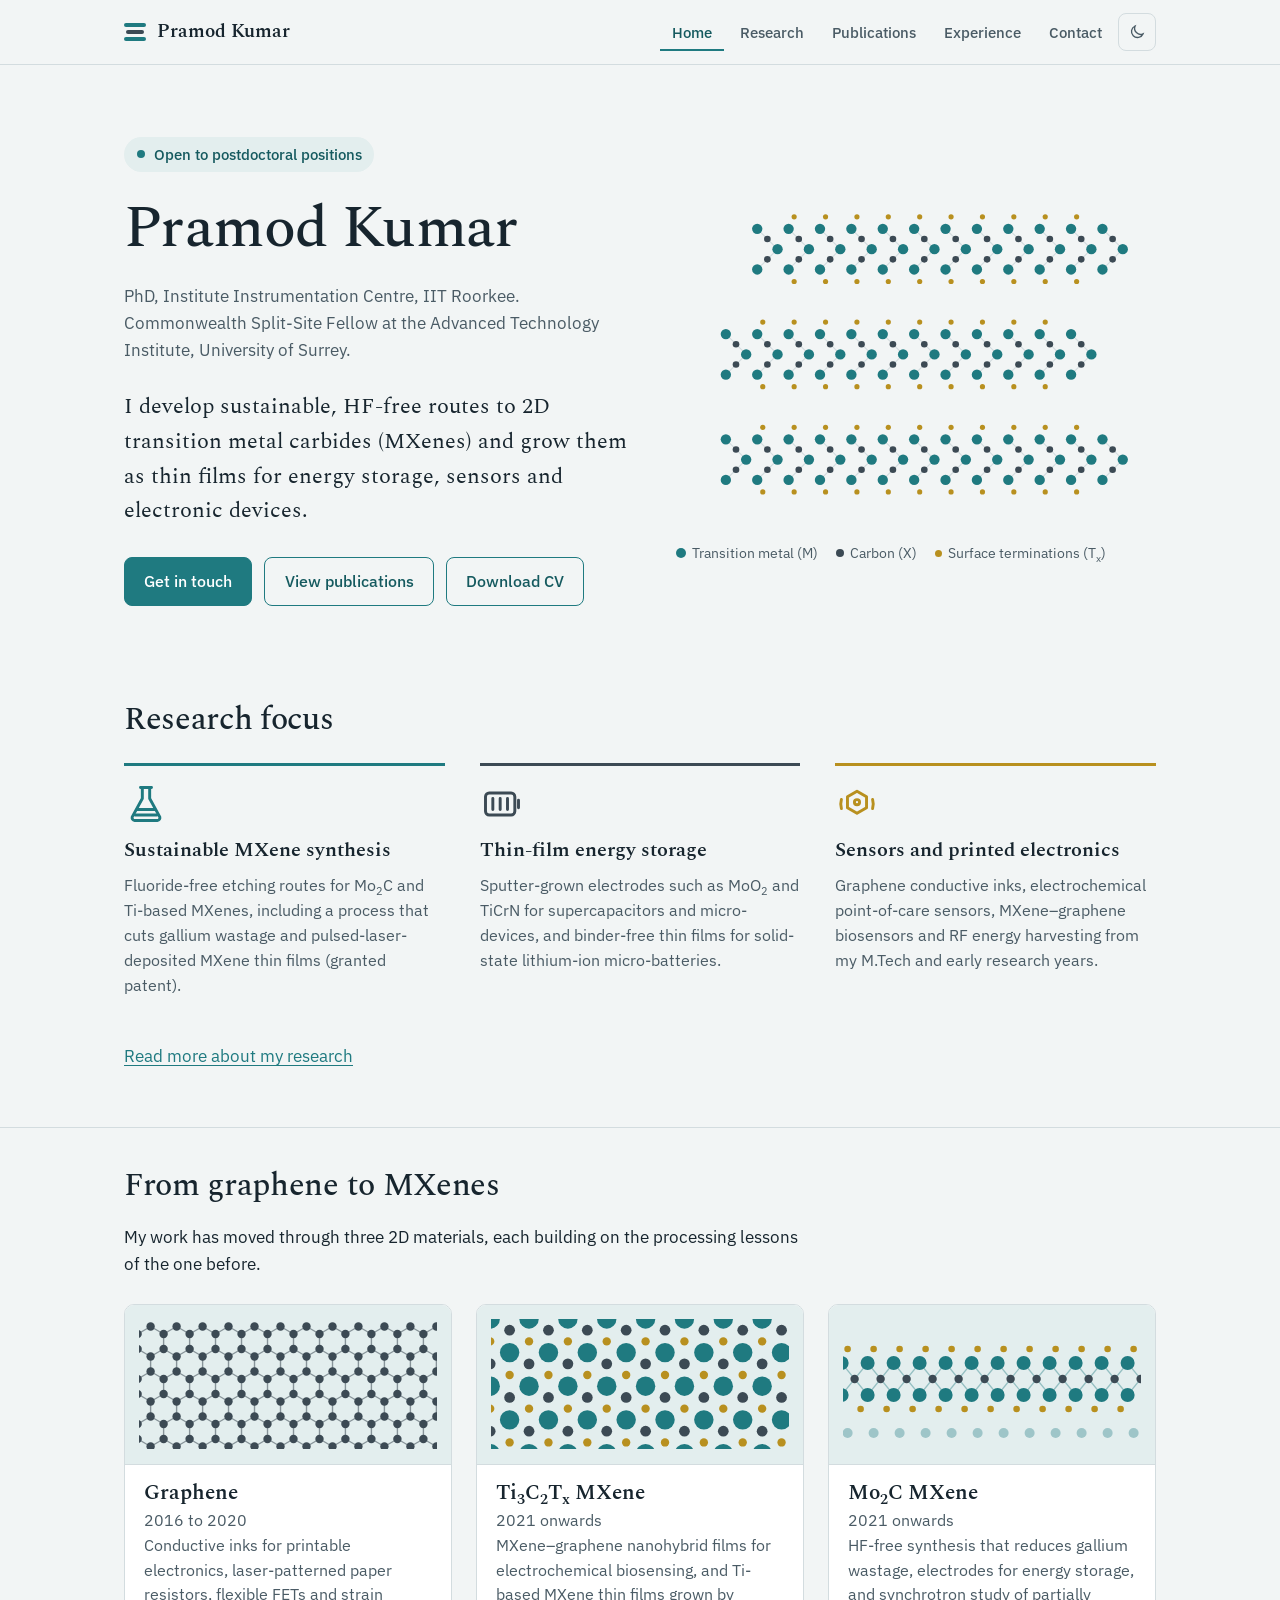
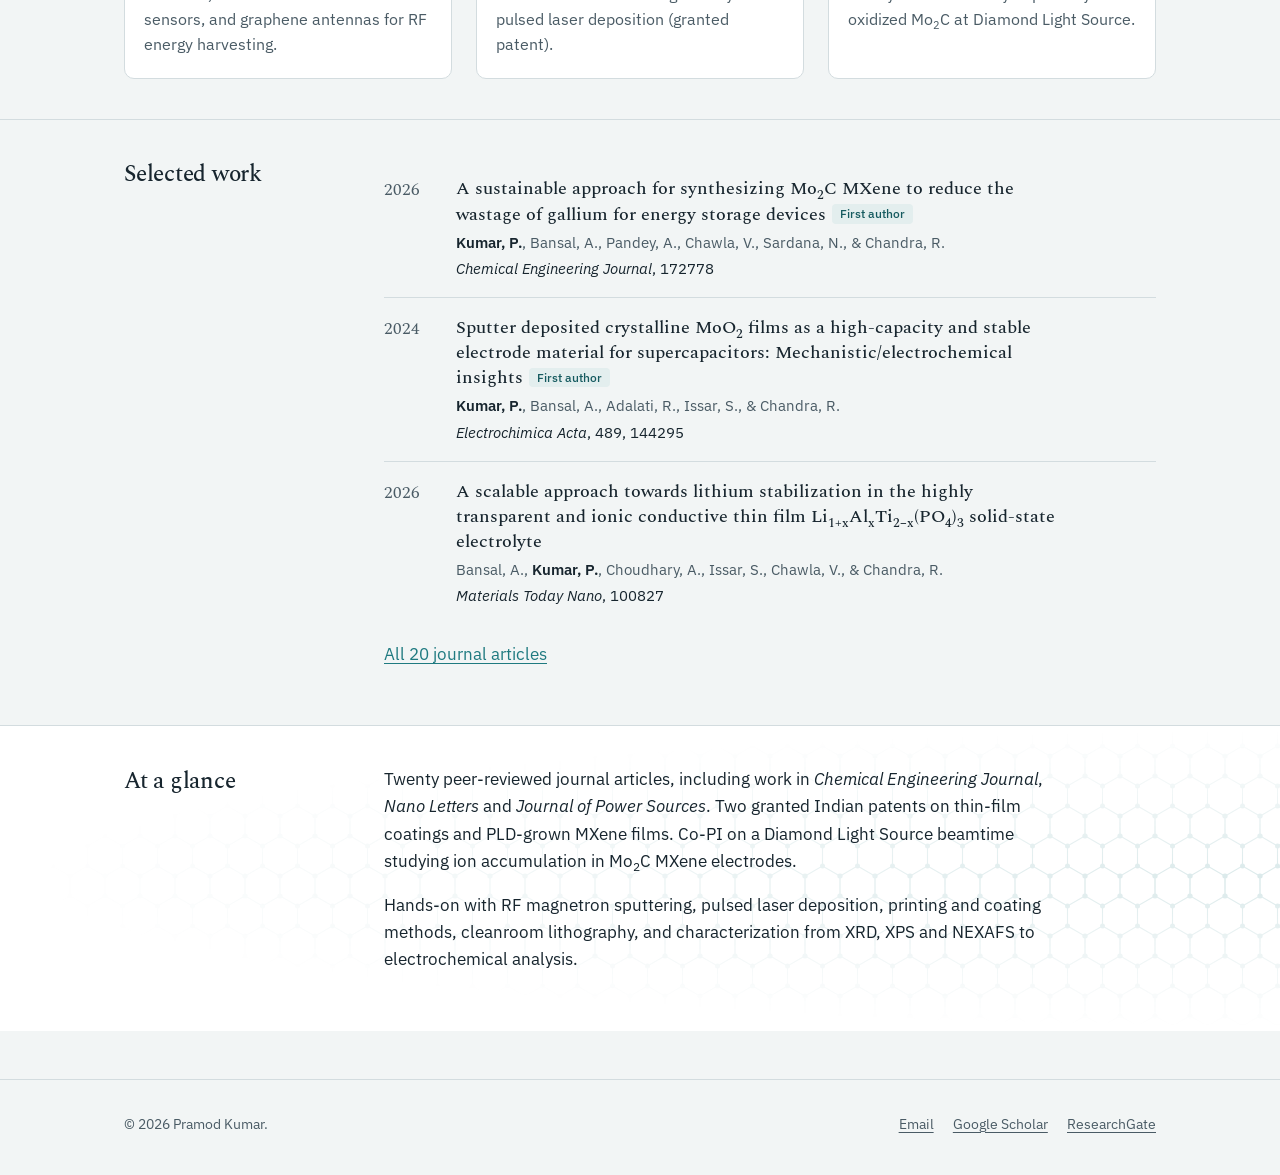
<file: index.html>
<!DOCTYPE html>
<html lang="en">
<head>
<meta charset="utf-8">
<meta name="viewport" content="width=device-width, initial-scale=1">
<title>Pramod Kumar | MXene and thin-film researcher</title>
<meta name="description" content="PhD researcher (IIT Roorkee) working on sustainable HF-free MXene synthesis, thin-film energy storage and sensors. Open to Collaborations.">
<meta name="author" content="Pramod Kumar">
<meta property="og:title" content="Pramod Kumar | MXene and thin-film researcher">
<meta property="og:description" content="PhD researcher (IIT Roorkee) working on sustainable HF-free MXene synthesis, thin-film energy storage and sensors. Open to Collaborations.">
<meta property="og:type" content="website">
<link rel="icon" href="data:image/svg+xml,%3Csvg xmlns='http://www.w3.org/2000/svg' viewBox='0 0 32 32'%3E%3Crect x='4' y='7' width='24' height='5' rx='2.5' fill='%231f7a80'/%3E%3Crect x='7' y='14' width='18' height='4' rx='2' fill='%233c4a54'/%3E%3Crect x='4' y='20' width='24' height='5' rx='2.5' fill='%231f7a80'/%3E%3C/svg%3E">
<link rel="preconnect" href="https://fonts.googleapis.com">
<link rel="preconnect" href="https://fonts.gstatic.com" crossorigin>
<link href="https://fonts.googleapis.com/css2?family=IBM+Plex+Sans:wght@400;500;600&family=Spectral:ital,wght@0,400;0,500;0,600;1,400&display=swap" rel="stylesheet">
<link rel="stylesheet" href="assets/style.css">
<script>try{var t=localStorage.getItem("pk-theme");if(t)document.documentElement.setAttribute("data-theme",t);}catch(e){}</script>
</head>
<body>
<a class="skip" href="#main">Skip to content</a>
<header class="site-header">
  <div class="wrap">
    <a class="mark" href="index.html" aria-label="Pramod Kumar, home">
      <span class="mark-icon" aria-hidden="true"><span></span><span></span><span></span></span>
      <span class="mark-name">Pramod Kumar</span>
    </a>
    <nav class="nav" aria-label="Main">
      <ul><li><a href="index.html" aria-current="page">Home</a></li><li><a href="research.html">Research</a></li><li><a href="publications.html">Publications</a></li><li><a href="experience.html">Experience</a></li><li><a href="contact.html">Contact</a></li></ul>
      <button class="icon-btn" type="button" data-theme-toggle aria-label="Switch theme"></button>
      <button class="icon-btn menu-btn" type="button" data-menu-toggle aria-expanded="false" aria-label="Open menu">
        <svg width="18" height="18" viewBox="0 0 24 24" fill="none" stroke="currentColor" stroke-width="1.8" aria-hidden="true"><path d="M4 7h16M4 12h16M4 17h16"/></svg>
      </button>
    </nav>
  </div>
</header>
<main id="main">

<section class="hero">
  <div class="wrap">
    <div>
      <p class="status">Open to postdoctoral positions</p>
      <h1>Pramod Kumar</h1>
      <p class="role">PhD, Institute Instrumentation Centre, IIT Roorkee. Commonwealth Split-Site Fellow at the Advanced Technology Institute, University of Surrey.</p>
      <p class="lede">I develop sustainable, HF-free routes to 2D transition metal carbides (MXenes) and grow them as thin films for energy storage, sensors and electronic devices.</p>
      <div class="actions">
        <a class="btn btn-primary" href="contact.html">Get in touch</a>
        <a class="btn btn-ghost" href="publications.html">View publications</a>
        <a class="btn btn-ghost" href="assets/CV_Pramod_Kumar.pdf">Download CV</a>
      </div>
    </div>
    <figure class="flake-fig">
      <svg viewBox="0 0 520 380" role="img" aria-labelledby="flake-title flake-desc" xmlns="http://www.w3.org/2000/svg">
<title id="flake-title">Side view of a multilayer M3X2Tx MXene</title>
<desc id="flake-desc">Three stacked MXene sheets, each made of three metal layers interleaved with two carbon layers and capped by surface terminations. On load the sheets separate, as in delamination.</desc>
<g class="layer">
<line class="bond" x1="88" y1="88" x2="99" y2="99"/>
<line class="bond" x1="122" y1="88" x2="133" y2="99"/>
<line class="bond" x1="156" y1="88" x2="167" y2="99"/>
<line class="bond" x1="190" y1="88" x2="201" y2="99"/>
<line class="bond" x1="224" y1="88" x2="235" y2="99"/>
<line class="bond" x1="258" y1="88" x2="269" y2="99"/>
<line class="bond" x1="292" y1="88" x2="303" y2="99"/>
<line class="bond" x1="326" y1="88" x2="337" y2="99"/>
<line class="bond" x1="360" y1="88" x2="371" y2="99"/>
<line class="bond" x1="394" y1="88" x2="405" y2="99"/>
<line class="bond" x1="428" y1="88" x2="439" y2="99"/>
<line class="bond" x1="462" y1="88" x2="473" y2="99"/>
<line class="bond" x1="99" y1="99" x2="110" y2="110"/>
<line class="bond" x1="133" y1="99" x2="144" y2="110"/>
<line class="bond" x1="167" y1="99" x2="178" y2="110"/>
<line class="bond" x1="201" y1="99" x2="212" y2="110"/>
<line class="bond" x1="235" y1="99" x2="246" y2="110"/>
<line class="bond" x1="269" y1="99" x2="280" y2="110"/>
<line class="bond" x1="303" y1="99" x2="314" y2="110"/>
<line class="bond" x1="337" y1="99" x2="348" y2="110"/>
<line class="bond" x1="371" y1="99" x2="382" y2="110"/>
<line class="bond" x1="405" y1="99" x2="416" y2="110"/>
<line class="bond" x1="439" y1="99" x2="450" y2="110"/>
<line class="bond" x1="473" y1="99" x2="484" y2="110"/>
<line class="bond" x1="110" y1="110" x2="99" y2="121"/>
<line class="bond" x1="144" y1="110" x2="133" y2="121"/>
<line class="bond" x1="178" y1="110" x2="167" y2="121"/>
<line class="bond" x1="212" y1="110" x2="201" y2="121"/>
<line class="bond" x1="246" y1="110" x2="235" y2="121"/>
<line class="bond" x1="280" y1="110" x2="269" y2="121"/>
<line class="bond" x1="314" y1="110" x2="303" y2="121"/>
<line class="bond" x1="348" y1="110" x2="337" y2="121"/>
<line class="bond" x1="382" y1="110" x2="371" y2="121"/>
<line class="bond" x1="416" y1="110" x2="405" y2="121"/>
<line class="bond" x1="450" y1="110" x2="439" y2="121"/>
<line class="bond" x1="484" y1="110" x2="473" y2="121"/>
<line class="bond" x1="99" y1="121" x2="88" y2="132"/>
<line class="bond" x1="133" y1="121" x2="122" y2="132"/>
<line class="bond" x1="167" y1="121" x2="156" y2="132"/>
<line class="bond" x1="201" y1="121" x2="190" y2="132"/>
<line class="bond" x1="235" y1="121" x2="224" y2="132"/>
<line class="bond" x1="269" y1="121" x2="258" y2="132"/>
<line class="bond" x1="303" y1="121" x2="292" y2="132"/>
<line class="bond" x1="337" y1="121" x2="326" y2="132"/>
<line class="bond" x1="371" y1="121" x2="360" y2="132"/>
<line class="bond" x1="405" y1="121" x2="394" y2="132"/>
<line class="bond" x1="439" y1="121" x2="428" y2="132"/>
<line class="bond" x1="473" y1="121" x2="462" y2="132"/>
<circle class="t" cx="128" cy="75" r="2.8"/>
<circle class="t" cx="162" cy="75" r="2.8"/>
<circle class="t" cx="196" cy="75" r="2.8"/>
<circle class="t" cx="230" cy="75" r="2.8"/>
<circle class="t" cx="264" cy="75" r="2.8"/>
<circle class="t" cx="298" cy="75" r="2.8"/>
<circle class="t" cx="332" cy="75" r="2.8"/>
<circle class="t" cx="366" cy="75" r="2.8"/>
<circle class="t" cx="400" cy="75" r="2.8"/>
<circle class="t" cx="434" cy="75" r="2.8"/>
<circle class="m" cx="88" cy="88" r="5.6"/>
<circle class="m" cx="122" cy="88" r="5.6"/>
<circle class="m" cx="156" cy="88" r="5.6"/>
<circle class="m" cx="190" cy="88" r="5.6"/>
<circle class="m" cx="224" cy="88" r="5.6"/>
<circle class="m" cx="258" cy="88" r="5.6"/>
<circle class="m" cx="292" cy="88" r="5.6"/>
<circle class="m" cx="326" cy="88" r="5.6"/>
<circle class="m" cx="360" cy="88" r="5.6"/>
<circle class="m" cx="394" cy="88" r="5.6"/>
<circle class="m" cx="428" cy="88" r="5.6"/>
<circle class="m" cx="462" cy="88" r="5.6"/>
<circle class="x" cx="99" cy="99" r="3.6"/>
<circle class="x" cx="133" cy="99" r="3.6"/>
<circle class="x" cx="167" cy="99" r="3.6"/>
<circle class="x" cx="201" cy="99" r="3.6"/>
<circle class="x" cx="235" cy="99" r="3.6"/>
<circle class="x" cx="269" cy="99" r="3.6"/>
<circle class="x" cx="303" cy="99" r="3.6"/>
<circle class="x" cx="337" cy="99" r="3.6"/>
<circle class="x" cx="371" cy="99" r="3.6"/>
<circle class="x" cx="405" cy="99" r="3.6"/>
<circle class="x" cx="439" cy="99" r="3.6"/>
<circle class="x" cx="473" cy="99" r="3.6"/>
<circle class="m" cx="110" cy="110" r="5.6"/>
<circle class="m" cx="144" cy="110" r="5.6"/>
<circle class="m" cx="178" cy="110" r="5.6"/>
<circle class="m" cx="212" cy="110" r="5.6"/>
<circle class="m" cx="246" cy="110" r="5.6"/>
<circle class="m" cx="280" cy="110" r="5.6"/>
<circle class="m" cx="314" cy="110" r="5.6"/>
<circle class="m" cx="348" cy="110" r="5.6"/>
<circle class="m" cx="382" cy="110" r="5.6"/>
<circle class="m" cx="416" cy="110" r="5.6"/>
<circle class="m" cx="450" cy="110" r="5.6"/>
<circle class="m" cx="484" cy="110" r="5.6"/>
<circle class="x" cx="99" cy="121" r="3.6"/>
<circle class="x" cx="133" cy="121" r="3.6"/>
<circle class="x" cx="167" cy="121" r="3.6"/>
<circle class="x" cx="201" cy="121" r="3.6"/>
<circle class="x" cx="235" cy="121" r="3.6"/>
<circle class="x" cx="269" cy="121" r="3.6"/>
<circle class="x" cx="303" cy="121" r="3.6"/>
<circle class="x" cx="337" cy="121" r="3.6"/>
<circle class="x" cx="371" cy="121" r="3.6"/>
<circle class="x" cx="405" cy="121" r="3.6"/>
<circle class="x" cx="439" cy="121" r="3.6"/>
<circle class="x" cx="473" cy="121" r="3.6"/>
<circle class="m" cx="88" cy="132" r="5.6"/>
<circle class="m" cx="122" cy="132" r="5.6"/>
<circle class="m" cx="156" cy="132" r="5.6"/>
<circle class="m" cx="190" cy="132" r="5.6"/>
<circle class="m" cx="224" cy="132" r="5.6"/>
<circle class="m" cx="258" cy="132" r="5.6"/>
<circle class="m" cx="292" cy="132" r="5.6"/>
<circle class="m" cx="326" cy="132" r="5.6"/>
<circle class="m" cx="360" cy="132" r="5.6"/>
<circle class="m" cx="394" cy="132" r="5.6"/>
<circle class="m" cx="428" cy="132" r="5.6"/>
<circle class="m" cx="462" cy="132" r="5.6"/>
<circle class="t" cx="128" cy="145" r="2.8"/>
<circle class="t" cx="162" cy="145" r="2.8"/>
<circle class="t" cx="196" cy="145" r="2.8"/>
<circle class="t" cx="230" cy="145" r="2.8"/>
<circle class="t" cx="264" cy="145" r="2.8"/>
<circle class="t" cx="298" cy="145" r="2.8"/>
<circle class="t" cx="332" cy="145" r="2.8"/>
<circle class="t" cx="366" cy="145" r="2.8"/>
<circle class="t" cx="400" cy="145" r="2.8"/>
<circle class="t" cx="434" cy="145" r="2.8"/>
</g>
<g class="layer">
<line class="bond" x1="54" y1="168" x2="65" y2="179"/>
<line class="bond" x1="88" y1="168" x2="99" y2="179"/>
<line class="bond" x1="122" y1="168" x2="133" y2="179"/>
<line class="bond" x1="156" y1="168" x2="167" y2="179"/>
<line class="bond" x1="190" y1="168" x2="201" y2="179"/>
<line class="bond" x1="224" y1="168" x2="235" y2="179"/>
<line class="bond" x1="258" y1="168" x2="269" y2="179"/>
<line class="bond" x1="292" y1="168" x2="303" y2="179"/>
<line class="bond" x1="326" y1="168" x2="337" y2="179"/>
<line class="bond" x1="360" y1="168" x2="371" y2="179"/>
<line class="bond" x1="394" y1="168" x2="405" y2="179"/>
<line class="bond" x1="428" y1="168" x2="439" y2="179"/>
<line class="bond" x1="65" y1="179" x2="76" y2="190"/>
<line class="bond" x1="99" y1="179" x2="110" y2="190"/>
<line class="bond" x1="133" y1="179" x2="144" y2="190"/>
<line class="bond" x1="167" y1="179" x2="178" y2="190"/>
<line class="bond" x1="201" y1="179" x2="212" y2="190"/>
<line class="bond" x1="235" y1="179" x2="246" y2="190"/>
<line class="bond" x1="269" y1="179" x2="280" y2="190"/>
<line class="bond" x1="303" y1="179" x2="314" y2="190"/>
<line class="bond" x1="337" y1="179" x2="348" y2="190"/>
<line class="bond" x1="371" y1="179" x2="382" y2="190"/>
<line class="bond" x1="405" y1="179" x2="416" y2="190"/>
<line class="bond" x1="439" y1="179" x2="450" y2="190"/>
<line class="bond" x1="76" y1="190" x2="65" y2="201"/>
<line class="bond" x1="110" y1="190" x2="99" y2="201"/>
<line class="bond" x1="144" y1="190" x2="133" y2="201"/>
<line class="bond" x1="178" y1="190" x2="167" y2="201"/>
<line class="bond" x1="212" y1="190" x2="201" y2="201"/>
<line class="bond" x1="246" y1="190" x2="235" y2="201"/>
<line class="bond" x1="280" y1="190" x2="269" y2="201"/>
<line class="bond" x1="314" y1="190" x2="303" y2="201"/>
<line class="bond" x1="348" y1="190" x2="337" y2="201"/>
<line class="bond" x1="382" y1="190" x2="371" y2="201"/>
<line class="bond" x1="416" y1="190" x2="405" y2="201"/>
<line class="bond" x1="450" y1="190" x2="439" y2="201"/>
<line class="bond" x1="65" y1="201" x2="54" y2="212"/>
<line class="bond" x1="99" y1="201" x2="88" y2="212"/>
<line class="bond" x1="133" y1="201" x2="122" y2="212"/>
<line class="bond" x1="167" y1="201" x2="156" y2="212"/>
<line class="bond" x1="201" y1="201" x2="190" y2="212"/>
<line class="bond" x1="235" y1="201" x2="224" y2="212"/>
<line class="bond" x1="269" y1="201" x2="258" y2="212"/>
<line class="bond" x1="303" y1="201" x2="292" y2="212"/>
<line class="bond" x1="337" y1="201" x2="326" y2="212"/>
<line class="bond" x1="371" y1="201" x2="360" y2="212"/>
<line class="bond" x1="405" y1="201" x2="394" y2="212"/>
<line class="bond" x1="439" y1="201" x2="428" y2="212"/>
<circle class="t" cx="94" cy="155" r="2.8"/>
<circle class="t" cx="128" cy="155" r="2.8"/>
<circle class="t" cx="162" cy="155" r="2.8"/>
<circle class="t" cx="196" cy="155" r="2.8"/>
<circle class="t" cx="230" cy="155" r="2.8"/>
<circle class="t" cx="264" cy="155" r="2.8"/>
<circle class="t" cx="298" cy="155" r="2.8"/>
<circle class="t" cx="332" cy="155" r="2.8"/>
<circle class="t" cx="366" cy="155" r="2.8"/>
<circle class="t" cx="400" cy="155" r="2.8"/>
<circle class="m" cx="54" cy="168" r="5.6"/>
<circle class="m" cx="88" cy="168" r="5.6"/>
<circle class="m" cx="122" cy="168" r="5.6"/>
<circle class="m" cx="156" cy="168" r="5.6"/>
<circle class="m" cx="190" cy="168" r="5.6"/>
<circle class="m" cx="224" cy="168" r="5.6"/>
<circle class="m" cx="258" cy="168" r="5.6"/>
<circle class="m" cx="292" cy="168" r="5.6"/>
<circle class="m" cx="326" cy="168" r="5.6"/>
<circle class="m" cx="360" cy="168" r="5.6"/>
<circle class="m" cx="394" cy="168" r="5.6"/>
<circle class="m" cx="428" cy="168" r="5.6"/>
<circle class="x" cx="65" cy="179" r="3.6"/>
<circle class="x" cx="99" cy="179" r="3.6"/>
<circle class="x" cx="133" cy="179" r="3.6"/>
<circle class="x" cx="167" cy="179" r="3.6"/>
<circle class="x" cx="201" cy="179" r="3.6"/>
<circle class="x" cx="235" cy="179" r="3.6"/>
<circle class="x" cx="269" cy="179" r="3.6"/>
<circle class="x" cx="303" cy="179" r="3.6"/>
<circle class="x" cx="337" cy="179" r="3.6"/>
<circle class="x" cx="371" cy="179" r="3.6"/>
<circle class="x" cx="405" cy="179" r="3.6"/>
<circle class="x" cx="439" cy="179" r="3.6"/>
<circle class="m" cx="76" cy="190" r="5.6"/>
<circle class="m" cx="110" cy="190" r="5.6"/>
<circle class="m" cx="144" cy="190" r="5.6"/>
<circle class="m" cx="178" cy="190" r="5.6"/>
<circle class="m" cx="212" cy="190" r="5.6"/>
<circle class="m" cx="246" cy="190" r="5.6"/>
<circle class="m" cx="280" cy="190" r="5.6"/>
<circle class="m" cx="314" cy="190" r="5.6"/>
<circle class="m" cx="348" cy="190" r="5.6"/>
<circle class="m" cx="382" cy="190" r="5.6"/>
<circle class="m" cx="416" cy="190" r="5.6"/>
<circle class="m" cx="450" cy="190" r="5.6"/>
<circle class="x" cx="65" cy="201" r="3.6"/>
<circle class="x" cx="99" cy="201" r="3.6"/>
<circle class="x" cx="133" cy="201" r="3.6"/>
<circle class="x" cx="167" cy="201" r="3.6"/>
<circle class="x" cx="201" cy="201" r="3.6"/>
<circle class="x" cx="235" cy="201" r="3.6"/>
<circle class="x" cx="269" cy="201" r="3.6"/>
<circle class="x" cx="303" cy="201" r="3.6"/>
<circle class="x" cx="337" cy="201" r="3.6"/>
<circle class="x" cx="371" cy="201" r="3.6"/>
<circle class="x" cx="405" cy="201" r="3.6"/>
<circle class="x" cx="439" cy="201" r="3.6"/>
<circle class="m" cx="54" cy="212" r="5.6"/>
<circle class="m" cx="88" cy="212" r="5.6"/>
<circle class="m" cx="122" cy="212" r="5.6"/>
<circle class="m" cx="156" cy="212" r="5.6"/>
<circle class="m" cx="190" cy="212" r="5.6"/>
<circle class="m" cx="224" cy="212" r="5.6"/>
<circle class="m" cx="258" cy="212" r="5.6"/>
<circle class="m" cx="292" cy="212" r="5.6"/>
<circle class="m" cx="326" cy="212" r="5.6"/>
<circle class="m" cx="360" cy="212" r="5.6"/>
<circle class="m" cx="394" cy="212" r="5.6"/>
<circle class="m" cx="428" cy="212" r="5.6"/>
<circle class="t" cx="94" cy="225" r="2.8"/>
<circle class="t" cx="128" cy="225" r="2.8"/>
<circle class="t" cx="162" cy="225" r="2.8"/>
<circle class="t" cx="196" cy="225" r="2.8"/>
<circle class="t" cx="230" cy="225" r="2.8"/>
<circle class="t" cx="264" cy="225" r="2.8"/>
<circle class="t" cx="298" cy="225" r="2.8"/>
<circle class="t" cx="332" cy="225" r="2.8"/>
<circle class="t" cx="366" cy="225" r="2.8"/>
<circle class="t" cx="400" cy="225" r="2.8"/>
</g>
<g class="layer">
<line class="bond" x1="54" y1="248" x2="65" y2="259"/>
<line class="bond" x1="88" y1="248" x2="99" y2="259"/>
<line class="bond" x1="122" y1="248" x2="133" y2="259"/>
<line class="bond" x1="156" y1="248" x2="167" y2="259"/>
<line class="bond" x1="190" y1="248" x2="201" y2="259"/>
<line class="bond" x1="224" y1="248" x2="235" y2="259"/>
<line class="bond" x1="258" y1="248" x2="269" y2="259"/>
<line class="bond" x1="292" y1="248" x2="303" y2="259"/>
<line class="bond" x1="326" y1="248" x2="337" y2="259"/>
<line class="bond" x1="360" y1="248" x2="371" y2="259"/>
<line class="bond" x1="394" y1="248" x2="405" y2="259"/>
<line class="bond" x1="428" y1="248" x2="439" y2="259"/>
<line class="bond" x1="462" y1="248" x2="473" y2="259"/>
<line class="bond" x1="65" y1="259" x2="76" y2="270"/>
<line class="bond" x1="99" y1="259" x2="110" y2="270"/>
<line class="bond" x1="133" y1="259" x2="144" y2="270"/>
<line class="bond" x1="167" y1="259" x2="178" y2="270"/>
<line class="bond" x1="201" y1="259" x2="212" y2="270"/>
<line class="bond" x1="235" y1="259" x2="246" y2="270"/>
<line class="bond" x1="269" y1="259" x2="280" y2="270"/>
<line class="bond" x1="303" y1="259" x2="314" y2="270"/>
<line class="bond" x1="337" y1="259" x2="348" y2="270"/>
<line class="bond" x1="371" y1="259" x2="382" y2="270"/>
<line class="bond" x1="405" y1="259" x2="416" y2="270"/>
<line class="bond" x1="439" y1="259" x2="450" y2="270"/>
<line class="bond" x1="473" y1="259" x2="484" y2="270"/>
<line class="bond" x1="76" y1="270" x2="65" y2="281"/>
<line class="bond" x1="110" y1="270" x2="99" y2="281"/>
<line class="bond" x1="144" y1="270" x2="133" y2="281"/>
<line class="bond" x1="178" y1="270" x2="167" y2="281"/>
<line class="bond" x1="212" y1="270" x2="201" y2="281"/>
<line class="bond" x1="246" y1="270" x2="235" y2="281"/>
<line class="bond" x1="280" y1="270" x2="269" y2="281"/>
<line class="bond" x1="314" y1="270" x2="303" y2="281"/>
<line class="bond" x1="348" y1="270" x2="337" y2="281"/>
<line class="bond" x1="382" y1="270" x2="371" y2="281"/>
<line class="bond" x1="416" y1="270" x2="405" y2="281"/>
<line class="bond" x1="450" y1="270" x2="439" y2="281"/>
<line class="bond" x1="484" y1="270" x2="473" y2="281"/>
<line class="bond" x1="65" y1="281" x2="54" y2="292"/>
<line class="bond" x1="99" y1="281" x2="88" y2="292"/>
<line class="bond" x1="133" y1="281" x2="122" y2="292"/>
<line class="bond" x1="167" y1="281" x2="156" y2="292"/>
<line class="bond" x1="201" y1="281" x2="190" y2="292"/>
<line class="bond" x1="235" y1="281" x2="224" y2="292"/>
<line class="bond" x1="269" y1="281" x2="258" y2="292"/>
<line class="bond" x1="303" y1="281" x2="292" y2="292"/>
<line class="bond" x1="337" y1="281" x2="326" y2="292"/>
<line class="bond" x1="371" y1="281" x2="360" y2="292"/>
<line class="bond" x1="405" y1="281" x2="394" y2="292"/>
<line class="bond" x1="439" y1="281" x2="428" y2="292"/>
<line class="bond" x1="473" y1="281" x2="462" y2="292"/>
<circle class="t" cx="94" cy="235" r="2.8"/>
<circle class="t" cx="128" cy="235" r="2.8"/>
<circle class="t" cx="162" cy="235" r="2.8"/>
<circle class="t" cx="196" cy="235" r="2.8"/>
<circle class="t" cx="230" cy="235" r="2.8"/>
<circle class="t" cx="264" cy="235" r="2.8"/>
<circle class="t" cx="298" cy="235" r="2.8"/>
<circle class="t" cx="332" cy="235" r="2.8"/>
<circle class="t" cx="366" cy="235" r="2.8"/>
<circle class="t" cx="400" cy="235" r="2.8"/>
<circle class="t" cx="434" cy="235" r="2.8"/>
<circle class="m" cx="54" cy="248" r="5.6"/>
<circle class="m" cx="88" cy="248" r="5.6"/>
<circle class="m" cx="122" cy="248" r="5.6"/>
<circle class="m" cx="156" cy="248" r="5.6"/>
<circle class="m" cx="190" cy="248" r="5.6"/>
<circle class="m" cx="224" cy="248" r="5.6"/>
<circle class="m" cx="258" cy="248" r="5.6"/>
<circle class="m" cx="292" cy="248" r="5.6"/>
<circle class="m" cx="326" cy="248" r="5.6"/>
<circle class="m" cx="360" cy="248" r="5.6"/>
<circle class="m" cx="394" cy="248" r="5.6"/>
<circle class="m" cx="428" cy="248" r="5.6"/>
<circle class="m" cx="462" cy="248" r="5.6"/>
<circle class="x" cx="65" cy="259" r="3.6"/>
<circle class="x" cx="99" cy="259" r="3.6"/>
<circle class="x" cx="133" cy="259" r="3.6"/>
<circle class="x" cx="167" cy="259" r="3.6"/>
<circle class="x" cx="201" cy="259" r="3.6"/>
<circle class="x" cx="235" cy="259" r="3.6"/>
<circle class="x" cx="269" cy="259" r="3.6"/>
<circle class="x" cx="303" cy="259" r="3.6"/>
<circle class="x" cx="337" cy="259" r="3.6"/>
<circle class="x" cx="371" cy="259" r="3.6"/>
<circle class="x" cx="405" cy="259" r="3.6"/>
<circle class="x" cx="439" cy="259" r="3.6"/>
<circle class="x" cx="473" cy="259" r="3.6"/>
<circle class="m" cx="76" cy="270" r="5.6"/>
<circle class="m" cx="110" cy="270" r="5.6"/>
<circle class="m" cx="144" cy="270" r="5.6"/>
<circle class="m" cx="178" cy="270" r="5.6"/>
<circle class="m" cx="212" cy="270" r="5.6"/>
<circle class="m" cx="246" cy="270" r="5.6"/>
<circle class="m" cx="280" cy="270" r="5.6"/>
<circle class="m" cx="314" cy="270" r="5.6"/>
<circle class="m" cx="348" cy="270" r="5.6"/>
<circle class="m" cx="382" cy="270" r="5.6"/>
<circle class="m" cx="416" cy="270" r="5.6"/>
<circle class="m" cx="450" cy="270" r="5.6"/>
<circle class="m" cx="484" cy="270" r="5.6"/>
<circle class="x" cx="65" cy="281" r="3.6"/>
<circle class="x" cx="99" cy="281" r="3.6"/>
<circle class="x" cx="133" cy="281" r="3.6"/>
<circle class="x" cx="167" cy="281" r="3.6"/>
<circle class="x" cx="201" cy="281" r="3.6"/>
<circle class="x" cx="235" cy="281" r="3.6"/>
<circle class="x" cx="269" cy="281" r="3.6"/>
<circle class="x" cx="303" cy="281" r="3.6"/>
<circle class="x" cx="337" cy="281" r="3.6"/>
<circle class="x" cx="371" cy="281" r="3.6"/>
<circle class="x" cx="405" cy="281" r="3.6"/>
<circle class="x" cx="439" cy="281" r="3.6"/>
<circle class="x" cx="473" cy="281" r="3.6"/>
<circle class="m" cx="54" cy="292" r="5.6"/>
<circle class="m" cx="88" cy="292" r="5.6"/>
<circle class="m" cx="122" cy="292" r="5.6"/>
<circle class="m" cx="156" cy="292" r="5.6"/>
<circle class="m" cx="190" cy="292" r="5.6"/>
<circle class="m" cx="224" cy="292" r="5.6"/>
<circle class="m" cx="258" cy="292" r="5.6"/>
<circle class="m" cx="292" cy="292" r="5.6"/>
<circle class="m" cx="326" cy="292" r="5.6"/>
<circle class="m" cx="360" cy="292" r="5.6"/>
<circle class="m" cx="394" cy="292" r="5.6"/>
<circle class="m" cx="428" cy="292" r="5.6"/>
<circle class="m" cx="462" cy="292" r="5.6"/>
<circle class="t" cx="94" cy="305" r="2.8"/>
<circle class="t" cx="128" cy="305" r="2.8"/>
<circle class="t" cx="162" cy="305" r="2.8"/>
<circle class="t" cx="196" cy="305" r="2.8"/>
<circle class="t" cx="230" cy="305" r="2.8"/>
<circle class="t" cx="264" cy="305" r="2.8"/>
<circle class="t" cx="298" cy="305" r="2.8"/>
<circle class="t" cx="332" cy="305" r="2.8"/>
<circle class="t" cx="366" cy="305" r="2.8"/>
<circle class="t" cx="400" cy="305" r="2.8"/>
<circle class="t" cx="434" cy="305" r="2.8"/>
</g>
</svg>
      <figcaption>
        <span class="key"><i class="km"></i><span>Transition metal (M)</span></span>
        <span class="key"><i class="kx"></i><span>Carbon (X)</span></span>
        <span class="key"><i class="kt"></i><span>Surface terminations (T<sub>x</sub>)</span></span>
      </figcaption>
    </figure>
  </div>
</section>

<section class="section">
  <div class="wrap">
    <h2>Research focus</h2>
    <div class="themes">
      <div class="theme">
        <svg class="theme-icon" viewBox="0 0 24 24" fill="none" stroke="currentColor" stroke-width="1.6" stroke-linecap="round" stroke-linejoin="round" aria-hidden="true"><path d="M9 3h6M10 3v6L4.5 19a1.5 1.5 0 0 0 1.3 2h12.4a1.5 1.5 0 0 0 1.3-2L14 9V3"/><path d="M7.2 15h9.6M6 18h12"/></svg>
        <h3>Sustainable MXene synthesis</h3>
        <p>Fluoride-free etching routes for Mo<sub>2</sub>C and Ti-based MXenes, including a process that cuts gallium wastage and pulsed-laser-deposited MXene thin films (granted patent).</p>
      </div>
      <div class="theme">
        <svg class="theme-icon" viewBox="0 0 24 24" fill="none" stroke="currentColor" stroke-width="1.6" stroke-linecap="round" stroke-linejoin="round" aria-hidden="true"><rect x="3" y="6" width="16" height="12" rx="2"/><path d="M21 10v4M7 9v6M11 9v6M15 9v6"/></svg>
        <h3>Thin-film energy storage</h3>
        <p>Sputter-grown electrodes such as MoO<sub>2</sub> and TiCrN for supercapacitors and micro-devices, and binder-free thin films for solid-state lithium-ion micro-batteries.</p>
      </div>
      <div class="theme">
        <svg class="theme-icon" viewBox="0 0 24 24" fill="none" stroke="currentColor" stroke-width="1.6" stroke-linecap="round" stroke-linejoin="round" aria-hidden="true"><path d="M12 5l5.2 3v6L12 17l-5.2-3V8z"/><path d="M3.5 9.5a9 9 0 0 0 0 5M20.5 9.5a9 9 0 0 1 0 5"/><circle cx="12" cy="11" r="1.4"/></svg>
        <h3>Sensors and printed electronics</h3>
        <p>Graphene conductive inks, electrochemical point-of-care sensors, MXene&ndash;graphene biosensors and RF energy harvesting from my M.Tech and early research years.</p>
      </div>
    </div>
    <p style="margin-top:1.8rem"><a href="research.html">Read more about my research</a></p>
  </div>
</section>


<section class="section">
  <div class="wrap">
    <h2>From graphene to MXenes</h2>
    <p>My work has moved through three 2D materials, each building on the processing lessons of the one before.</p>
    <div class="journey">
      <article class="mat">
        <div class="mat-art"><svg viewBox="0 0 300 130" preserveAspectRatio="xMidYMid slice" aria-hidden="true"><line class="b" x1="116.9" y1="37.5" x2="116.9" y2="52.5"/><line class="b" x1="168.9" y1="82.5" x2="168.9" y2="97.5"/><line class="b" x1="90.9" y1="7.5" x2="103.9" y2="15.0"/><line class="b" x1="194.9" y1="7.5" x2="207.8" y2="15.0"/><line class="b" x1="52.0" y1="15.0" x2="52.0" y2="30.0"/><line class="b" x1="129.9" y1="105.0" x2="142.9" y2="97.5"/><line class="b" x1="181.9" y1="30.0" x2="194.9" y2="37.5"/><line class="b" x1="285.8" y1="105.0" x2="285.8" y2="120.0"/><line class="b" x1="220.8" y1="37.5" x2="220.8" y2="52.5"/><line class="b" x1="168.9" y1="7.5" x2="181.9" y2="15.0"/><line class="b" x1="129.9" y1="120.0" x2="142.9" y2="127.5"/><line class="b" x1="207.8" y1="15.0" x2="220.8" y2="7.5"/><line class="b" x1="246.8" y1="97.5" x2="259.8" y2="105.0"/><line class="b" x1="142.9" y1="127.5" x2="155.9" y2="120.0"/><line class="b" x1="77.9" y1="30.0" x2="90.9" y2="37.5"/><line class="b" x1="168.9" y1="52.5" x2="181.9" y2="60.0"/><line class="b" x1="-0.0" y1="15.0" x2="0.0" y2="30.0"/><line class="b" x1="65.0" y1="82.5" x2="65.0" y2="97.5"/><line class="b" x1="220.8" y1="127.5" x2="233.8" y2="120.0"/><line class="b" x1="272.8" y1="37.5" x2="285.8" y2="30.0"/><line class="b" x1="155.9" y1="60.0" x2="155.9" y2="75.0"/><line class="b" x1="272.8" y1="52.5" x2="285.8" y2="60.0"/><line class="b" x1="116.9" y1="7.5" x2="129.9" y2="15.0"/><line class="b" x1="259.8" y1="105.0" x2="272.8" y2="97.5"/><line class="b" x1="103.9" y1="15.0" x2="116.9" y2="7.5"/><line class="b" x1="26.0" y1="120.0" x2="39.0" y2="127.5"/><line class="b" x1="233.8" y1="60.0" x2="233.8" y2="75.0"/><line class="b" x1="39.0" y1="127.5" x2="52.0" y2="120.0"/><line class="b" x1="220.8" y1="7.5" x2="233.8" y2="15.0"/><line class="b" x1="285.8" y1="105.0" x2="298.8" y2="97.5"/><line class="b" x1="13.0" y1="37.5" x2="26.0" y2="30.0"/><line class="b" x1="52.0" y1="60.0" x2="65.0" y2="52.5"/><line class="b" x1="77.9" y1="75.0" x2="90.9" y2="82.5"/><line class="b" x1="0.0" y1="15.0" x2="13.0" y2="7.5"/><line class="b" x1="129.9" y1="60.0" x2="129.9" y2="75.0"/><line class="b" x1="13.0" y1="37.5" x2="13.0" y2="52.5"/><line class="b" x1="90.9" y1="82.5" x2="103.9" y2="75.0"/><line class="b" x1="207.8" y1="60.0" x2="220.8" y2="52.5"/><line class="b" x1="77.9" y1="15.0" x2="77.9" y2="30.0"/><line class="b" x1="90.9" y1="37.5" x2="90.9" y2="52.5"/><line class="b" x1="142.9" y1="82.5" x2="142.9" y2="97.5"/><line class="b" x1="155.9" y1="30.0" x2="168.9" y2="37.5"/><line class="b" x1="246.8" y1="82.5" x2="246.8" y2="97.5"/><line class="b" x1="-0.0" y1="30.0" x2="13.0" y2="37.5"/><line class="b" x1="13.0" y1="52.5" x2="26.0" y2="60.0"/><line class="b" x1="259.8" y1="105.0" x2="259.8" y2="120.0"/><line class="b" x1="233.8" y1="120.0" x2="246.8" y2="127.5"/><line class="b" x1="168.9" y1="37.5" x2="181.9" y2="30.0"/><line class="b" x1="142.9" y1="7.5" x2="155.9" y2="15.0"/><line class="b" x1="272.8" y1="97.5" x2="285.8" y2="105.0"/><line class="b" x1="52.0" y1="60.0" x2="52.0" y2="75.0"/><line class="b" x1="-0.0" y1="75.0" x2="13.0" y2="82.5"/><line class="b" x1="181.9" y1="105.0" x2="194.9" y2="97.5"/><line class="b" x1="220.8" y1="52.5" x2="233.8" y2="60.0"/><line class="b" x1="142.9" y1="52.5" x2="155.9" y2="60.0"/><line class="b" x1="246.8" y1="37.5" x2="259.8" y2="30.0"/><line class="b" x1="13.0" y1="82.5" x2="13.0" y2="97.5"/><line class="b" x1="52.0" y1="30.0" x2="65.0" y2="37.5"/><line class="b" x1="65.0" y1="37.5" x2="77.9" y2="30.0"/><line class="b" x1="77.9" y1="15.0" x2="90.9" y2="7.5"/><line class="b" x1="0.0" y1="60.0" x2="13.0" y2="52.5"/><line class="b" x1="246.8" y1="82.5" x2="259.8" y2="75.0"/><line class="b" x1="207.8" y1="60.0" x2="207.8" y2="75.0"/><line class="b" x1="103.9" y1="75.0" x2="116.9" y2="82.5"/><line class="b" x1="285.8" y1="30.0" x2="298.8" y2="37.5"/><line class="b" x1="13.0" y1="97.5" x2="26.0" y2="105.0"/><line class="b" x1="39.0" y1="52.5" x2="52.0" y2="60.0"/><line class="b" x1="65.0" y1="52.5" x2="77.9" y2="60.0"/><line class="b" x1="26.0" y1="60.0" x2="39.0" y2="52.5"/><line class="b" x1="233.8" y1="105.0" x2="233.8" y2="120.0"/><line class="b" x1="194.9" y1="37.5" x2="207.8" y2="30.0"/><line class="b" x1="207.8" y1="120.0" x2="220.8" y2="127.5"/><line class="b" x1="13.0" y1="82.5" x2="26.0" y2="75.0"/><line class="b" x1="298.8" y1="37.5" x2="298.8" y2="52.5"/><line class="b" x1="181.9" y1="105.0" x2="181.9" y2="120.0"/><line class="b" x1="26.0" y1="105.0" x2="39.0" y2="97.5"/><line class="b" x1="194.9" y1="52.5" x2="207.8" y2="60.0"/><line class="b" x1="220.8" y1="82.5" x2="220.8" y2="97.5"/><line class="b" x1="194.9" y1="37.5" x2="194.9" y2="52.5"/><line class="b" x1="103.9" y1="120.0" x2="116.9" y2="127.5"/><line class="b" x1="259.8" y1="15.0" x2="259.8" y2="30.0"/><line class="b" x1="77.9" y1="60.0" x2="90.9" y2="52.5"/><line class="b" x1="26.0" y1="60.0" x2="26.0" y2="75.0"/><line class="b" x1="116.9" y1="127.5" x2="129.9" y2="120.0"/><line class="b" x1="233.8" y1="105.0" x2="246.8" y2="97.5"/><line class="b" x1="155.9" y1="105.0" x2="168.9" y2="97.5"/><line class="b" x1="65.0" y1="97.5" x2="77.9" y2="105.0"/><line class="b" x1="116.9" y1="82.5" x2="116.9" y2="97.5"/><line class="b" x1="26.0" y1="105.0" x2="26.0" y2="120.0"/><line class="b" x1="103.9" y1="60.0" x2="103.9" y2="75.0"/><line class="b" x1="26.0" y1="30.0" x2="39.0" y2="37.5"/><line class="b" x1="168.9" y1="82.5" x2="181.9" y2="75.0"/><line class="b" x1="194.9" y1="82.5" x2="207.8" y2="75.0"/><line class="b" x1="142.9" y1="37.5" x2="155.9" y2="30.0"/><line class="b" x1="246.8" y1="7.5" x2="259.8" y2="15.0"/><line class="b" x1="194.9" y1="97.5" x2="207.8" y2="105.0"/><line class="b" x1="103.9" y1="105.0" x2="103.9" y2="120.0"/><line class="b" x1="129.9" y1="30.0" x2="142.9" y2="37.5"/><line class="b" x1="259.8" y1="30.0" x2="272.8" y2="37.5"/><line class="b" x1="285.8" y1="15.0" x2="285.8" y2="30.0"/><line class="b" x1="52.0" y1="105.0" x2="65.0" y2="97.5"/><line class="b" x1="168.9" y1="97.5" x2="181.9" y2="105.0"/><line class="b" x1="272.8" y1="82.5" x2="285.8" y2="75.0"/><line class="b" x1="259.8" y1="15.0" x2="272.8" y2="7.5"/><line class="b" x1="207.8" y1="105.0" x2="207.8" y2="120.0"/><line class="b" x1="272.8" y1="37.5" x2="272.8" y2="52.5"/><line class="b" x1="-0.0" y1="60.0" x2="0.0" y2="75.0"/><line class="b" x1="155.9" y1="105.0" x2="155.9" y2="120.0"/><line class="b" x1="116.9" y1="52.5" x2="129.9" y2="60.0"/><line class="b" x1="39.0" y1="37.5" x2="52.0" y2="30.0"/><line class="b" x1="272.8" y1="127.5" x2="285.8" y2="120.0"/><line class="b" x1="90.9" y1="52.5" x2="103.9" y2="60.0"/><line class="b" x1="103.9" y1="60.0" x2="116.9" y2="52.5"/><line class="b" x1="-0.0" y1="105.0" x2="0.0" y2="120.0"/><line class="b" x1="129.9" y1="15.0" x2="142.9" y2="7.5"/><line class="b" x1="233.8" y1="30.0" x2="246.8" y2="37.5"/><line class="b" x1="272.8" y1="7.5" x2="285.8" y2="15.0"/><line class="b" x1="168.9" y1="37.5" x2="168.9" y2="52.5"/><line class="b" x1="181.9" y1="75.0" x2="194.9" y2="82.5"/><line class="b" x1="90.9" y1="97.5" x2="103.9" y2="105.0"/><line class="b" x1="103.9" y1="105.0" x2="116.9" y2="97.5"/><line class="b" x1="52.0" y1="105.0" x2="52.0" y2="120.0"/><line class="b" x1="285.8" y1="15.0" x2="298.8" y2="7.5"/><line class="b" x1="77.9" y1="120.0" x2="90.9" y2="127.5"/><line class="b" x1="220.8" y1="97.5" x2="233.8" y2="105.0"/><line class="b" x1="90.9" y1="127.5" x2="103.9" y2="120.0"/><line class="b" x1="207.8" y1="105.0" x2="220.8" y2="97.5"/><line class="b" x1="90.9" y1="82.5" x2="90.9" y2="97.5"/><line class="b" x1="129.9" y1="105.0" x2="129.9" y2="120.0"/><line class="b" x1="129.9" y1="75.0" x2="142.9" y2="82.5"/><line class="b" x1="77.9" y1="60.0" x2="77.9" y2="75.0"/><line class="b" x1="142.9" y1="82.5" x2="155.9" y2="75.0"/><line class="b" x1="65.0" y1="37.5" x2="65.0" y2="52.5"/><line class="b" x1="0.0" y1="105.0" x2="13.0" y2="97.5"/><line class="b" x1="233.8" y1="75.0" x2="246.8" y2="82.5"/><line class="b" x1="155.9" y1="15.0" x2="168.9" y2="7.5"/><line class="b" x1="-0.0" y1="120.0" x2="13.0" y2="127.5"/><line class="b" x1="77.9" y1="105.0" x2="77.9" y2="120.0"/><line class="b" x1="142.9" y1="97.5" x2="155.9" y2="105.0"/><line class="b" x1="181.9" y1="120.0" x2="194.9" y2="127.5"/><line class="b" x1="26.0" y1="75.0" x2="39.0" y2="82.5"/><line class="b" x1="246.8" y1="52.5" x2="259.8" y2="60.0"/><line class="b" x1="39.0" y1="82.5" x2="52.0" y2="75.0"/><line class="b" x1="116.9" y1="97.5" x2="129.9" y2="105.0"/><line class="b" x1="285.8" y1="60.0" x2="298.8" y2="52.5"/><line class="b" x1="233.8" y1="15.0" x2="233.8" y2="30.0"/><line class="b" x1="52.0" y1="15.0" x2="65.0" y2="7.5"/><line class="b" x1="272.8" y1="82.5" x2="272.8" y2="97.5"/><line class="b" x1="65.0" y1="82.5" x2="77.9" y2="75.0"/><line class="b" x1="285.8" y1="75.0" x2="298.8" y2="82.5"/><line class="b" x1="39.0" y1="97.5" x2="52.0" y2="105.0"/><line class="b" x1="246.8" y1="127.5" x2="259.8" y2="120.0"/><line class="b" x1="13.0" y1="127.5" x2="26.0" y2="120.0"/><line class="b" x1="298.8" y1="82.5" x2="298.8" y2="97.5"/><line class="b" x1="155.9" y1="75.0" x2="168.9" y2="82.5"/><line class="b" x1="77.9" y1="105.0" x2="90.9" y2="97.5"/><line class="b" x1="285.8" y1="120.0" x2="298.8" y2="127.5"/><line class="b" x1="90.9" y1="37.5" x2="103.9" y2="30.0"/><line class="b" x1="181.9" y1="15.0" x2="181.9" y2="30.0"/><line class="b" x1="181.9" y1="15.0" x2="194.9" y2="7.5"/><line class="b" x1="13.0" y1="7.5" x2="26.0" y2="15.0"/><line class="b" x1="259.8" y1="60.0" x2="259.8" y2="75.0"/><line class="b" x1="207.8" y1="30.0" x2="220.8" y2="37.5"/><line class="b" x1="142.9" y1="37.5" x2="142.9" y2="52.5"/><line class="b" x1="233.8" y1="15.0" x2="246.8" y2="7.5"/><line class="b" x1="220.8" y1="37.5" x2="233.8" y2="30.0"/><line class="b" x1="129.9" y1="15.0" x2="129.9" y2="30.0"/><line class="b" x1="65.0" y1="127.5" x2="77.9" y2="120.0"/><line class="b" x1="207.8" y1="75.0" x2="220.8" y2="82.5"/><line class="b" x1="194.9" y1="82.5" x2="194.9" y2="97.5"/><line class="b" x1="220.8" y1="82.5" x2="233.8" y2="75.0"/><line class="b" x1="246.8" y1="37.5" x2="246.8" y2="52.5"/><line class="b" x1="155.9" y1="120.0" x2="168.9" y2="127.5"/><line class="b" x1="65.0" y1="7.5" x2="77.9" y2="15.0"/><line class="b" x1="39.0" y1="37.5" x2="39.0" y2="52.5"/><line class="b" x1="168.9" y1="127.5" x2="181.9" y2="120.0"/><line class="b" x1="103.9" y1="30.0" x2="116.9" y2="37.5"/><line class="b" x1="26.0" y1="15.0" x2="26.0" y2="30.0"/><line class="b" x1="52.0" y1="75.0" x2="65.0" y2="82.5"/><line class="b" x1="259.8" y1="60.0" x2="272.8" y2="52.5"/><line class="b" x1="181.9" y1="60.0" x2="194.9" y2="52.5"/><line class="b" x1="116.9" y1="37.5" x2="129.9" y2="30.0"/><line class="b" x1="129.9" y1="60.0" x2="142.9" y2="52.5"/><line class="b" x1="26.0" y1="15.0" x2="39.0" y2="7.5"/><line class="b" x1="259.8" y1="75.0" x2="272.8" y2="82.5"/><line class="b" x1="52.0" y1="120.0" x2="65.0" y2="127.5"/><line class="b" x1="285.8" y1="60.0" x2="285.8" y2="75.0"/><line class="b" x1="259.8" y1="120.0" x2="272.8" y2="127.5"/><line class="b" x1="39.0" y1="82.5" x2="39.0" y2="97.5"/><line class="b" x1="207.8" y1="15.0" x2="207.8" y2="30.0"/><line class="b" x1="155.9" y1="15.0" x2="155.9" y2="30.0"/><line class="b" x1="39.0" y1="7.5" x2="52.0" y2="15.0"/><line class="b" x1="194.9" y1="127.5" x2="207.8" y2="120.0"/><line class="b" x1="181.9" y1="60.0" x2="181.9" y2="75.0"/><line class="b" x1="116.9" y1="82.5" x2="129.9" y2="75.0"/><line class="b" x1="233.8" y1="60.0" x2="246.8" y2="52.5"/><line class="b" x1="155.9" y1="60.0" x2="168.9" y2="52.5"/><line class="b" x1="103.9" y1="15.0" x2="103.9" y2="30.0"/><circle class="c" cx="13.0" cy="7.5" r="4.2"/><circle class="c" cx="0.0" cy="15.0" r="4.2"/><circle class="c" cx="39.0" cy="7.5" r="4.2"/><circle class="c" cx="26.0" cy="15.0" r="4.2"/><circle class="c" cx="65.0" cy="7.5" r="4.2"/><circle class="c" cx="52.0" cy="15.0" r="4.2"/><circle class="c" cx="90.9" cy="7.5" r="4.2"/><circle class="c" cx="77.9" cy="15.0" r="4.2"/><circle class="c" cx="116.9" cy="7.5" r="4.2"/><circle class="c" cx="103.9" cy="15.0" r="4.2"/><circle class="c" cx="142.9" cy="7.5" r="4.2"/><circle class="c" cx="129.9" cy="15.0" r="4.2"/><circle class="c" cx="168.9" cy="7.5" r="4.2"/><circle class="c" cx="155.9" cy="15.0" r="4.2"/><circle class="c" cx="194.9" cy="7.5" r="4.2"/><circle class="c" cx="181.9" cy="15.0" r="4.2"/><circle class="c" cx="220.8" cy="7.5" r="4.2"/><circle class="c" cx="207.8" cy="15.0" r="4.2"/><circle class="c" cx="246.8" cy="7.5" r="4.2"/><circle class="c" cx="233.8" cy="15.0" r="4.2"/><circle class="c" cx="272.8" cy="7.5" r="4.2"/><circle class="c" cx="259.8" cy="15.0" r="4.2"/><circle class="c" cx="298.8" cy="7.5" r="4.2"/><circle class="c" cx="285.8" cy="15.0" r="4.2"/><circle class="c" cx="-0.0" cy="30.0" r="4.2"/><circle class="c" cx="26.0" cy="30.0" r="4.2"/><circle class="c" cx="13.0" cy="37.5" r="4.2"/><circle class="c" cx="52.0" cy="30.0" r="4.2"/><circle class="c" cx="39.0" cy="37.5" r="4.2"/><circle class="c" cx="77.9" cy="30.0" r="4.2"/><circle class="c" cx="65.0" cy="37.5" r="4.2"/><circle class="c" cx="103.9" cy="30.0" r="4.2"/><circle class="c" cx="90.9" cy="37.5" r="4.2"/><circle class="c" cx="129.9" cy="30.0" r="4.2"/><circle class="c" cx="116.9" cy="37.5" r="4.2"/><circle class="c" cx="155.9" cy="30.0" r="4.2"/><circle class="c" cx="142.9" cy="37.5" r="4.2"/><circle class="c" cx="181.9" cy="30.0" r="4.2"/><circle class="c" cx="168.9" cy="37.5" r="4.2"/><circle class="c" cx="207.8" cy="30.0" r="4.2"/><circle class="c" cx="194.9" cy="37.5" r="4.2"/><circle class="c" cx="233.8" cy="30.0" r="4.2"/><circle class="c" cx="220.8" cy="37.5" r="4.2"/><circle class="c" cx="259.8" cy="30.0" r="4.2"/><circle class="c" cx="246.8" cy="37.5" r="4.2"/><circle class="c" cx="285.8" cy="30.0" r="4.2"/><circle class="c" cx="272.8" cy="37.5" r="4.2"/><circle class="c" cx="298.8" cy="37.5" r="4.2"/><circle class="c" cx="13.0" cy="52.5" r="4.2"/><circle class="c" cx="0.0" cy="60.0" r="4.2"/><circle class="c" cx="39.0" cy="52.5" r="4.2"/><circle class="c" cx="26.0" cy="60.0" r="4.2"/><circle class="c" cx="65.0" cy="52.5" r="4.2"/><circle class="c" cx="52.0" cy="60.0" r="4.2"/><circle class="c" cx="90.9" cy="52.5" r="4.2"/><circle class="c" cx="77.9" cy="60.0" r="4.2"/><circle class="c" cx="116.9" cy="52.5" r="4.2"/><circle class="c" cx="103.9" cy="60.0" r="4.2"/><circle class="c" cx="142.9" cy="52.5" r="4.2"/><circle class="c" cx="129.9" cy="60.0" r="4.2"/><circle class="c" cx="168.9" cy="52.5" r="4.2"/><circle class="c" cx="155.9" cy="60.0" r="4.2"/><circle class="c" cx="194.9" cy="52.5" r="4.2"/><circle class="c" cx="181.9" cy="60.0" r="4.2"/><circle class="c" cx="220.8" cy="52.5" r="4.2"/><circle class="c" cx="207.8" cy="60.0" r="4.2"/><circle class="c" cx="246.8" cy="52.5" r="4.2"/><circle class="c" cx="233.8" cy="60.0" r="4.2"/><circle class="c" cx="272.8" cy="52.5" r="4.2"/><circle class="c" cx="259.8" cy="60.0" r="4.2"/><circle class="c" cx="298.8" cy="52.5" r="4.2"/><circle class="c" cx="285.8" cy="60.0" r="4.2"/><circle class="c" cx="-0.0" cy="75.0" r="4.2"/><circle class="c" cx="26.0" cy="75.0" r="4.2"/><circle class="c" cx="13.0" cy="82.5" r="4.2"/><circle class="c" cx="52.0" cy="75.0" r="4.2"/><circle class="c" cx="39.0" cy="82.5" r="4.2"/><circle class="c" cx="77.9" cy="75.0" r="4.2"/><circle class="c" cx="65.0" cy="82.5" r="4.2"/><circle class="c" cx="103.9" cy="75.0" r="4.2"/><circle class="c" cx="90.9" cy="82.5" r="4.2"/><circle class="c" cx="129.9" cy="75.0" r="4.2"/><circle class="c" cx="116.9" cy="82.5" r="4.2"/><circle class="c" cx="155.9" cy="75.0" r="4.2"/><circle class="c" cx="142.9" cy="82.5" r="4.2"/><circle class="c" cx="181.9" cy="75.0" r="4.2"/><circle class="c" cx="168.9" cy="82.5" r="4.2"/><circle class="c" cx="207.8" cy="75.0" r="4.2"/><circle class="c" cx="194.9" cy="82.5" r="4.2"/><circle class="c" cx="233.8" cy="75.0" r="4.2"/><circle class="c" cx="220.8" cy="82.5" r="4.2"/><circle class="c" cx="259.8" cy="75.0" r="4.2"/><circle class="c" cx="246.8" cy="82.5" r="4.2"/><circle class="c" cx="285.8" cy="75.0" r="4.2"/><circle class="c" cx="272.8" cy="82.5" r="4.2"/><circle class="c" cx="298.8" cy="82.5" r="4.2"/><circle class="c" cx="13.0" cy="97.5" r="4.2"/><circle class="c" cx="0.0" cy="105.0" r="4.2"/><circle class="c" cx="39.0" cy="97.5" r="4.2"/><circle class="c" cx="26.0" cy="105.0" r="4.2"/><circle class="c" cx="65.0" cy="97.5" r="4.2"/><circle class="c" cx="52.0" cy="105.0" r="4.2"/><circle class="c" cx="90.9" cy="97.5" r="4.2"/><circle class="c" cx="77.9" cy="105.0" r="4.2"/><circle class="c" cx="116.9" cy="97.5" r="4.2"/><circle class="c" cx="103.9" cy="105.0" r="4.2"/><circle class="c" cx="142.9" cy="97.5" r="4.2"/><circle class="c" cx="129.9" cy="105.0" r="4.2"/><circle class="c" cx="168.9" cy="97.5" r="4.2"/><circle class="c" cx="155.9" cy="105.0" r="4.2"/><circle class="c" cx="194.9" cy="97.5" r="4.2"/><circle class="c" cx="181.9" cy="105.0" r="4.2"/><circle class="c" cx="220.8" cy="97.5" r="4.2"/><circle class="c" cx="207.8" cy="105.0" r="4.2"/><circle class="c" cx="246.8" cy="97.5" r="4.2"/><circle class="c" cx="233.8" cy="105.0" r="4.2"/><circle class="c" cx="272.8" cy="97.5" r="4.2"/><circle class="c" cx="259.8" cy="105.0" r="4.2"/><circle class="c" cx="298.8" cy="97.5" r="4.2"/><circle class="c" cx="285.8" cy="105.0" r="4.2"/><circle class="c" cx="-0.0" cy="120.0" r="4.2"/><circle class="c" cx="26.0" cy="120.0" r="4.2"/><circle class="c" cx="13.0" cy="127.5" r="4.2"/><circle class="c" cx="52.0" cy="120.0" r="4.2"/><circle class="c" cx="39.0" cy="127.5" r="4.2"/><circle class="c" cx="77.9" cy="120.0" r="4.2"/><circle class="c" cx="65.0" cy="127.5" r="4.2"/><circle class="c" cx="103.9" cy="120.0" r="4.2"/><circle class="c" cx="90.9" cy="127.5" r="4.2"/><circle class="c" cx="129.9" cy="120.0" r="4.2"/><circle class="c" cx="116.9" cy="127.5" r="4.2"/><circle class="c" cx="155.9" cy="120.0" r="4.2"/><circle class="c" cx="142.9" cy="127.5" r="4.2"/><circle class="c" cx="181.9" cy="120.0" r="4.2"/><circle class="c" cx="168.9" cy="127.5" r="4.2"/><circle class="c" cx="207.8" cy="120.0" r="4.2"/><circle class="c" cx="194.9" cy="127.5" r="4.2"/><circle class="c" cx="233.8" cy="120.0" r="4.2"/><circle class="c" cx="220.8" cy="127.5" r="4.2"/><circle class="c" cx="259.8" cy="120.0" r="4.2"/><circle class="c" cx="246.8" cy="127.5" r="4.2"/><circle class="c" cx="285.8" cy="120.0" r="4.2"/><circle class="c" cx="272.8" cy="127.5" r="4.2"/><circle class="c" cx="298.8" cy="127.5" r="4.2"/></svg></div>
        <div class="mat-body">
          <h3>Graphene</h3>
          <p class="mat-years">2016 to 2020</p>
          <p>Conductive inks for printable electronics, laser-patterned paper resistors, flexible FETs and strain sensors, and graphene antennas for RF energy harvesting.</p>
        </div>
      </article>
      <article class="mat">
        <div class="mat-art"><svg viewBox="0 0 200 87" preserveAspectRatio="xMidYMid slice" aria-hidden="true"><circle class="m" cx="-13.0" cy="-22.5" r="6.5"/><circle class="c" cx="0.0" cy="-15.0" r="3.6"/><circle class="t" cx="-13.0" cy="-7.5" r="2.8"/><circle class="m" cx="13.0" cy="-22.5" r="6.5"/><circle class="c" cx="26.0" cy="-15.0" r="3.6"/><circle class="t" cx="13.0" cy="-7.5" r="2.8"/><circle class="m" cx="39.0" cy="-22.5" r="6.5"/><circle class="c" cx="52.0" cy="-15.0" r="3.6"/><circle class="t" cx="39.0" cy="-7.5" r="2.8"/><circle class="m" cx="65.0" cy="-22.5" r="6.5"/><circle class="c" cx="78.0" cy="-15.0" r="3.6"/><circle class="t" cx="65.0" cy="-7.5" r="2.8"/><circle class="m" cx="91.0" cy="-22.5" r="6.5"/><circle class="c" cx="104.0" cy="-15.0" r="3.6"/><circle class="t" cx="91.0" cy="-7.5" r="2.8"/><circle class="m" cx="117.0" cy="-22.5" r="6.5"/><circle class="c" cx="130.0" cy="-15.0" r="3.6"/><circle class="t" cx="117.0" cy="-7.5" r="2.8"/><circle class="m" cx="143.0" cy="-22.5" r="6.5"/><circle class="c" cx="156.0" cy="-15.0" r="3.6"/><circle class="t" cx="143.0" cy="-7.5" r="2.8"/><circle class="m" cx="169.0" cy="-22.5" r="6.5"/><circle class="c" cx="182.0" cy="-15.0" r="3.6"/><circle class="t" cx="169.0" cy="-7.5" r="2.8"/><circle class="m" cx="195.0" cy="-22.5" r="6.5"/><circle class="c" cx="208.0" cy="-15.0" r="3.6"/><circle class="t" cx="195.0" cy="-7.5" r="2.8"/><circle class="m" cx="221.0" cy="-22.5" r="6.5"/><circle class="c" cx="234.0" cy="-15.0" r="3.6"/><circle class="t" cx="221.0" cy="-7.5" r="2.8"/><circle class="m" cx="247.0" cy="-22.5" r="6.5"/><circle class="c" cx="260.0" cy="-15.0" r="3.6"/><circle class="t" cx="247.0" cy="-7.5" r="2.8"/><circle class="m" cx="273.0" cy="-22.5" r="6.5"/><circle class="c" cx="286.0" cy="-15.0" r="3.6"/><circle class="t" cx="273.0" cy="-7.5" r="2.8"/><circle class="m" cx="299.0" cy="-22.5" r="6.5"/><circle class="c" cx="312.0" cy="-15.0" r="3.6"/><circle class="t" cx="299.0" cy="-7.5" r="2.8"/><circle class="m" cx="325.0" cy="-22.5" r="6.5"/><circle class="c" cx="338.0" cy="-15.0" r="3.6"/><circle class="t" cx="325.0" cy="-7.5" r="2.8"/><circle class="m" cx="351.0" cy="-22.5" r="6.5"/><circle class="c" cx="364.0" cy="-15.0" r="3.6"/><circle class="t" cx="351.0" cy="-7.5" r="2.8"/><circle class="m" cx="-26.0" cy="0.0" r="6.5"/><circle class="c" cx="-13.0" cy="7.5" r="3.6"/><circle class="t" cx="-26.0" cy="15.0" r="2.8"/><circle class="m" cx="0.0" cy="0.0" r="6.5"/><circle class="c" cx="13.0" cy="7.5" r="3.6"/><circle class="t" cx="0.0" cy="15.0" r="2.8"/><circle class="m" cx="26.0" cy="0.0" r="6.5"/><circle class="c" cx="39.0" cy="7.5" r="3.6"/><circle class="t" cx="26.0" cy="15.0" r="2.8"/><circle class="m" cx="52.0" cy="0.0" r="6.5"/><circle class="c" cx="65.0" cy="7.5" r="3.6"/><circle class="t" cx="52.0" cy="15.0" r="2.8"/><circle class="m" cx="78.0" cy="0.0" r="6.5"/><circle class="c" cx="91.0" cy="7.5" r="3.6"/><circle class="t" cx="78.0" cy="15.0" r="2.8"/><circle class="m" cx="104.0" cy="0.0" r="6.5"/><circle class="c" cx="117.0" cy="7.5" r="3.6"/><circle class="t" cx="104.0" cy="15.0" r="2.8"/><circle class="m" cx="130.0" cy="0.0" r="6.5"/><circle class="c" cx="143.0" cy="7.5" r="3.6"/><circle class="t" cx="130.0" cy="15.0" r="2.8"/><circle class="m" cx="156.0" cy="0.0" r="6.5"/><circle class="c" cx="169.0" cy="7.5" r="3.6"/><circle class="t" cx="156.0" cy="15.0" r="2.8"/><circle class="m" cx="182.0" cy="0.0" r="6.5"/><circle class="c" cx="195.0" cy="7.5" r="3.6"/><circle class="t" cx="182.0" cy="15.0" r="2.8"/><circle class="m" cx="208.0" cy="0.0" r="6.5"/><circle class="c" cx="221.0" cy="7.5" r="3.6"/><circle class="t" cx="208.0" cy="15.0" r="2.8"/><circle class="m" cx="234.0" cy="0.0" r="6.5"/><circle class="c" cx="247.0" cy="7.5" r="3.6"/><circle class="t" cx="234.0" cy="15.0" r="2.8"/><circle class="m" cx="260.0" cy="0.0" r="6.5"/><circle class="c" cx="273.0" cy="7.5" r="3.6"/><circle class="t" cx="260.0" cy="15.0" r="2.8"/><circle class="m" cx="286.0" cy="0.0" r="6.5"/><circle class="c" cx="299.0" cy="7.5" r="3.6"/><circle class="t" cx="286.0" cy="15.0" r="2.8"/><circle class="m" cx="312.0" cy="0.0" r="6.5"/><circle class="c" cx="325.0" cy="7.5" r="3.6"/><circle class="t" cx="312.0" cy="15.0" r="2.8"/><circle class="m" cx="338.0" cy="0.0" r="6.5"/><circle class="c" cx="351.0" cy="7.5" r="3.6"/><circle class="t" cx="338.0" cy="15.0" r="2.8"/><circle class="m" cx="-13.0" cy="22.5" r="6.5"/><circle class="c" cx="0.0" cy="30.0" r="3.6"/><circle class="t" cx="-13.0" cy="37.5" r="2.8"/><circle class="m" cx="13.0" cy="22.5" r="6.5"/><circle class="c" cx="26.0" cy="30.0" r="3.6"/><circle class="t" cx="13.0" cy="37.5" r="2.8"/><circle class="m" cx="39.0" cy="22.5" r="6.5"/><circle class="c" cx="52.0" cy="30.0" r="3.6"/><circle class="t" cx="39.0" cy="37.5" r="2.8"/><circle class="m" cx="65.0" cy="22.5" r="6.5"/><circle class="c" cx="78.0" cy="30.0" r="3.6"/><circle class="t" cx="65.0" cy="37.5" r="2.8"/><circle class="m" cx="91.0" cy="22.5" r="6.5"/><circle class="c" cx="104.0" cy="30.0" r="3.6"/><circle class="t" cx="91.0" cy="37.5" r="2.8"/><circle class="m" cx="117.0" cy="22.5" r="6.5"/><circle class="c" cx="130.0" cy="30.0" r="3.6"/><circle class="t" cx="117.0" cy="37.5" r="2.8"/><circle class="m" cx="143.0" cy="22.5" r="6.5"/><circle class="c" cx="156.0" cy="30.0" r="3.6"/><circle class="t" cx="143.0" cy="37.5" r="2.8"/><circle class="m" cx="169.0" cy="22.5" r="6.5"/><circle class="c" cx="182.0" cy="30.0" r="3.6"/><circle class="t" cx="169.0" cy="37.5" r="2.8"/><circle class="m" cx="195.0" cy="22.5" r="6.5"/><circle class="c" cx="208.0" cy="30.0" r="3.6"/><circle class="t" cx="195.0" cy="37.5" r="2.8"/><circle class="m" cx="221.0" cy="22.5" r="6.5"/><circle class="c" cx="234.0" cy="30.0" r="3.6"/><circle class="t" cx="221.0" cy="37.5" r="2.8"/><circle class="m" cx="247.0" cy="22.5" r="6.5"/><circle class="c" cx="260.0" cy="30.0" r="3.6"/><circle class="t" cx="247.0" cy="37.5" r="2.8"/><circle class="m" cx="273.0" cy="22.5" r="6.5"/><circle class="c" cx="286.0" cy="30.0" r="3.6"/><circle class="t" cx="273.0" cy="37.5" r="2.8"/><circle class="m" cx="299.0" cy="22.5" r="6.5"/><circle class="c" cx="312.0" cy="30.0" r="3.6"/><circle class="t" cx="299.0" cy="37.5" r="2.8"/><circle class="m" cx="325.0" cy="22.5" r="6.5"/><circle class="c" cx="338.0" cy="30.0" r="3.6"/><circle class="t" cx="325.0" cy="37.5" r="2.8"/><circle class="m" cx="351.0" cy="22.5" r="6.5"/><circle class="c" cx="364.0" cy="30.0" r="3.6"/><circle class="t" cx="351.0" cy="37.5" r="2.8"/><circle class="m" cx="-26.0" cy="45.0" r="6.5"/><circle class="c" cx="-13.0" cy="52.5" r="3.6"/><circle class="t" cx="-26.0" cy="60.0" r="2.8"/><circle class="m" cx="0.0" cy="45.0" r="6.5"/><circle class="c" cx="13.0" cy="52.5" r="3.6"/><circle class="t" cx="0.0" cy="60.0" r="2.8"/><circle class="m" cx="26.0" cy="45.0" r="6.5"/><circle class="c" cx="39.0" cy="52.5" r="3.6"/><circle class="t" cx="26.0" cy="60.0" r="2.8"/><circle class="m" cx="52.0" cy="45.0" r="6.5"/><circle class="c" cx="65.0" cy="52.5" r="3.6"/><circle class="t" cx="52.0" cy="60.0" r="2.8"/><circle class="m" cx="78.0" cy="45.0" r="6.5"/><circle class="c" cx="91.0" cy="52.5" r="3.6"/><circle class="t" cx="78.0" cy="60.0" r="2.8"/><circle class="m" cx="104.0" cy="45.0" r="6.5"/><circle class="c" cx="117.0" cy="52.5" r="3.6"/><circle class="t" cx="104.0" cy="60.0" r="2.8"/><circle class="m" cx="130.0" cy="45.0" r="6.5"/><circle class="c" cx="143.0" cy="52.5" r="3.6"/><circle class="t" cx="130.0" cy="60.0" r="2.8"/><circle class="m" cx="156.0" cy="45.0" r="6.5"/><circle class="c" cx="169.0" cy="52.5" r="3.6"/><circle class="t" cx="156.0" cy="60.0" r="2.8"/><circle class="m" cx="182.0" cy="45.0" r="6.5"/><circle class="c" cx="195.0" cy="52.5" r="3.6"/><circle class="t" cx="182.0" cy="60.0" r="2.8"/><circle class="m" cx="208.0" cy="45.0" r="6.5"/><circle class="c" cx="221.0" cy="52.5" r="3.6"/><circle class="t" cx="208.0" cy="60.0" r="2.8"/><circle class="m" cx="234.0" cy="45.0" r="6.5"/><circle class="c" cx="247.0" cy="52.5" r="3.6"/><circle class="t" cx="234.0" cy="60.0" r="2.8"/><circle class="m" cx="260.0" cy="45.0" r="6.5"/><circle class="c" cx="273.0" cy="52.5" r="3.6"/><circle class="t" cx="260.0" cy="60.0" r="2.8"/><circle class="m" cx="286.0" cy="45.0" r="6.5"/><circle class="c" cx="299.0" cy="52.5" r="3.6"/><circle class="t" cx="286.0" cy="60.0" r="2.8"/><circle class="m" cx="312.0" cy="45.0" r="6.5"/><circle class="c" cx="325.0" cy="52.5" r="3.6"/><circle class="t" cx="312.0" cy="60.0" r="2.8"/><circle class="m" cx="338.0" cy="45.0" r="6.5"/><circle class="c" cx="351.0" cy="52.5" r="3.6"/><circle class="t" cx="338.0" cy="60.0" r="2.8"/><circle class="m" cx="-13.0" cy="67.5" r="6.5"/><circle class="c" cx="0.0" cy="75.1" r="3.6"/><circle class="t" cx="-13.0" cy="82.6" r="2.8"/><circle class="m" cx="13.0" cy="67.5" r="6.5"/><circle class="c" cx="26.0" cy="75.1" r="3.6"/><circle class="t" cx="13.0" cy="82.6" r="2.8"/><circle class="m" cx="39.0" cy="67.5" r="6.5"/><circle class="c" cx="52.0" cy="75.1" r="3.6"/><circle class="t" cx="39.0" cy="82.6" r="2.8"/><circle class="m" cx="65.0" cy="67.5" r="6.5"/><circle class="c" cx="78.0" cy="75.1" r="3.6"/><circle class="t" cx="65.0" cy="82.6" r="2.8"/><circle class="m" cx="91.0" cy="67.5" r="6.5"/><circle class="c" cx="104.0" cy="75.1" r="3.6"/><circle class="t" cx="91.0" cy="82.6" r="2.8"/><circle class="m" cx="117.0" cy="67.5" r="6.5"/><circle class="c" cx="130.0" cy="75.1" r="3.6"/><circle class="t" cx="117.0" cy="82.6" r="2.8"/><circle class="m" cx="143.0" cy="67.5" r="6.5"/><circle class="c" cx="156.0" cy="75.1" r="3.6"/><circle class="t" cx="143.0" cy="82.6" r="2.8"/><circle class="m" cx="169.0" cy="67.5" r="6.5"/><circle class="c" cx="182.0" cy="75.1" r="3.6"/><circle class="t" cx="169.0" cy="82.6" r="2.8"/><circle class="m" cx="195.0" cy="67.5" r="6.5"/><circle class="c" cx="208.0" cy="75.1" r="3.6"/><circle class="t" cx="195.0" cy="82.6" r="2.8"/><circle class="m" cx="221.0" cy="67.5" r="6.5"/><circle class="c" cx="234.0" cy="75.1" r="3.6"/><circle class="t" cx="221.0" cy="82.6" r="2.8"/><circle class="m" cx="247.0" cy="67.5" r="6.5"/><circle class="c" cx="260.0" cy="75.1" r="3.6"/><circle class="t" cx="247.0" cy="82.6" r="2.8"/><circle class="m" cx="273.0" cy="67.5" r="6.5"/><circle class="c" cx="286.0" cy="75.1" r="3.6"/><circle class="t" cx="273.0" cy="82.6" r="2.8"/><circle class="m" cx="299.0" cy="67.5" r="6.5"/><circle class="c" cx="312.0" cy="75.1" r="3.6"/><circle class="t" cx="299.0" cy="82.6" r="2.8"/><circle class="m" cx="325.0" cy="67.5" r="6.5"/><circle class="c" cx="338.0" cy="75.1" r="3.6"/><circle class="t" cx="325.0" cy="82.6" r="2.8"/><circle class="m" cx="351.0" cy="67.5" r="6.5"/><circle class="c" cx="364.0" cy="75.1" r="3.6"/><circle class="t" cx="351.0" cy="82.6" r="2.8"/><circle class="m" cx="-26.0" cy="90.1" r="6.5"/><circle class="c" cx="-13.0" cy="97.6" r="3.6"/><circle class="t" cx="-26.0" cy="105.1" r="2.8"/><circle class="m" cx="0.0" cy="90.1" r="6.5"/><circle class="c" cx="13.0" cy="97.6" r="3.6"/><circle class="t" cx="0.0" cy="105.1" r="2.8"/><circle class="m" cx="26.0" cy="90.1" r="6.5"/><circle class="c" cx="39.0" cy="97.6" r="3.6"/><circle class="t" cx="26.0" cy="105.1" r="2.8"/><circle class="m" cx="52.0" cy="90.1" r="6.5"/><circle class="c" cx="65.0" cy="97.6" r="3.6"/><circle class="t" cx="52.0" cy="105.1" r="2.8"/><circle class="m" cx="78.0" cy="90.1" r="6.5"/><circle class="c" cx="91.0" cy="97.6" r="3.6"/><circle class="t" cx="78.0" cy="105.1" r="2.8"/><circle class="m" cx="104.0" cy="90.1" r="6.5"/><circle class="c" cx="117.0" cy="97.6" r="3.6"/><circle class="t" cx="104.0" cy="105.1" r="2.8"/><circle class="m" cx="130.0" cy="90.1" r="6.5"/><circle class="c" cx="143.0" cy="97.6" r="3.6"/><circle class="t" cx="130.0" cy="105.1" r="2.8"/><circle class="m" cx="156.0" cy="90.1" r="6.5"/><circle class="c" cx="169.0" cy="97.6" r="3.6"/><circle class="t" cx="156.0" cy="105.1" r="2.8"/><circle class="m" cx="182.0" cy="90.1" r="6.5"/><circle class="c" cx="195.0" cy="97.6" r="3.6"/><circle class="t" cx="182.0" cy="105.1" r="2.8"/><circle class="m" cx="208.0" cy="90.1" r="6.5"/><circle class="c" cx="221.0" cy="97.6" r="3.6"/><circle class="t" cx="208.0" cy="105.1" r="2.8"/><circle class="m" cx="234.0" cy="90.1" r="6.5"/><circle class="c" cx="247.0" cy="97.6" r="3.6"/><circle class="t" cx="234.0" cy="105.1" r="2.8"/><circle class="m" cx="260.0" cy="90.1" r="6.5"/><circle class="c" cx="273.0" cy="97.6" r="3.6"/><circle class="t" cx="260.0" cy="105.1" r="2.8"/><circle class="m" cx="286.0" cy="90.1" r="6.5"/><circle class="c" cx="299.0" cy="97.6" r="3.6"/><circle class="t" cx="286.0" cy="105.1" r="2.8"/><circle class="m" cx="312.0" cy="90.1" r="6.5"/><circle class="c" cx="325.0" cy="97.6" r="3.6"/><circle class="t" cx="312.0" cy="105.1" r="2.8"/><circle class="m" cx="338.0" cy="90.1" r="6.5"/><circle class="c" cx="351.0" cy="97.6" r="3.6"/><circle class="t" cx="338.0" cy="105.1" r="2.8"/><circle class="m" cx="-13.0" cy="112.6" r="6.5"/><circle class="c" cx="0.0" cy="120.1" r="3.6"/><circle class="t" cx="-13.0" cy="127.6" r="2.8"/><circle class="m" cx="13.0" cy="112.6" r="6.5"/><circle class="c" cx="26.0" cy="120.1" r="3.6"/><circle class="t" cx="13.0" cy="127.6" r="2.8"/><circle class="m" cx="39.0" cy="112.6" r="6.5"/><circle class="c" cx="52.0" cy="120.1" r="3.6"/><circle class="t" cx="39.0" cy="127.6" r="2.8"/><circle class="m" cx="65.0" cy="112.6" r="6.5"/><circle class="c" cx="78.0" cy="120.1" r="3.6"/><circle class="t" cx="65.0" cy="127.6" r="2.8"/><circle class="m" cx="91.0" cy="112.6" r="6.5"/><circle class="c" cx="104.0" cy="120.1" r="3.6"/><circle class="t" cx="91.0" cy="127.6" r="2.8"/><circle class="m" cx="117.0" cy="112.6" r="6.5"/><circle class="c" cx="130.0" cy="120.1" r="3.6"/><circle class="t" cx="117.0" cy="127.6" r="2.8"/><circle class="m" cx="143.0" cy="112.6" r="6.5"/><circle class="c" cx="156.0" cy="120.1" r="3.6"/><circle class="t" cx="143.0" cy="127.6" r="2.8"/><circle class="m" cx="169.0" cy="112.6" r="6.5"/><circle class="c" cx="182.0" cy="120.1" r="3.6"/><circle class="t" cx="169.0" cy="127.6" r="2.8"/><circle class="m" cx="195.0" cy="112.6" r="6.5"/><circle class="c" cx="208.0" cy="120.1" r="3.6"/><circle class="t" cx="195.0" cy="127.6" r="2.8"/><circle class="m" cx="221.0" cy="112.6" r="6.5"/><circle class="c" cx="234.0" cy="120.1" r="3.6"/><circle class="t" cx="221.0" cy="127.6" r="2.8"/><circle class="m" cx="247.0" cy="112.6" r="6.5"/><circle class="c" cx="260.0" cy="120.1" r="3.6"/><circle class="t" cx="247.0" cy="127.6" r="2.8"/><circle class="m" cx="273.0" cy="112.6" r="6.5"/><circle class="c" cx="286.0" cy="120.1" r="3.6"/><circle class="t" cx="273.0" cy="127.6" r="2.8"/><circle class="m" cx="299.0" cy="112.6" r="6.5"/><circle class="c" cx="312.0" cy="120.1" r="3.6"/><circle class="t" cx="299.0" cy="127.6" r="2.8"/><circle class="m" cx="325.0" cy="112.6" r="6.5"/><circle class="c" cx="338.0" cy="120.1" r="3.6"/><circle class="t" cx="325.0" cy="127.6" r="2.8"/><circle class="m" cx="351.0" cy="112.6" r="6.5"/><circle class="c" cx="364.0" cy="120.1" r="3.6"/><circle class="t" cx="351.0" cy="127.6" r="2.8"/><circle class="m" cx="-26.0" cy="135.1" r="6.5"/><circle class="c" cx="-13.0" cy="142.6" r="3.6"/><circle class="t" cx="-26.0" cy="150.1" r="2.8"/><circle class="m" cx="0.0" cy="135.1" r="6.5"/><circle class="c" cx="13.0" cy="142.6" r="3.6"/><circle class="t" cx="0.0" cy="150.1" r="2.8"/><circle class="m" cx="26.0" cy="135.1" r="6.5"/><circle class="c" cx="39.0" cy="142.6" r="3.6"/><circle class="t" cx="26.0" cy="150.1" r="2.8"/><circle class="m" cx="52.0" cy="135.1" r="6.5"/><circle class="c" cx="65.0" cy="142.6" r="3.6"/><circle class="t" cx="52.0" cy="150.1" r="2.8"/><circle class="m" cx="78.0" cy="135.1" r="6.5"/><circle class="c" cx="91.0" cy="142.6" r="3.6"/><circle class="t" cx="78.0" cy="150.1" r="2.8"/><circle class="m" cx="104.0" cy="135.1" r="6.5"/><circle class="c" cx="117.0" cy="142.6" r="3.6"/><circle class="t" cx="104.0" cy="150.1" r="2.8"/><circle class="m" cx="130.0" cy="135.1" r="6.5"/><circle class="c" cx="143.0" cy="142.6" r="3.6"/><circle class="t" cx="130.0" cy="150.1" r="2.8"/><circle class="m" cx="156.0" cy="135.1" r="6.5"/><circle class="c" cx="169.0" cy="142.6" r="3.6"/><circle class="t" cx="156.0" cy="150.1" r="2.8"/><circle class="m" cx="182.0" cy="135.1" r="6.5"/><circle class="c" cx="195.0" cy="142.6" r="3.6"/><circle class="t" cx="182.0" cy="150.1" r="2.8"/><circle class="m" cx="208.0" cy="135.1" r="6.5"/><circle class="c" cx="221.0" cy="142.6" r="3.6"/><circle class="t" cx="208.0" cy="150.1" r="2.8"/><circle class="m" cx="234.0" cy="135.1" r="6.5"/><circle class="c" cx="247.0" cy="142.6" r="3.6"/><circle class="t" cx="234.0" cy="150.1" r="2.8"/><circle class="m" cx="260.0" cy="135.1" r="6.5"/><circle class="c" cx="273.0" cy="142.6" r="3.6"/><circle class="t" cx="260.0" cy="150.1" r="2.8"/><circle class="m" cx="286.0" cy="135.1" r="6.5"/><circle class="c" cx="299.0" cy="142.6" r="3.6"/><circle class="t" cx="286.0" cy="150.1" r="2.8"/><circle class="m" cx="312.0" cy="135.1" r="6.5"/><circle class="c" cx="325.0" cy="142.6" r="3.6"/><circle class="t" cx="312.0" cy="150.1" r="2.8"/><circle class="m" cx="338.0" cy="135.1" r="6.5"/><circle class="c" cx="351.0" cy="142.6" r="3.6"/><circle class="t" cx="338.0" cy="150.1" r="2.8"/><circle class="m" cx="-13.0" cy="157.6" r="6.5"/><circle class="c" cx="0.0" cy="165.1" r="3.6"/><circle class="t" cx="-13.0" cy="172.6" r="2.8"/><circle class="m" cx="13.0" cy="157.6" r="6.5"/><circle class="c" cx="26.0" cy="165.1" r="3.6"/><circle class="t" cx="13.0" cy="172.6" r="2.8"/><circle class="m" cx="39.0" cy="157.6" r="6.5"/><circle class="c" cx="52.0" cy="165.1" r="3.6"/><circle class="t" cx="39.0" cy="172.6" r="2.8"/><circle class="m" cx="65.0" cy="157.6" r="6.5"/><circle class="c" cx="78.0" cy="165.1" r="3.6"/><circle class="t" cx="65.0" cy="172.6" r="2.8"/><circle class="m" cx="91.0" cy="157.6" r="6.5"/><circle class="c" cx="104.0" cy="165.1" r="3.6"/><circle class="t" cx="91.0" cy="172.6" r="2.8"/><circle class="m" cx="117.0" cy="157.6" r="6.5"/><circle class="c" cx="130.0" cy="165.1" r="3.6"/><circle class="t" cx="117.0" cy="172.6" r="2.8"/><circle class="m" cx="143.0" cy="157.6" r="6.5"/><circle class="c" cx="156.0" cy="165.1" r="3.6"/><circle class="t" cx="143.0" cy="172.6" r="2.8"/><circle class="m" cx="169.0" cy="157.6" r="6.5"/><circle class="c" cx="182.0" cy="165.1" r="3.6"/><circle class="t" cx="169.0" cy="172.6" r="2.8"/><circle class="m" cx="195.0" cy="157.6" r="6.5"/><circle class="c" cx="208.0" cy="165.1" r="3.6"/><circle class="t" cx="195.0" cy="172.6" r="2.8"/><circle class="m" cx="221.0" cy="157.6" r="6.5"/><circle class="c" cx="234.0" cy="165.1" r="3.6"/><circle class="t" cx="221.0" cy="172.6" r="2.8"/><circle class="m" cx="247.0" cy="157.6" r="6.5"/><circle class="c" cx="260.0" cy="165.1" r="3.6"/><circle class="t" cx="247.0" cy="172.6" r="2.8"/><circle class="m" cx="273.0" cy="157.6" r="6.5"/><circle class="c" cx="286.0" cy="165.1" r="3.6"/><circle class="t" cx="273.0" cy="172.6" r="2.8"/><circle class="m" cx="299.0" cy="157.6" r="6.5"/><circle class="c" cx="312.0" cy="165.1" r="3.6"/><circle class="t" cx="299.0" cy="172.6" r="2.8"/><circle class="m" cx="325.0" cy="157.6" r="6.5"/><circle class="c" cx="338.0" cy="165.1" r="3.6"/><circle class="t" cx="325.0" cy="172.6" r="2.8"/><circle class="m" cx="351.0" cy="157.6" r="6.5"/><circle class="c" cx="364.0" cy="165.1" r="3.6"/><circle class="t" cx="351.0" cy="172.6" r="2.8"/></svg></div>
        <div class="mat-body">
          <h3>Ti<sub>3</sub>C<sub>2</sub>T<sub>x</sub> MXene</h3>
          <p class="mat-years">2021 onwards</p>
          <p>MXene&ndash;graphene nanohybrid films for electrochemical biosensing, and Ti-based MXene thin films grown by pulsed laser deposition (granted patent).</p>
        </div>
      </article>
      <article class="mat">
        <div class="mat-art"><svg viewBox="0 0 300 130" preserveAspectRatio="xMidYMid slice" aria-hidden="true"><circle class="t" cx="-20" cy="30" r="3.3"/><circle class="t" cx="6" cy="30" r="3.3"/><circle class="t" cx="32" cy="30" r="3.3"/><circle class="t" cx="58" cy="30" r="3.3"/><circle class="t" cx="84" cy="30" r="3.3"/><circle class="t" cx="110" cy="30" r="3.3"/><circle class="t" cx="136" cy="30" r="3.3"/><circle class="t" cx="162" cy="30" r="3.3"/><circle class="t" cx="188" cy="30" r="3.3"/><circle class="t" cx="214" cy="30" r="3.3"/><circle class="t" cx="240" cy="30" r="3.3"/><circle class="t" cx="266" cy="30" r="3.3"/><circle class="t" cx="292" cy="30" r="3.3"/><circle class="t" cx="318" cy="30" r="3.3"/><circle class="m" cx="-26" cy="44" r="7"/><circle class="m" cx="0" cy="44" r="7"/><circle class="m" cx="26" cy="44" r="7"/><circle class="m" cx="52" cy="44" r="7"/><circle class="m" cx="78" cy="44" r="7"/><circle class="m" cx="104" cy="44" r="7"/><circle class="m" cx="130" cy="44" r="7"/><circle class="m" cx="156" cy="44" r="7"/><circle class="m" cx="182" cy="44" r="7"/><circle class="m" cx="208" cy="44" r="7"/><circle class="m" cx="234" cy="44" r="7"/><circle class="m" cx="260" cy="44" r="7"/><circle class="m" cx="286" cy="44" r="7"/><circle class="m" cx="312" cy="44" r="7"/><line class="bm" x1="-13" y1="60" x2="-26" y2="44"/><line class="bm" x1="-13" y1="60" x2="0" y2="44"/><line class="bm" x1="-13" y1="60" x2="-26" y2="76"/><line class="bm" x1="-13" y1="60" x2="0" y2="76"/><circle class="c" cx="-13" cy="60" r="4.2"/><line class="bm" x1="13" y1="60" x2="0" y2="44"/><line class="bm" x1="13" y1="60" x2="26" y2="44"/><line class="bm" x1="13" y1="60" x2="0" y2="76"/><line class="bm" x1="13" y1="60" x2="26" y2="76"/><circle class="c" cx="13" cy="60" r="4.2"/><line class="bm" x1="39" y1="60" x2="26" y2="44"/><line class="bm" x1="39" y1="60" x2="52" y2="44"/><line class="bm" x1="39" y1="60" x2="26" y2="76"/><line class="bm" x1="39" y1="60" x2="52" y2="76"/><circle class="c" cx="39" cy="60" r="4.2"/><line class="bm" x1="65" y1="60" x2="52" y2="44"/><line class="bm" x1="65" y1="60" x2="78" y2="44"/><line class="bm" x1="65" y1="60" x2="52" y2="76"/><line class="bm" x1="65" y1="60" x2="78" y2="76"/><circle class="c" cx="65" cy="60" r="4.2"/><line class="bm" x1="91" y1="60" x2="78" y2="44"/><line class="bm" x1="91" y1="60" x2="104" y2="44"/><line class="bm" x1="91" y1="60" x2="78" y2="76"/><line class="bm" x1="91" y1="60" x2="104" y2="76"/><circle class="c" cx="91" cy="60" r="4.2"/><line class="bm" x1="117" y1="60" x2="104" y2="44"/><line class="bm" x1="117" y1="60" x2="130" y2="44"/><line class="bm" x1="117" y1="60" x2="104" y2="76"/><line class="bm" x1="117" y1="60" x2="130" y2="76"/><circle class="c" cx="117" cy="60" r="4.2"/><line class="bm" x1="143" y1="60" x2="130" y2="44"/><line class="bm" x1="143" y1="60" x2="156" y2="44"/><line class="bm" x1="143" y1="60" x2="130" y2="76"/><line class="bm" x1="143" y1="60" x2="156" y2="76"/><circle class="c" cx="143" cy="60" r="4.2"/><line class="bm" x1="169" y1="60" x2="156" y2="44"/><line class="bm" x1="169" y1="60" x2="182" y2="44"/><line class="bm" x1="169" y1="60" x2="156" y2="76"/><line class="bm" x1="169" y1="60" x2="182" y2="76"/><circle class="c" cx="169" cy="60" r="4.2"/><line class="bm" x1="195" y1="60" x2="182" y2="44"/><line class="bm" x1="195" y1="60" x2="208" y2="44"/><line class="bm" x1="195" y1="60" x2="182" y2="76"/><line class="bm" x1="195" y1="60" x2="208" y2="76"/><circle class="c" cx="195" cy="60" r="4.2"/><line class="bm" x1="221" y1="60" x2="208" y2="44"/><line class="bm" x1="221" y1="60" x2="234" y2="44"/><line class="bm" x1="221" y1="60" x2="208" y2="76"/><line class="bm" x1="221" y1="60" x2="234" y2="76"/><circle class="c" cx="221" cy="60" r="4.2"/><line class="bm" x1="247" y1="60" x2="234" y2="44"/><line class="bm" x1="247" y1="60" x2="260" y2="44"/><line class="bm" x1="247" y1="60" x2="234" y2="76"/><line class="bm" x1="247" y1="60" x2="260" y2="76"/><circle class="c" cx="247" cy="60" r="4.2"/><line class="bm" x1="273" y1="60" x2="260" y2="44"/><line class="bm" x1="273" y1="60" x2="286" y2="44"/><line class="bm" x1="273" y1="60" x2="260" y2="76"/><line class="bm" x1="273" y1="60" x2="286" y2="76"/><circle class="c" cx="273" cy="60" r="4.2"/><line class="bm" x1="299" y1="60" x2="286" y2="44"/><line class="bm" x1="299" y1="60" x2="312" y2="44"/><line class="bm" x1="299" y1="60" x2="286" y2="76"/><line class="bm" x1="299" y1="60" x2="312" y2="76"/><circle class="c" cx="299" cy="60" r="4.2"/><line class="bm" x1="325" y1="60" x2="312" y2="44"/><line class="bm" x1="325" y1="60" x2="338" y2="44"/><line class="bm" x1="325" y1="60" x2="312" y2="76"/><line class="bm" x1="325" y1="60" x2="338" y2="76"/><circle class="c" cx="325" cy="60" r="4.2"/><circle class="m" cx="-26" cy="76" r="7"/><circle class="m" cx="0" cy="76" r="7"/><circle class="m" cx="26" cy="76" r="7"/><circle class="m" cx="52" cy="76" r="7"/><circle class="m" cx="78" cy="76" r="7"/><circle class="m" cx="104" cy="76" r="7"/><circle class="m" cx="130" cy="76" r="7"/><circle class="m" cx="156" cy="76" r="7"/><circle class="m" cx="182" cy="76" r="7"/><circle class="m" cx="208" cy="76" r="7"/><circle class="m" cx="234" cy="76" r="7"/><circle class="m" cx="260" cy="76" r="7"/><circle class="m" cx="286" cy="76" r="7"/><circle class="m" cx="312" cy="76" r="7"/><circle class="t" cx="-7" cy="90" r="3.3"/><circle class="t" cx="19" cy="90" r="3.3"/><circle class="t" cx="45" cy="90" r="3.3"/><circle class="t" cx="71" cy="90" r="3.3"/><circle class="t" cx="97" cy="90" r="3.3"/><circle class="t" cx="123" cy="90" r="3.3"/><circle class="t" cx="149" cy="90" r="3.3"/><circle class="t" cx="175" cy="90" r="3.3"/><circle class="t" cx="201" cy="90" r="3.3"/><circle class="t" cx="227" cy="90" r="3.3"/><circle class="t" cx="253" cy="90" r="3.3"/><circle class="t" cx="279" cy="90" r="3.3"/><circle class="t" cx="305" cy="90" r="3.3"/><circle class="t" cx="331" cy="90" r="3.3"/><circle class="m" cx="-20" cy="114" r="5" opacity=".35"/><circle class="m" cx="6" cy="114" r="5" opacity=".35"/><circle class="m" cx="32" cy="114" r="5" opacity=".35"/><circle class="m" cx="58" cy="114" r="5" opacity=".35"/><circle class="m" cx="84" cy="114" r="5" opacity=".35"/><circle class="m" cx="110" cy="114" r="5" opacity=".35"/><circle class="m" cx="136" cy="114" r="5" opacity=".35"/><circle class="m" cx="162" cy="114" r="5" opacity=".35"/><circle class="m" cx="188" cy="114" r="5" opacity=".35"/><circle class="m" cx="214" cy="114" r="5" opacity=".35"/><circle class="m" cx="240" cy="114" r="5" opacity=".35"/><circle class="m" cx="266" cy="114" r="5" opacity=".35"/><circle class="m" cx="292" cy="114" r="5" opacity=".35"/><circle class="m" cx="318" cy="114" r="5" opacity=".35"/></svg></div>
        <div class="mat-body">
          <h3>Mo<sub>2</sub>C MXene</h3>
          <p class="mat-years">2021 onwards</p>
          <p>HF-free synthesis that reduces gallium wastage, electrodes for energy storage, and synchrotron study of partially oxidized Mo<sub>2</sub>C at Diamond Light Source.</p>
        </div>
      </article>
    </div>
  </div>
</section>

<section class="section">
  <div class="wrap split">
    <h2>Selected work</h2>
    <div>
      <ul class="pubs"><li class="pub" data-tags="first mxene energy">
  <span class="pub-year">2026</span>
  <div>
    <p class="pub-title"><a href="https://scholar.google.com/scholar?q=A+sustainable+approach+for+synthesizing+Mo2C+MXene+to+reduce+the+wastage+of+gallium+for+energy+storage+devices" rel="noopener">A sustainable approach for synthesizing Mo<sub>2</sub>C MXene to reduce the wastage of gallium for energy storage devices</a><span class="badge">First author</span></p>
    <p class="pub-authors"><strong>Kumar, P.</strong>, Bansal, A., Pandey, A., Chawla, V., Sardana, N., &amp; Chandra, R.</p>
    <p class="pub-venue"><em>Chemical Engineering Journal</em>, 172778</p>
  </div>
</li><li class="pub" data-tags="first energy films">
  <span class="pub-year">2024</span>
  <div>
    <p class="pub-title"><a href="https://scholar.google.com/scholar?q=Sputter+deposited+crystalline+MoO2+films+as+a+high-capacity+and+stable+electrode+material+for+supercapacitors%3A+Mechanistic%2Felectrochemical+insights" rel="noopener">Sputter deposited crystalline MoO<sub>2</sub> films as a high-capacity and stable electrode material for supercapacitors: Mechanistic/electrochemical insights</a><span class="badge">First author</span></p>
    <p class="pub-authors"><strong>Kumar, P.</strong>, Bansal, A., Adalati, R., Issar, S., &amp; Chandra, R.</p>
    <p class="pub-venue"><em>Electrochimica Acta</em>, 489, 144295</p>
  </div>
</li><li class="pub" data-tags="energy films">
  <span class="pub-year">2026</span>
  <div>
    <p class="pub-title"><a href="https://scholar.google.com/scholar?q=A+scalable+approach+towards+lithium+stabilization+in+the+highly+transparent+and+ionic+conductive+thin+film+Li1%2BxAlxTi2-x%28PO4%293+solid-state+electrolyte" rel="noopener">A scalable approach towards lithium stabilization in the highly transparent and ionic conductive thin film Li<sub>1+x</sub>Al<sub>x</sub>Ti<sub>2&minus;x</sub>(PO<sub>4</sub>)<sub>3</sub> solid-state electrolyte</a></p>
    <p class="pub-authors">Bansal, A., <strong>Kumar, P.</strong>, Choudhary, A., Issar, S., Chawla, V., &amp; Chandra, R.</p>
    <p class="pub-venue"><em>Materials Today Nano</em>, 100827</p>
  </div>
</li></ul>
      <p style="margin-top:1rem"><a href="publications.html">All 20 journal articles</a></p>
    </div>
  </div>
</section>

<section class="section band lattice lat-graphene">
  <div class="wrap split">
    <h2>At a glance</h2>
    <div>
      <p>Twenty peer-reviewed journal articles, including work in <em>Chemical Engineering Journal</em>, <em>Nano Letters</em> and <em>Journal of Power Sources</em>. Two granted Indian patents on thin-film coatings and PLD-grown MXene films. Co-PI on a Diamond Light Source beamtime studying ion accumulation in Mo<sub>2</sub>C MXene electrodes.</p>
      <p>Hands-on with RF magnetron sputtering, pulsed laser deposition, printing and coating methods, cleanroom lithography, and characterization from XRD, XPS and NEXAFS to electrochemical analysis.</p>
    </div>
  </div>
</section>

</main>
<footer class="site-footer">
  <div class="wrap">
    <span>&copy; 2026 Pramod Kumar.</span>
    <nav aria-label="Profiles">
      <a href="mailto:pramod_k@ic.iitr.ac.in">Email</a>
      <a href="https://scholar.google.com/citations?user=T73YC_8AAAAJ" rel="noopener">Google Scholar</a>
      <a href="https://www.researchgate.net/profile/Pramod-Kumar-42" rel="noopener">ResearchGate</a>
    </nav>
  </div>
</footer>
<script src="assets/site.js"></script>
</body>
</html>
</file>
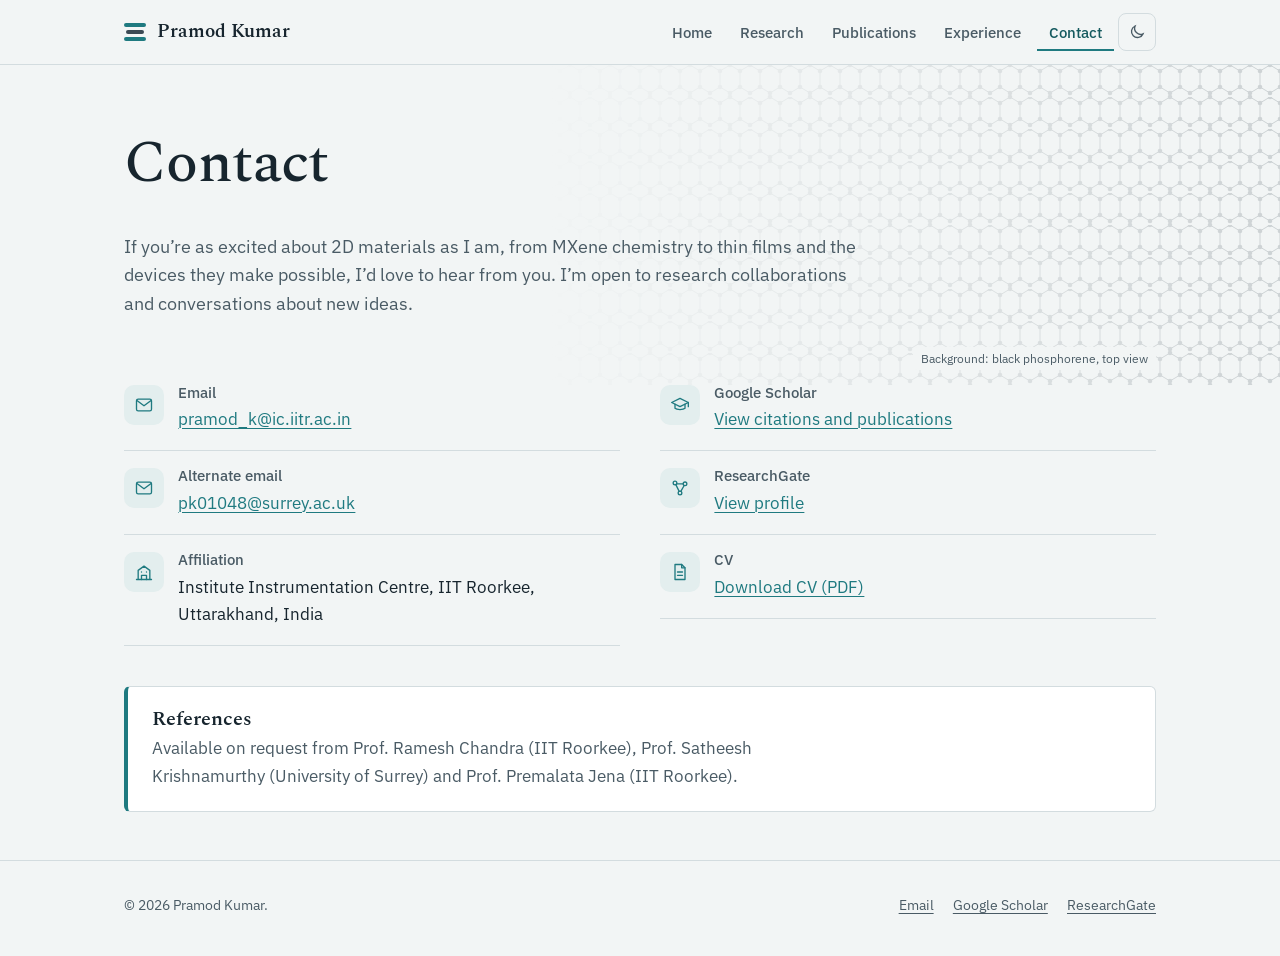
<file: contact.html>
<!DOCTYPE html>
<html lang="en">
<head>
<meta charset="utf-8">
<meta name="viewport" content="width=device-width, initial-scale=1">
<title>Contact | Pramod Kumar</title>
<meta name="description" content="Contact Pramod Kumar about postdoctoral opportunities.">
<meta name="author" content="Pramod Kumar">
<meta property="og:title" content="Contact | Pramod Kumar">
<meta property="og:description" content="Contact Pramod Kumar about postdoctoral opportunities.">
<meta property="og:type" content="website">
<link rel="icon" href="data:image/svg+xml,%3Csvg xmlns='http://www.w3.org/2000/svg' viewBox='0 0 32 32'%3E%3Crect x='4' y='7' width='24' height='5' rx='2.5' fill='%231f7a80'/%3E%3Crect x='7' y='14' width='18' height='4' rx='2' fill='%233c4a54'/%3E%3Crect x='4' y='20' width='24' height='5' rx='2.5' fill='%231f7a80'/%3E%3C/svg%3E">
<link rel="preconnect" href="https://fonts.googleapis.com">
<link rel="preconnect" href="https://fonts.gstatic.com" crossorigin>
<link href="https://fonts.googleapis.com/css2?family=IBM+Plex+Sans:wght@400;500;600&family=Spectral:ital,wght@0,400;0,500;0,600;1,400&display=swap" rel="stylesheet">
<link rel="stylesheet" href="assets/style.css">
<script>try{var t=localStorage.getItem("pk-theme");if(t)document.documentElement.setAttribute("data-theme",t);}catch(e){}</script>
</head>
<body>
<a class="skip" href="#main">Skip to content</a>
<header class="site-header">
  <div class="wrap">
    <a class="mark" href="index.html" aria-label="Pramod Kumar, home">
      <span class="mark-icon" aria-hidden="true"><span></span><span></span><span></span></span>
      <span class="mark-name">Pramod Kumar</span>
    </a>
    <nav class="nav" aria-label="Main">
      <ul><li><a href="index.html">Home</a></li><li><a href="research.html">Research</a></li><li><a href="publications.html">Publications</a></li><li><a href="experience.html">Experience</a></li><li><a href="contact.html" aria-current="page">Contact</a></li></ul>
      <button class="icon-btn" type="button" data-theme-toggle aria-label="Switch theme"></button>
      <button class="icon-btn menu-btn" type="button" data-menu-toggle aria-expanded="false" aria-label="Open menu">
        <svg width="18" height="18" viewBox="0 0 24 24" fill="none" stroke="currentColor" stroke-width="1.8" aria-hidden="true"><path d="M4 7h16M4 12h16M4 17h16"/></svg>
      </button>
    </nav>
  </div>
</header>
<main id="main">

<section class="page-head lattice lat-phos">
  <div class="wrap">
    <h1>Contact</h1>
    <p>If you’re as excited about 2D materials as I am, from MXene chemistry to thin films and the devices they make possible, I’d love to hear from you. I’m open to research collaborations and conversations about new ideas.</p>
  </div>
  <span class="lattice-note" aria-hidden="true">Background: black phosphorene, top view</span>
</section>
<section class="wrap">
  <div class="contact-grid">
    <div>
      <div class="contact-item">
        <span class="ico-wrap"><svg class="" viewBox="0 0 24 24" fill="none" stroke="currentColor" stroke-width="1.6" stroke-linecap="round" stroke-linejoin="round" aria-hidden="true"><rect x="3" y="5" width="18" height="14" rx="2"/><path d="M3.5 6.5L12 13l8.5-6.5"/></svg></span>
        <h3>Email</h3>
        <p><a href="mailto:pramod_k@ic.iitr.ac.in?subject=Postdoctoral%20opportunity">pramod_k@ic.iitr.ac.in</a></p>
      </div>
      <div class="contact-item">
        <span class="ico-wrap"><svg class="" viewBox="0 0 24 24" fill="none" stroke="currentColor" stroke-width="1.6" stroke-linecap="round" stroke-linejoin="round" aria-hidden="true"><rect x="3" y="5" width="18" height="14" rx="2"/><path d="M3.5 6.5L12 13l8.5-6.5"/></svg></span>
        <h3>Alternate email</h3>
        <p><a href="mailto:pk01048@surrey.ac.uk?subject=Postdoctoral%20opportunity">pk01048@surrey.ac.uk</a></p>
      </div>
      <div class="contact-item">
        <span class="ico-wrap"><svg class="" viewBox="0 0 24 24" fill="none" stroke="currentColor" stroke-width="1.6" stroke-linecap="round" stroke-linejoin="round" aria-hidden="true"><path d="M3 21h18M5 21V10l7-5 7 5v11"/><path d="M9 21v-5h6v5M9 12h.01M15 12h.01"/></svg></span>
        <h3>Affiliation</h3>
        <p>Institute Instrumentation Centre, IIT Roorkee, Uttarakhand, India</p>
      </div>
    </div>
    <div>
      <div class="contact-item">
        <span class="ico-wrap"><svg class="" viewBox="0 0 24 24" fill="none" stroke="currentColor" stroke-width="1.6" stroke-linecap="round" stroke-linejoin="round" aria-hidden="true"><path d="M2 9l10-5 10 5-10 5z"/><path d="M6 11v5c2 2 10 2 12 0v-5M22 9v5"/></svg></span>
        <h3>Google Scholar</h3>
        <p><a href="https://scholar.google.com/citations?user=T73YC_8AAAAJ" rel="noopener">View citations and publications</a></p>
      </div>
      <div class="contact-item">
        <span class="ico-wrap"><svg class="" viewBox="0 0 24 24" fill="none" stroke="currentColor" stroke-width="1.6" stroke-linecap="round" stroke-linejoin="round" aria-hidden="true"><circle cx="6" cy="6" r="2.2"/><circle cx="18" cy="7" r="2.2"/><circle cx="12" cy="18" r="2.2"/><path d="M8 7l8 0M7 8l4 8M17 9l-4 7"/></svg></span>
        <h3>ResearchGate</h3>
        <p><a href="https://www.researchgate.net/profile/Pramod-Kumar-42" rel="noopener">View profile</a></p>
      </div>
      <div class="contact-item">
        <span class="ico-wrap"><svg class="" viewBox="0 0 24 24" fill="none" stroke="currentColor" stroke-width="1.6" stroke-linecap="round" stroke-linejoin="round" aria-hidden="true"><path d="M14 3H6v18h12V7z"/><path d="M14 3v4h4M9 12h6M9 16h6"/></svg></span>
        <h3>CV</h3>
        <p><a href="assets/CV_Pramod_Kumar.pdf">Download CV (PDF)</a></p>
      </div>
    </div>
  </div>
  <div class="callout" style="margin-top:2.5rem">
    <h3>References</h3>
    <p>Available on request from Prof. Ramesh Chandra (IIT Roorkee), Prof. Satheesh Krishnamurthy (University of Surrey) and Prof. Premalata Jena (IIT Roorkee).</p>
  </div>
</section>

</main>
<footer class="site-footer">
  <div class="wrap">
    <span>&copy; 2026 Pramod Kumar.</span>
    <nav aria-label="Profiles">
      <a href="mailto:pramod_k@ic.iitr.ac.in">Email</a>
      <a href="https://scholar.google.com/citations?user=T73YC_8AAAAJ" rel="noopener">Google Scholar</a>
      <a href="https://www.researchgate.net/profile/Pramod-Kumar-42" rel="noopener">ResearchGate</a>
    </nav>
  </div>
</footer>
<script src="assets/site.js"></script>
</body>
</html>
</file>
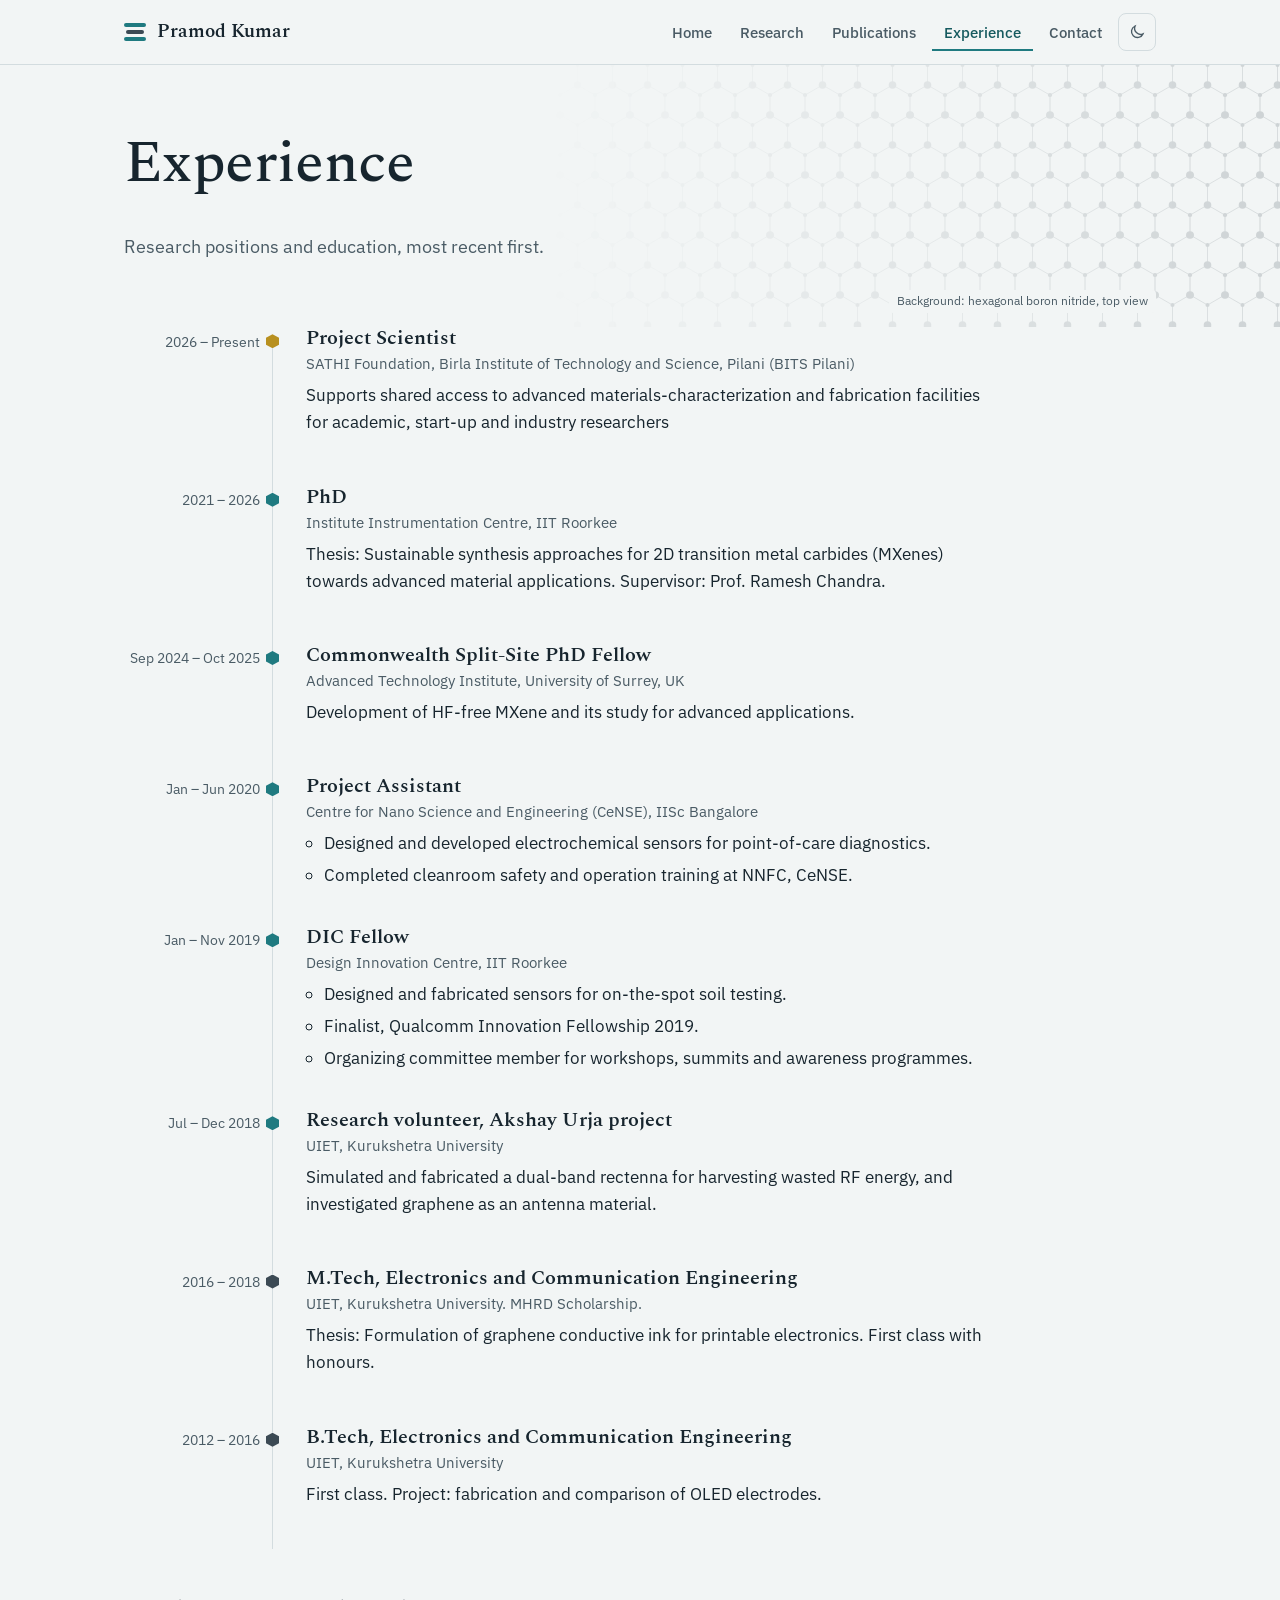
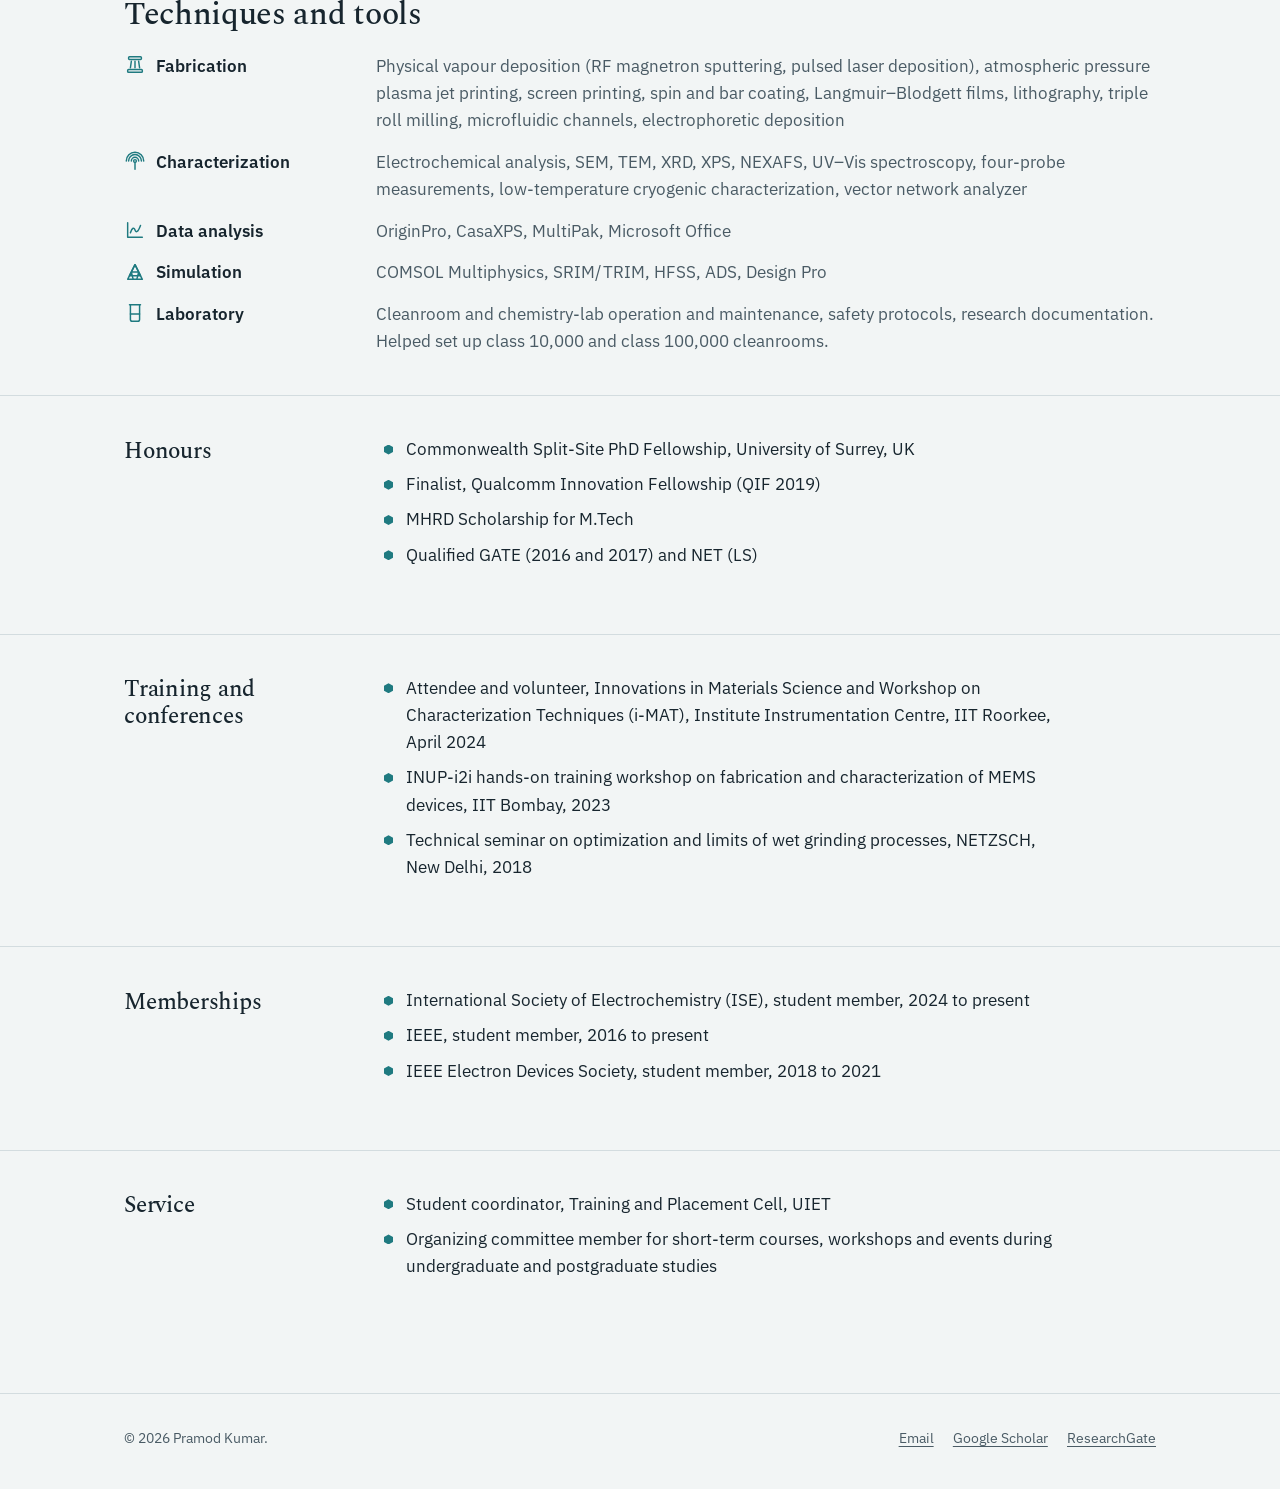
<file: experience.html>
<!DOCTYPE html>
<html lang="en">
<head>
<meta charset="utf-8">
<meta name="viewport" content="width=device-width, initial-scale=1">
<title>Experience | Pramod Kumar</title>
<meta name="description" content="Research experience, education, techniques and honours of Pramod Kumar.">
<meta name="author" content="Pramod Kumar">
<meta property="og:title" content="Experience | Pramod Kumar">
<meta property="og:description" content="Research experience, education, techniques and honours of Pramod Kumar.">
<meta property="og:type" content="website">
<link rel="icon" href="data:image/svg+xml,%3Csvg xmlns='http://www.w3.org/2000/svg' viewBox='0 0 32 32'%3E%3Crect x='4' y='7' width='24' height='5' rx='2.5' fill='%231f7a80'/%3E%3Crect x='7' y='14' width='18' height='4' rx='2' fill='%233c4a54'/%3E%3Crect x='4' y='20' width='24' height='5' rx='2.5' fill='%231f7a80'/%3E%3C/svg%3E">
<link rel="preconnect" href="https://fonts.googleapis.com">
<link rel="preconnect" href="https://fonts.gstatic.com" crossorigin>
<link href="https://fonts.googleapis.com/css2?family=IBM+Plex+Sans:wght@400;500;600&family=Spectral:ital,wght@0,400;0,500;0,600;1,400&display=swap" rel="stylesheet">
<link rel="stylesheet" href="assets/style.css">
<script>try{var t=localStorage.getItem("pk-theme");if(t)document.documentElement.setAttribute("data-theme",t);}catch(e){}</script>
</head>
<body>
<a class="skip" href="#main">Skip to content</a>
<header class="site-header">
  <div class="wrap">
    <a class="mark" href="index.html" aria-label="Pramod Kumar, home">
      <span class="mark-icon" aria-hidden="true"><span></span><span></span><span></span></span>
      <span class="mark-name">Pramod Kumar</span>
    </a>
    <nav class="nav" aria-label="Main">
      <ul><li><a href="index.html">Home</a></li><li><a href="research.html">Research</a></li><li><a href="publications.html">Publications</a></li><li><a href="experience.html" aria-current="page">Experience</a></li><li><a href="contact.html">Contact</a></li></ul>
      <button class="icon-btn" type="button" data-theme-toggle aria-label="Switch theme"></button>
      <button class="icon-btn menu-btn" type="button" data-menu-toggle aria-expanded="false" aria-label="Open menu">
        <svg width="18" height="18" viewBox="0 0 24 24" fill="none" stroke="currentColor" stroke-width="1.8" aria-hidden="true"><path d="M4 7h16M4 12h16M4 17h16"/></svg>
      </button>
    </nav>
  </div>
</header>
<main id="main">

<section class="page-head lattice lat-hbn">
  <div class="wrap">
    <h1>Experience</h1>
    <p>Research positions and education, most recent first.</p>
  </div>
  <span class="lattice-note" aria-hidden="true">Background: hexagonal boron nitride, top view</span>
</section>

<section class="wrap">
  <ol class="timeline">
<li class="tl">
      <span class="tl-date">2026 &ndash; Present</span>
      <div class="tl-body">
        <h3>Project Scientist</h3>
        <p class="tl-org">SATHI Foundation, Birla Institute of Technology and Science, Pilani (BITS Pilani)</p>
        <p>Supports shared access to advanced materials-characterization and fabrication facilities for academic, start-up and industry researchers</p>
      </div>
    </li>

    <li class="tl">
      <span class="tl-date">2021 &ndash; 2026</span>
      <div class="tl-body">
        <h3>PhD</h3>
        <p class="tl-org">Institute Instrumentation Centre, IIT Roorkee</p>
        <p>Thesis: Sustainable synthesis approaches for 2D transition metal carbides (MXenes) towards advanced material applications. Supervisor: Prof. Ramesh Chandra.</p>
      </div>
    </li>
    <li class="tl">
      <span class="tl-date">Sep 2024 &ndash; Oct 2025</span>
      <div class="tl-body">
        <h3>Commonwealth Split-Site PhD Fellow</h3>
        <p class="tl-org">Advanced Technology Institute, University of Surrey, UK</p>
        <p>Development of HF-free MXene and its study for advanced applications.</p>
      </div>
    </li>
    <li class="tl">
      <span class="tl-date">Jan &ndash; Jun 2020</span>
      <div class="tl-body">
        <h3>Project Assistant</h3>
        <p class="tl-org">Centre for Nano Science and Engineering (CeNSE), IISc Bangalore</p>
        <ul>
          <li>Designed and developed electrochemical sensors for point-of-care diagnostics.</li>
          <li>Completed cleanroom safety and operation training at NNFC, CeNSE.</li>
        </ul>
      </div>
    </li>
    <li class="tl">
      <span class="tl-date">Jan &ndash; Nov 2019</span>
      <div class="tl-body">
        <h3>DIC Fellow</h3>
        <p class="tl-org">Design Innovation Centre, IIT Roorkee</p>
        <ul>
          <li>Designed and fabricated sensors for on-the-spot soil testing.</li>
          <li>Finalist, Qualcomm Innovation Fellowship 2019.</li>
          <li>Organizing committee member for workshops, summits and awareness programmes.</li>
        </ul>
      </div>
    </li>
    <li class="tl">
      <span class="tl-date">Jul &ndash; Dec 2018</span>
      <div class="tl-body">
        <h3>Research volunteer, Akshay Urja project</h3>
        <p class="tl-org">UIET, Kurukshetra University</p>
        <p>Simulated and fabricated a dual-band rectenna for harvesting wasted RF energy, and investigated graphene as an antenna material.</p>
      </div>
    </li>
    <li class="tl edu">
      <span class="tl-date">2016 &ndash; 2018</span>
      <div class="tl-body">
        <h3>M.Tech, Electronics and Communication Engineering</h3>
        <p class="tl-org">UIET, Kurukshetra University. MHRD Scholarship.</p>
        <p>Thesis: Formulation of graphene conductive ink for printable electronics. First class with honours.</p>
      </div>
    </li>
    <li class="tl edu">
      <span class="tl-date">2012 &ndash; 2016</span>
      <div class="tl-body">
        <h3>B.Tech, Electronics and Communication Engineering</h3>
        <p class="tl-org">UIET, Kurukshetra University</p>
        <p>First class. Project: fabrication and comparison of OLED electrodes.</p>
      </div>
    </li>
  </ol>
</section>

<section class="section">
  <div class="wrap">
    <h2>Techniques and tools</h2>
    <dl class="skills">
      <dt><svg class="ico" viewBox="0 0 24 24" fill="none" stroke="currentColor" stroke-width="1.6" stroke-linecap="round" stroke-linejoin="round" aria-hidden="true"><rect x="5" y="3" width="14" height="3" rx="1"/><path d="M8 8l-1 7M12 8v7M16 8l1 7"/><rect x="4" y="17" width="16" height="3" rx="1"/></svg><span>Fabrication</span></dt>
      <dd>Physical vapour deposition (RF magnetron sputtering, pulsed laser deposition), atmospheric pressure plasma jet printing, screen printing, spin and bar coating, Langmuir&ndash;Blodgett films, lithography, triple roll milling, microfluidic channels, electrophoretic deposition</dd>
      <dt><svg class="ico" viewBox="0 0 24 24" fill="none" stroke="currentColor" stroke-width="1.6" stroke-linecap="round" stroke-linejoin="round" aria-hidden="true"><circle cx="12" cy="12" r="1.5"/><path d="M8 12a4 4 0 0 1 8 0M5 12a7 7 0 0 1 14 0M2.5 12a9.5 9.5 0 0 1 19 0"/><path d="M12 13.5V21"/></svg><span>Characterization</span></dt>
      <dd>Electrochemical analysis, SEM, TEM, XRD, XPS, NEXAFS, UV&ndash;Vis spectroscopy, four-probe measurements, low-temperature cryogenic characterization, vector network analyzer</dd>
      <dt><svg class="ico" viewBox="0 0 24 24" fill="none" stroke="currentColor" stroke-width="1.6" stroke-linecap="round" stroke-linejoin="round" aria-hidden="true"><path d="M4 4v16h16"/><path d="M7 15c2-6 4-6 5-3s3 3 6-5"/></svg><span>Data analysis</span></dt>
      <dd>OriginPro, CasaXPS, MultiPak, Microsoft Office</dd>
      <dt><svg class="ico" viewBox="0 0 24 24" fill="none" stroke="currentColor" stroke-width="1.6" stroke-linecap="round" stroke-linejoin="round" aria-hidden="true"><path d="M4 20L12 4l8 16z"/><path d="M8 12h8M6 16l6-12M18 16L12 4M6 16h12M10 20l-2-8M14 20l2-8"/></svg><span>Simulation</span></dt>
      <dd>COMSOL Multiphysics, SRIM/TRIM, HFSS, ADS, Design Pro</dd>
      <dt><svg class="ico" viewBox="0 0 24 24" fill="none" stroke="currentColor" stroke-width="1.6" stroke-linecap="round" stroke-linejoin="round" aria-hidden="true"><path d="M6 3h12M7 3v16a2 2 0 0 0 2 2h6a2 2 0 0 0 2-2V3"/><path d="M7 13h10"/></svg><span>Laboratory</span></dt>
      <dd>Cleanroom and chemistry-lab operation and maintenance, safety protocols, research documentation. Helped set up class 10,000 and class 100,000 cleanrooms.</dd>
    </dl>
  </div>
</section>

<section class="section">
  <div class="wrap split">
    <h2>Honours</h2>
    <ul class="plain-list">
      <li>Commonwealth Split-Site PhD Fellowship, University of Surrey, UK</li>
      <li>Finalist, Qualcomm Innovation Fellowship (QIF 2019)</li>
      <li>MHRD Scholarship for M.Tech</li>
      <li>Qualified GATE (2016 and 2017) and NET (LS)</li>
    </ul>
  </div>
</section>

<section class="section">
  <div class="wrap split">
    <h2>Training and conferences</h2>
    <ul class="plain-list">
      <li>Attendee and volunteer, Innovations in Materials Science and Workshop on Characterization Techniques (i-MAT), Institute Instrumentation Centre, IIT Roorkee, April 2024</li>
      <li>INUP-i2i hands-on training workshop on fabrication and characterization of MEMS devices, IIT Bombay, 2023</li>
      <li>Technical seminar on optimization and limits of wet grinding processes, NETZSCH, New Delhi, 2018</li>
    </ul>
  </div>
</section>

<section class="section">
  <div class="wrap split">
    <h2>Memberships</h2>
    <ul class="plain-list">
      <li>International Society of Electrochemistry (ISE), student member, 2024 to present</li>
      <li>IEEE, student member, 2016 to present</li>
      <li>IEEE Electron Devices Society, student member, 2018 to 2021</li>
    </ul>
  </div>
</section>

<section class="section">
  <div class="wrap split">
    <h2>Service</h2>
    <ul class="plain-list">
      <li>Student coordinator, Training and Placement Cell, UIET</li>
      <li>Organizing committee member for short-term courses, workshops and events during undergraduate and postgraduate studies</li>
    </ul>
  </div>
</section>

</main>
<footer class="site-footer">
  <div class="wrap">
    <span>&copy; 2026 Pramod Kumar.</span>
    <nav aria-label="Profiles">
      <a href="mailto:pramod_k@ic.iitr.ac.in">Email</a>
      <a href="https://scholar.google.com/citations?user=T73YC_8AAAAJ" rel="noopener">Google Scholar</a>
      <a href="https://www.researchgate.net/profile/Pramod-Kumar-42" rel="noopener">ResearchGate</a>
    </nav>
  </div>
</footer>
<script src="assets/site.js"></script>
</body>
</html>
</file>
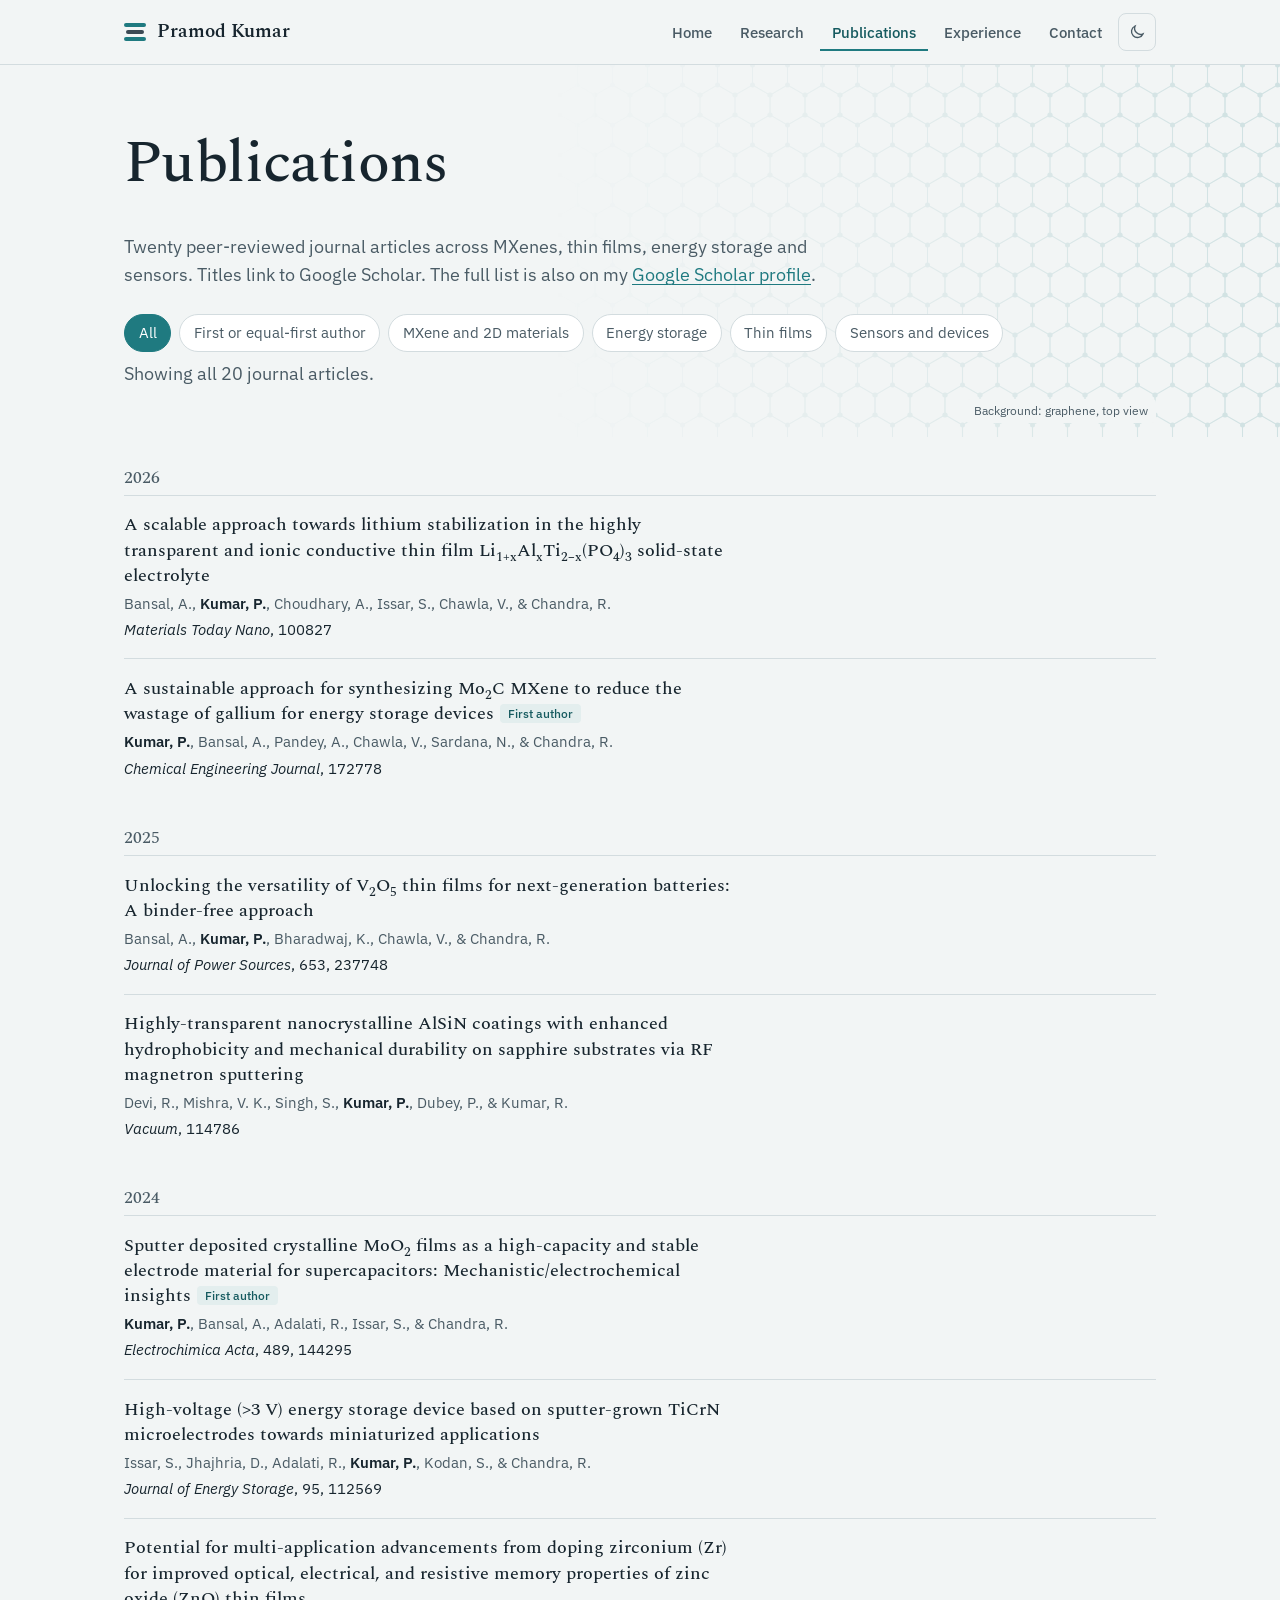
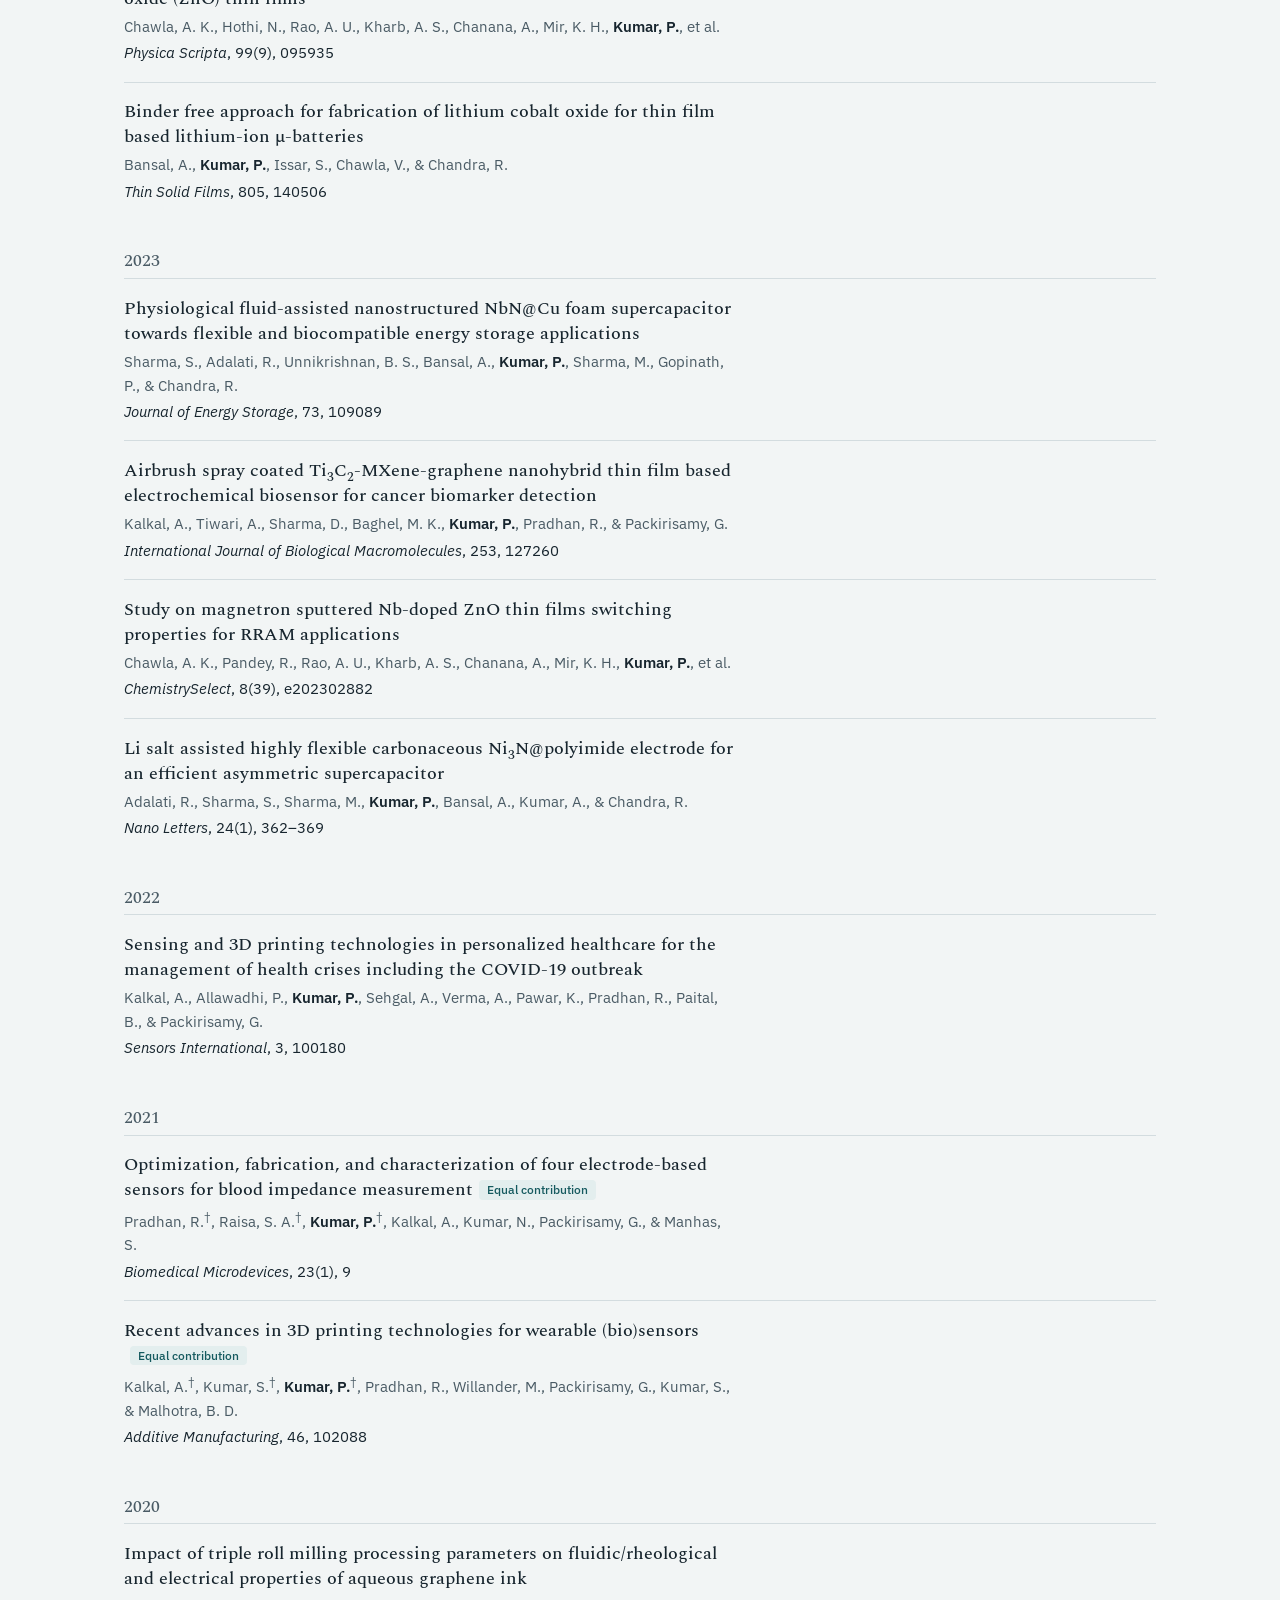
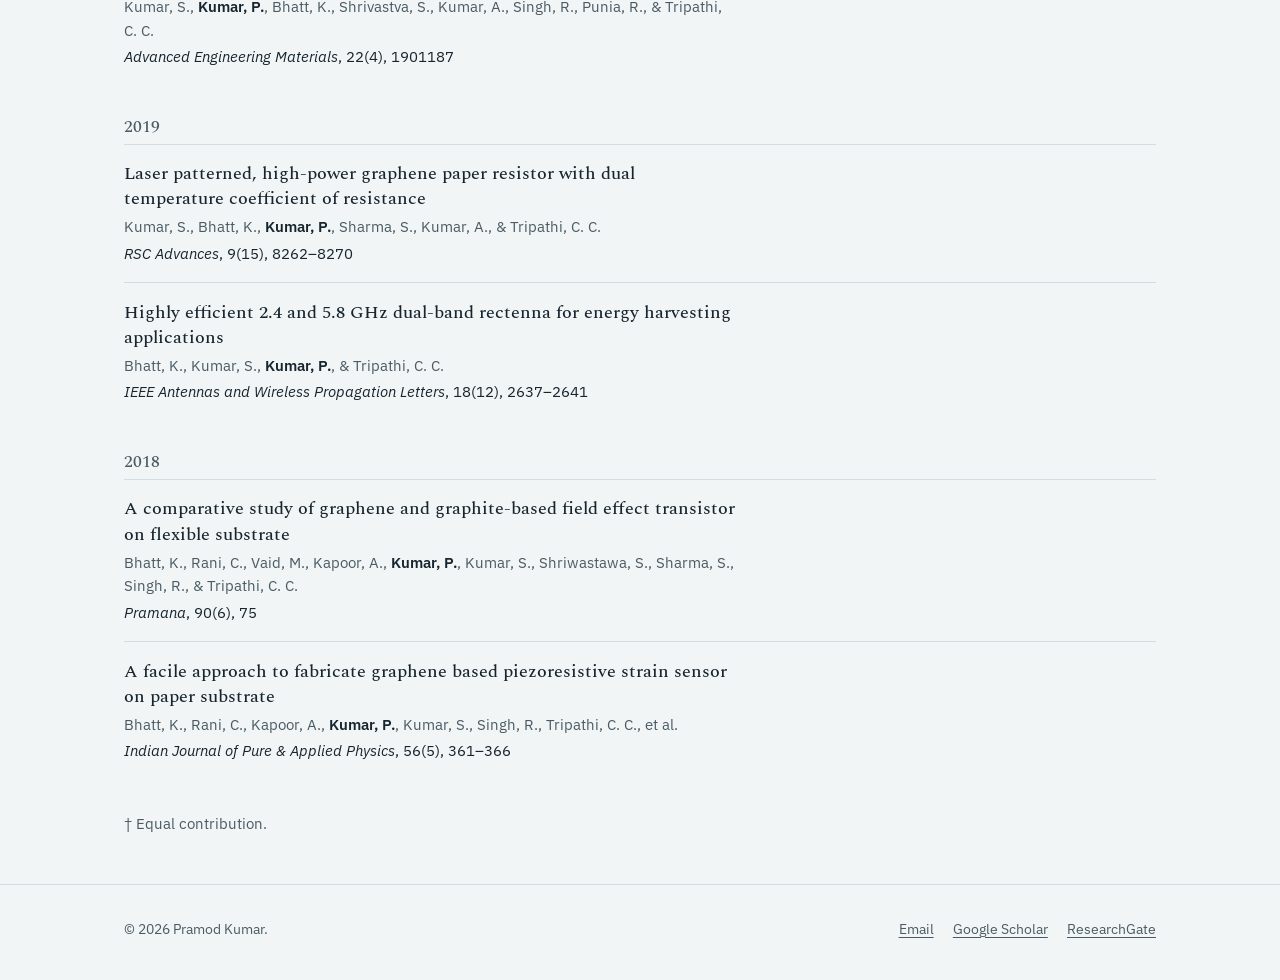
<file: publications.html>
<!DOCTYPE html>
<html lang="en">
<head>
<meta charset="utf-8">
<meta name="viewport" content="width=device-width, initial-scale=1">
<title>Publications | Pramod Kumar</title>
<meta name="description" content="Journal publications of Pramod Kumar on MXenes, thin films, energy storage and sensors.">
<meta name="author" content="Pramod Kumar">
<meta property="og:title" content="Publications | Pramod Kumar">
<meta property="og:description" content="Journal publications of Pramod Kumar on MXenes, thin films, energy storage and sensors.">
<meta property="og:type" content="website">
<link rel="icon" href="data:image/svg+xml,%3Csvg xmlns='http://www.w3.org/2000/svg' viewBox='0 0 32 32'%3E%3Crect x='4' y='7' width='24' height='5' rx='2.5' fill='%231f7a80'/%3E%3Crect x='7' y='14' width='18' height='4' rx='2' fill='%233c4a54'/%3E%3Crect x='4' y='20' width='24' height='5' rx='2.5' fill='%231f7a80'/%3E%3C/svg%3E">
<link rel="preconnect" href="https://fonts.googleapis.com">
<link rel="preconnect" href="https://fonts.gstatic.com" crossorigin>
<link href="https://fonts.googleapis.com/css2?family=IBM+Plex+Sans:wght@400;500;600&family=Spectral:ital,wght@0,400;0,500;0,600;1,400&display=swap" rel="stylesheet">
<link rel="stylesheet" href="assets/style.css">
<script>try{var t=localStorage.getItem("pk-theme");if(t)document.documentElement.setAttribute("data-theme",t);}catch(e){}</script>
</head>
<body>
<a class="skip" href="#main">Skip to content</a>
<header class="site-header">
  <div class="wrap">
    <a class="mark" href="index.html" aria-label="Pramod Kumar, home">
      <span class="mark-icon" aria-hidden="true"><span></span><span></span><span></span></span>
      <span class="mark-name">Pramod Kumar</span>
    </a>
    <nav class="nav" aria-label="Main">
      <ul><li><a href="index.html">Home</a></li><li><a href="research.html">Research</a></li><li><a href="publications.html" aria-current="page">Publications</a></li><li><a href="experience.html">Experience</a></li><li><a href="contact.html">Contact</a></li></ul>
      <button class="icon-btn" type="button" data-theme-toggle aria-label="Switch theme"></button>
      <button class="icon-btn menu-btn" type="button" data-menu-toggle aria-expanded="false" aria-label="Open menu">
        <svg width="18" height="18" viewBox="0 0 24 24" fill="none" stroke="currentColor" stroke-width="1.8" aria-hidden="true"><path d="M4 7h16M4 12h16M4 17h16"/></svg>
      </button>
    </nav>
  </div>
</header>
<main id="main">

<section class="page-head lattice lat-graphene">
  <div class="wrap">
    <h1>Publications</h1>
    <p>Twenty peer-reviewed journal articles across MXenes, thin films, energy storage and sensors. Titles link to Google Scholar. The full list is also on my <a href="https://scholar.google.com/citations?user=T73YC_8AAAAJ" rel="noopener">Google Scholar profile</a>.</p>
    <div class="filters" data-filters role="group" aria-label="Filter publications">
      <button type="button" data-filter="all" aria-pressed="true">All</button>
      <button type="button" data-filter="first" aria-pressed="false">First or equal-first author</button>
      <button type="button" data-filter="mxene" aria-pressed="false">MXene and 2D materials</button>
      <button type="button" data-filter="energy" aria-pressed="false">Energy storage</button>
      <button type="button" data-filter="films" aria-pressed="false">Thin films</button>
      <button type="button" data-filter="devices" aria-pressed="false">Sensors and devices</button>
    </div>
    <p class="filter-count" data-count aria-live="polite">Showing all 20 journal articles.</p>
  </div>
  <span class="lattice-note" aria-hidden="true">Background: graphene, top view</span>
</section>
<section class="wrap">
  <div class="year-group"><h3>2026</h3><ul class="pubs"><li class="pub" data-tags="energy films">
  <span class="pub-year">2026</span>
  <div>
    <p class="pub-title"><a href="https://scholar.google.com/scholar?q=A+scalable+approach+towards+lithium+stabilization+in+the+highly+transparent+and+ionic+conductive+thin+film+Li1%2BxAlxTi2-x%28PO4%293+solid-state+electrolyte" rel="noopener">A scalable approach towards lithium stabilization in the highly transparent and ionic conductive thin film Li<sub>1+x</sub>Al<sub>x</sub>Ti<sub>2&minus;x</sub>(PO<sub>4</sub>)<sub>3</sub> solid-state electrolyte</a></p>
    <p class="pub-authors">Bansal, A., <strong>Kumar, P.</strong>, Choudhary, A., Issar, S., Chawla, V., &amp; Chandra, R.</p>
    <p class="pub-venue"><em>Materials Today Nano</em>, 100827</p>
  </div>
</li><li class="pub" data-tags="first mxene energy">
  <span class="pub-year">2026</span>
  <div>
    <p class="pub-title"><a href="https://scholar.google.com/scholar?q=A+sustainable+approach+for+synthesizing+Mo2C+MXene+to+reduce+the+wastage+of+gallium+for+energy+storage+devices" rel="noopener">A sustainable approach for synthesizing Mo<sub>2</sub>C MXene to reduce the wastage of gallium for energy storage devices</a><span class="badge">First author</span></p>
    <p class="pub-authors"><strong>Kumar, P.</strong>, Bansal, A., Pandey, A., Chawla, V., Sardana, N., &amp; Chandra, R.</p>
    <p class="pub-venue"><em>Chemical Engineering Journal</em>, 172778</p>
  </div>
</li></ul></div><div class="year-group"><h3>2025</h3><ul class="pubs"><li class="pub" data-tags="energy films">
  <span class="pub-year">2025</span>
  <div>
    <p class="pub-title"><a href="https://scholar.google.com/scholar?q=Unlocking+the+versatility+of+V2O5+thin+films+for+next-generation+batteries%3A+A+binder-free+approach" rel="noopener">Unlocking the versatility of V<sub>2</sub>O<sub>5</sub> thin films for next-generation batteries: A binder-free approach</a></p>
    <p class="pub-authors">Bansal, A., <strong>Kumar, P.</strong>, Bharadwaj, K., Chawla, V., &amp; Chandra, R.</p>
    <p class="pub-venue"><em>Journal of Power Sources</em>, 653, 237748</p>
  </div>
</li><li class="pub" data-tags="films">
  <span class="pub-year">2025</span>
  <div>
    <p class="pub-title"><a href="https://scholar.google.com/scholar?q=Highly-transparent+nanocrystalline+AlSiN+coatings+with+enhanced+hydrophobicity+and+mechanical+durability+on+sapphire+substrates+via+RF+magnetron+sputtering" rel="noopener">Highly-transparent nanocrystalline AlSiN coatings with enhanced hydrophobicity and mechanical durability on sapphire substrates via RF magnetron sputtering</a></p>
    <p class="pub-authors">Devi, R., Mishra, V. K., Singh, S., <strong>Kumar, P.</strong>, Dubey, P., &amp; Kumar, R.</p>
    <p class="pub-venue"><em>Vacuum</em>, 114786</p>
  </div>
</li></ul></div><div class="year-group"><h3>2024</h3><ul class="pubs"><li class="pub" data-tags="first energy films">
  <span class="pub-year">2024</span>
  <div>
    <p class="pub-title"><a href="https://scholar.google.com/scholar?q=Sputter+deposited+crystalline+MoO2+films+as+a+high-capacity+and+stable+electrode+material+for+supercapacitors%3A+Mechanistic%2Felectrochemical+insights" rel="noopener">Sputter deposited crystalline MoO<sub>2</sub> films as a high-capacity and stable electrode material for supercapacitors: Mechanistic/electrochemical insights</a><span class="badge">First author</span></p>
    <p class="pub-authors"><strong>Kumar, P.</strong>, Bansal, A., Adalati, R., Issar, S., &amp; Chandra, R.</p>
    <p class="pub-venue"><em>Electrochimica Acta</em>, 489, 144295</p>
  </div>
</li><li class="pub" data-tags="energy films">
  <span class="pub-year">2024</span>
  <div>
    <p class="pub-title"><a href="https://scholar.google.com/scholar?q=High-voltage+%28%3E3+V%29+energy+storage+device+based+on+sputter-grown+TiCrN+microelectrodes+towards+miniaturized+applications" rel="noopener">High-voltage (&gt;3 V) energy storage device based on sputter-grown TiCrN microelectrodes towards miniaturized applications</a></p>
    <p class="pub-authors">Issar, S., Jhajhria, D., Adalati, R., <strong>Kumar, P.</strong>, Kodan, S., &amp; Chandra, R.</p>
    <p class="pub-venue"><em>Journal of Energy Storage</em>, 95, 112569</p>
  </div>
</li><li class="pub" data-tags="films devices">
  <span class="pub-year">2024</span>
  <div>
    <p class="pub-title"><a href="https://scholar.google.com/scholar?q=Potential+for+multi-application+advancements+from+doping+zirconium+%28Zr%29+for+improved+optical%2C+electrical%2C+and+resistive+memory+properties+of+zinc+oxide+%28ZnO%29+thin+films" rel="noopener">Potential for multi-application advancements from doping zirconium (Zr) for improved optical, electrical, and resistive memory properties of zinc oxide (ZnO) thin films</a></p>
    <p class="pub-authors">Chawla, A. K., Hothi, N., Rao, A. U., Kharb, A. S., Chanana, A., Mir, K. H., <strong>Kumar, P.</strong>, et al.</p>
    <p class="pub-venue"><em>Physica Scripta</em>, 99(9), 095935</p>
  </div>
</li><li class="pub" data-tags="energy films">
  <span class="pub-year">2024</span>
  <div>
    <p class="pub-title"><a href="https://scholar.google.com/scholar?q=Binder+free+approach+for+fabrication+of+lithium+cobalt+oxide+for+thin+film+based+lithium-ion+micro-batteries" rel="noopener">Binder free approach for fabrication of lithium cobalt oxide for thin film based lithium-ion &micro;-batteries</a></p>
    <p class="pub-authors">Bansal, A., <strong>Kumar, P.</strong>, Issar, S., Chawla, V., &amp; Chandra, R.</p>
    <p class="pub-venue"><em>Thin Solid Films</em>, 805, 140506</p>
  </div>
</li></ul></div><div class="year-group"><h3>2023</h3><ul class="pubs"><li class="pub" data-tags="energy">
  <span class="pub-year">2023</span>
  <div>
    <p class="pub-title"><a href="https://scholar.google.com/scholar?q=Physiological+fluid-assisted+nanostructured+NbN%40Cu+foam+supercapacitor+towards+flexible+and+biocompatible+energy+storage+applications" rel="noopener">Physiological fluid-assisted nanostructured NbN@Cu foam supercapacitor towards flexible and biocompatible energy storage applications</a></p>
    <p class="pub-authors">Sharma, S., Adalati, R., Unnikrishnan, B. S., Bansal, A., <strong>Kumar, P.</strong>, Sharma, M., Gopinath, P., &amp; Chandra, R.</p>
    <p class="pub-venue"><em>Journal of Energy Storage</em>, 73, 109089</p>
  </div>
</li><li class="pub" data-tags="mxene devices">
  <span class="pub-year">2023</span>
  <div>
    <p class="pub-title"><a href="https://scholar.google.com/scholar?q=Airbrush+spray+coated+Ti3C2-MXene-graphene+nanohybrid+thin+film+based+electrochemical+biosensor+for+cancer+biomarker+detection" rel="noopener">Airbrush spray coated Ti<sub>3</sub>C<sub>2</sub>-MXene-graphene nanohybrid thin film based electrochemical biosensor for cancer biomarker detection</a></p>
    <p class="pub-authors">Kalkal, A., Tiwari, A., Sharma, D., Baghel, M. K., <strong>Kumar, P.</strong>, Pradhan, R., &amp; Packirisamy, G.</p>
    <p class="pub-venue"><em>International Journal of Biological Macromolecules</em>, 253, 127260</p>
  </div>
</li><li class="pub" data-tags="films devices">
  <span class="pub-year">2023</span>
  <div>
    <p class="pub-title"><a href="https://scholar.google.com/scholar?q=Study+on+magnetron+sputtered+Nb-doped+ZnO+thin+films+switching+properties+for+RRAM+applications" rel="noopener">Study on magnetron sputtered Nb-doped ZnO thin films switching properties for RRAM applications</a></p>
    <p class="pub-authors">Chawla, A. K., Pandey, R., Rao, A. U., Kharb, A. S., Chanana, A., Mir, K. H., <strong>Kumar, P.</strong>, et al.</p>
    <p class="pub-venue"><em>ChemistrySelect</em>, 8(39), e202302882</p>
  </div>
</li><li class="pub" data-tags="energy">
  <span class="pub-year">2023</span>
  <div>
    <p class="pub-title"><a href="https://scholar.google.com/scholar?q=Li+salt+assisted+highly+flexible+carbonaceous+Ni3N%40polyimide+electrode+for+an+efficient+asymmetric+supercapacitor" rel="noopener">Li salt assisted highly flexible carbonaceous Ni<sub>3</sub>N@polyimide electrode for an efficient asymmetric supercapacitor</a></p>
    <p class="pub-authors">Adalati, R., Sharma, S., Sharma, M., <strong>Kumar, P.</strong>, Bansal, A., Kumar, A., &amp; Chandra, R.</p>
    <p class="pub-venue"><em>Nano Letters</em>, 24(1), 362&ndash;369</p>
  </div>
</li></ul></div><div class="year-group"><h3>2022</h3><ul class="pubs"><li class="pub" data-tags="devices">
  <span class="pub-year">2022</span>
  <div>
    <p class="pub-title"><a href="https://scholar.google.com/scholar?q=Sensing+and+3D+printing+technologies+in+personalized+healthcare+for+the+management+of+health+crises+including+the+COVID-19+outbreak" rel="noopener">Sensing and 3D printing technologies in personalized healthcare for the management of health crises including the COVID-19 outbreak</a></p>
    <p class="pub-authors">Kalkal, A., Allawadhi, P., <strong>Kumar, P.</strong>, Sehgal, A., Verma, A., Pawar, K., Pradhan, R., Paital, B., &amp; Packirisamy, G.</p>
    <p class="pub-venue"><em>Sensors International</em>, 3, 100180</p>
  </div>
</li></ul></div><div class="year-group"><h3>2021</h3><ul class="pubs"><li class="pub" data-tags="first devices">
  <span class="pub-year">2021</span>
  <div>
    <p class="pub-title"><a href="https://scholar.google.com/scholar?q=Optimization%2C+fabrication%2C+and+characterization+of+four+electrode-based+sensors+for+blood+impedance+measurement" rel="noopener">Optimization, fabrication, and characterization of four electrode-based sensors for blood impedance measurement</a><span class="badge">Equal contribution</span></p>
    <p class="pub-authors">Pradhan, R.<sup>&dagger;</sup>, Raisa, S. A.<sup>&dagger;</sup>, <strong>Kumar, P.</strong><sup>&dagger;</sup>, Kalkal, A., Kumar, N., Packirisamy, G., &amp; Manhas, S.</p>
    <p class="pub-venue"><em>Biomedical Microdevices</em>, 23(1), 9</p>
  </div>
</li><li class="pub" data-tags="first devices">
  <span class="pub-year">2021</span>
  <div>
    <p class="pub-title"><a href="https://scholar.google.com/scholar?q=Recent+advances+in+3D+printing+technologies+for+wearable+%28bio%29sensors" rel="noopener">Recent advances in 3D printing technologies for wearable (bio)sensors</a><span class="badge">Equal contribution</span></p>
    <p class="pub-authors">Kalkal, A.<sup>&dagger;</sup>, Kumar, S.<sup>&dagger;</sup>, <strong>Kumar, P.</strong><sup>&dagger;</sup>, Pradhan, R., Willander, M., Packirisamy, G., Kumar, S., &amp; Malhotra, B. D.</p>
    <p class="pub-venue"><em>Additive Manufacturing</em>, 46, 102088</p>
  </div>
</li></ul></div><div class="year-group"><h3>2020</h3><ul class="pubs"><li class="pub" data-tags="mxene">
  <span class="pub-year">2020</span>
  <div>
    <p class="pub-title"><a href="https://scholar.google.com/scholar?q=Impact+of+triple+roll+milling+processing+parameters+on+fluidic%2Frheological+and+electrical+properties+of+aqueous+graphene+ink" rel="noopener">Impact of triple roll milling processing parameters on fluidic/rheological and electrical properties of aqueous graphene ink</a></p>
    <p class="pub-authors">Kumar, S., <strong>Kumar, P.</strong>, Bhatt, K., Shrivastva, S., Kumar, A., Singh, R., Punia, R., &amp; Tripathi, C. C.</p>
    <p class="pub-venue"><em>Advanced Engineering Materials</em>, 22(4), 1901187</p>
  </div>
</li></ul></div><div class="year-group"><h3>2019</h3><ul class="pubs"><li class="pub" data-tags="mxene devices">
  <span class="pub-year">2019</span>
  <div>
    <p class="pub-title"><a href="https://scholar.google.com/scholar?q=Laser+patterned%2C+high-power+graphene+paper+resistor+with+dual+temperature+coefficient+of+resistance" rel="noopener">Laser patterned, high-power graphene paper resistor with dual temperature coefficient of resistance</a></p>
    <p class="pub-authors">Kumar, S., Bhatt, K., <strong>Kumar, P.</strong>, Sharma, S., Kumar, A., &amp; Tripathi, C. C.</p>
    <p class="pub-venue"><em>RSC Advances</em>, 9(15), 8262&ndash;8270</p>
  </div>
</li><li class="pub" data-tags="devices">
  <span class="pub-year">2019</span>
  <div>
    <p class="pub-title"><a href="https://scholar.google.com/scholar?q=Highly+efficient+2.4+and+5.8+GHz+dual-band+rectenna+for+energy+harvesting+applications" rel="noopener">Highly efficient 2.4 and 5.8 GHz dual-band rectenna for energy harvesting applications</a></p>
    <p class="pub-authors">Bhatt, K., Kumar, S., <strong>Kumar, P.</strong>, &amp; Tripathi, C. C.</p>
    <p class="pub-venue"><em>IEEE Antennas and Wireless Propagation Letters</em>, 18(12), 2637&ndash;2641</p>
  </div>
</li></ul></div><div class="year-group"><h3>2018</h3><ul class="pubs"><li class="pub" data-tags="mxene devices">
  <span class="pub-year">2018</span>
  <div>
    <p class="pub-title"><a href="https://scholar.google.com/scholar?q=A+comparative+study+of+graphene+and+graphite-based+field+effect+transistor+on+flexible+substrate" rel="noopener">A comparative study of graphene and graphite-based field effect transistor on flexible substrate</a></p>
    <p class="pub-authors">Bhatt, K., Rani, C., Vaid, M., Kapoor, A., <strong>Kumar, P.</strong>, Kumar, S., Shriwastawa, S., Sharma, S., Singh, R., &amp; Tripathi, C. C.</p>
    <p class="pub-venue"><em>Pramana</em>, 90(6), 75</p>
  </div>
</li><li class="pub" data-tags="mxene devices">
  <span class="pub-year">2018</span>
  <div>
    <p class="pub-title"><a href="https://scholar.google.com/scholar?q=A+facile+approach+to+fabricate+graphene+based+piezoresistive+strain+sensor+on+paper+substrate" rel="noopener">A facile approach to fabricate graphene based piezoresistive strain sensor on paper substrate</a></p>
    <p class="pub-authors">Bhatt, K., Rani, C., Kapoor, A., <strong>Kumar, P.</strong>, Kumar, S., Singh, R., Tripathi, C. C., et al.</p>
    <p class="pub-venue"><em>Indian Journal of Pure &amp; Applied Physics</em>, 56(5), 361&ndash;366</p>
  </div>
</li></ul></div>
  <p style="margin-top:2rem;font-size:.92rem;color:var(--ink-soft)">&dagger; Equal contribution.</p>
</section>

</main>
<footer class="site-footer">
  <div class="wrap">
    <span>&copy; 2026 Pramod Kumar.</span>
    <nav aria-label="Profiles">
      <a href="mailto:pramod_k@ic.iitr.ac.in">Email</a>
      <a href="https://scholar.google.com/citations?user=T73YC_8AAAAJ" rel="noopener">Google Scholar</a>
      <a href="https://www.researchgate.net/profile/Pramod-Kumar-42" rel="noopener">ResearchGate</a>
    </nav>
  </div>
</footer>
<script src="assets/site.js"></script>
</body>
</html>
</file>
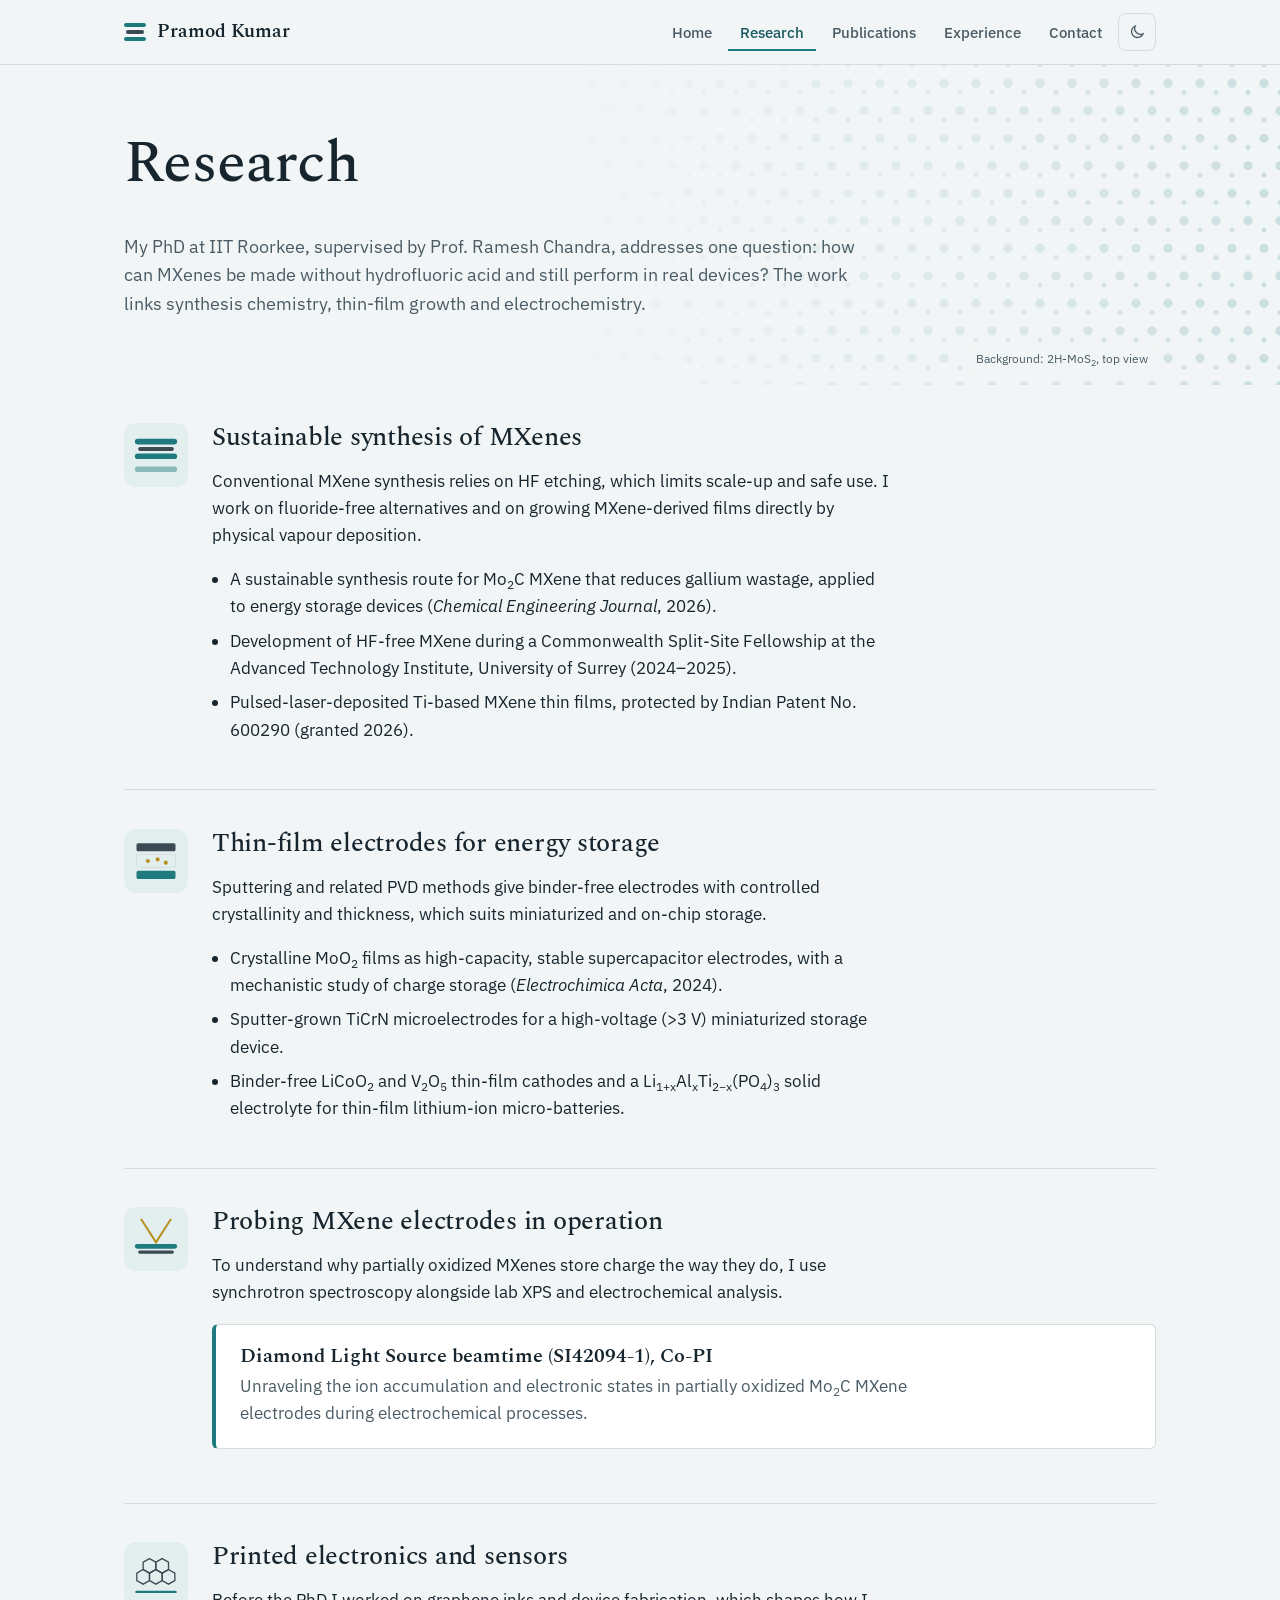
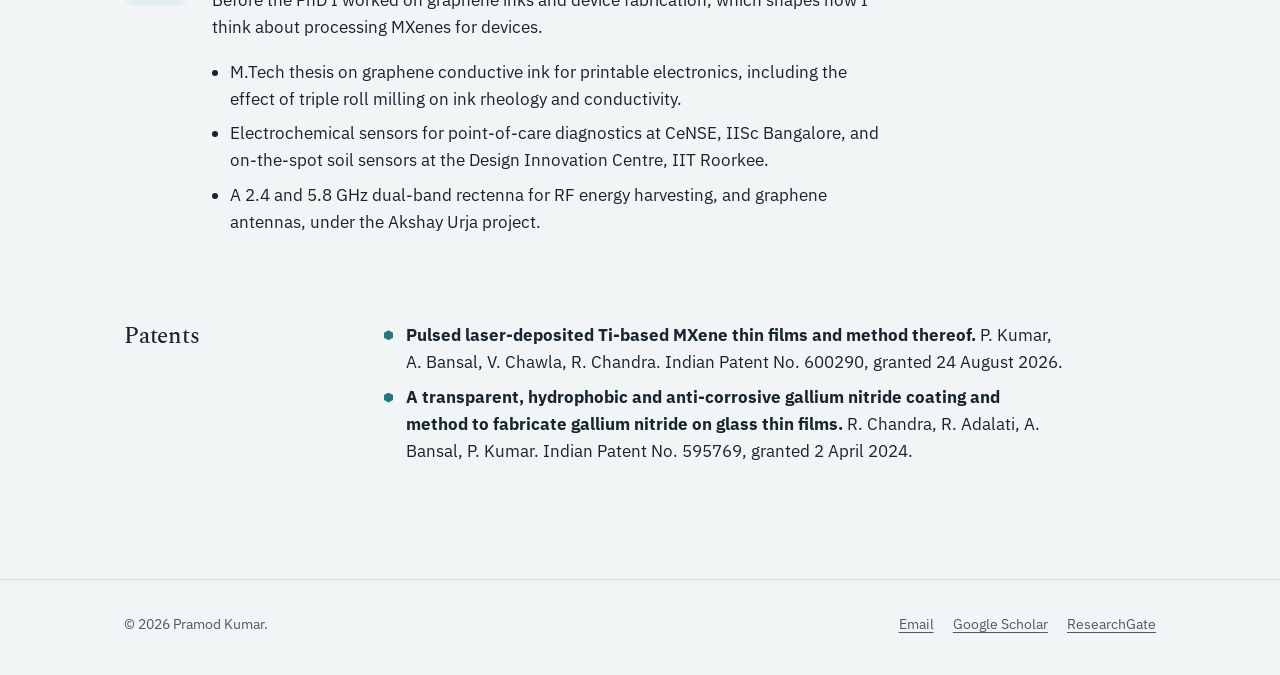
<file: research.html>
<!DOCTYPE html>
<html lang="en">
<head>
<meta charset="utf-8">
<meta name="viewport" content="width=device-width, initial-scale=1">
<title>Research | Pramod Kumar</title>
<meta name="description" content="Research on sustainable MXene synthesis, thin-film electrodes for energy storage, synchrotron studies and printed sensors.">
<meta name="author" content="Pramod Kumar">
<meta property="og:title" content="Research | Pramod Kumar">
<meta property="og:description" content="Research on sustainable MXene synthesis, thin-film electrodes for energy storage, synchrotron studies and printed sensors.">
<meta property="og:type" content="website">
<link rel="icon" href="data:image/svg+xml,%3Csvg xmlns='http://www.w3.org/2000/svg' viewBox='0 0 32 32'%3E%3Crect x='4' y='7' width='24' height='5' rx='2.5' fill='%231f7a80'/%3E%3Crect x='7' y='14' width='18' height='4' rx='2' fill='%233c4a54'/%3E%3Crect x='4' y='20' width='24' height='5' rx='2.5' fill='%231f7a80'/%3E%3C/svg%3E">
<link rel="preconnect" href="https://fonts.googleapis.com">
<link rel="preconnect" href="https://fonts.gstatic.com" crossorigin>
<link href="https://fonts.googleapis.com/css2?family=IBM+Plex+Sans:wght@400;500;600&family=Spectral:ital,wght@0,400;0,500;0,600;1,400&display=swap" rel="stylesheet">
<link rel="stylesheet" href="assets/style.css">
<script>try{var t=localStorage.getItem("pk-theme");if(t)document.documentElement.setAttribute("data-theme",t);}catch(e){}</script>
</head>
<body>
<a class="skip" href="#main">Skip to content</a>
<header class="site-header">
  <div class="wrap">
    <a class="mark" href="index.html" aria-label="Pramod Kumar, home">
      <span class="mark-icon" aria-hidden="true"><span></span><span></span><span></span></span>
      <span class="mark-name">Pramod Kumar</span>
    </a>
    <nav class="nav" aria-label="Main">
      <ul><li><a href="index.html">Home</a></li><li><a href="research.html" aria-current="page">Research</a></li><li><a href="publications.html">Publications</a></li><li><a href="experience.html">Experience</a></li><li><a href="contact.html">Contact</a></li></ul>
      <button class="icon-btn" type="button" data-theme-toggle aria-label="Switch theme"></button>
      <button class="icon-btn menu-btn" type="button" data-menu-toggle aria-expanded="false" aria-label="Open menu">
        <svg width="18" height="18" viewBox="0 0 24 24" fill="none" stroke="currentColor" stroke-width="1.8" aria-hidden="true"><path d="M4 7h16M4 12h16M4 17h16"/></svg>
      </button>
    </nav>
  </div>
</header>
<main id="main">

<section class="page-head lattice lat-mos2">
  <div class="wrap">
    <h1>Research</h1>
    <p>My PhD at IIT Roorkee, supervised by Prof. Ramesh Chandra, addresses one question: how can MXenes be made without hydrofluoric acid and still perform in real devices? The work links synthesis chemistry, thin-film growth and electrochemistry.</p>
  </div>
  <span class="lattice-note" aria-hidden="true">Background: 2H-MoS<sub>2</sub>, top view</span>
</section>

<section class="wrap">
  <article class="area">
    <svg class="area-glyph" viewBox="0 0 64 64" aria-hidden="true"><rect x="6" y="12" width="52" height="7" rx="3.5" fill="var(--metal)"/><rect x="10" y="22" width="44" height="5" rx="2.5" fill="var(--carbon)"/><rect x="6" y="30" width="52" height="7" rx="3.5" fill="var(--metal)"/><rect x="6" y="46" width="52" height="7" rx="3.5" fill="var(--metal)" opacity=".45"/></svg>
    <div>
      <h2>Sustainable synthesis of MXenes</h2>
      <p>Conventional MXene synthesis relies on HF etching, which limits scale-up and safe use. I work on fluoride-free alternatives and on growing MXene-derived films directly by physical vapour deposition.</p>
      <ul>
        <li>A sustainable synthesis route for Mo<sub>2</sub>C MXene that reduces gallium wastage, applied to energy storage devices (<em>Chemical Engineering Journal</em>, 2026).</li>
        <li>Development of HF-free MXene during a Commonwealth Split-Site Fellowship at the Advanced Technology Institute, University of Surrey (2024&ndash;2025).</li>
        <li>Pulsed-laser-deposited Ti-based MXene thin films, protected by Indian Patent No. 600290 (granted 2026).</li>
      </ul>
    </div>
  </article>

  <article class="area">
    <svg class="area-glyph" viewBox="0 0 64 64" aria-hidden="true"><rect x="8" y="10" width="48" height="10" rx="2" fill="var(--carbon)"/><rect x="8" y="24" width="48" height="16" rx="2" fill="var(--tint)" stroke="var(--rule)"/><rect x="8" y="44" width="48" height="10" rx="2" fill="var(--metal)"/><circle cx="22" cy="32" r="2.5" fill="var(--term)"/><circle cx="34" cy="30" r="2.5" fill="var(--term)"/><circle cx="44" cy="34" r="2.5" fill="var(--term)"/></svg>
    <div>
      <h2>Thin-film electrodes for energy storage</h2>
      <p>Sputtering and related PVD methods give binder-free electrodes with controlled crystallinity and thickness, which suits miniaturized and on-chip storage.</p>
      <ul>
        <li>Crystalline MoO<sub>2</sub> films as high-capacity, stable supercapacitor electrodes, with a mechanistic study of charge storage (<em>Electrochimica Acta</em>, 2024).</li>
        <li>Sputter-grown TiCrN microelectrodes for a high-voltage (&gt;3 V) miniaturized storage device.</li>
        <li>Binder-free LiCoO<sub>2</sub> and V<sub>2</sub>O<sub>5</sub> thin-film cathodes and a Li<sub>1+x</sub>Al<sub>x</sub>Ti<sub>2&minus;x</sub>(PO<sub>4</sub>)<sub>3</sub> solid electrolyte for thin-film lithium-ion micro-batteries.</li>
      </ul>
    </div>
  </article>

  <article class="area">
    <svg class="area-glyph" viewBox="0 0 64 64" aria-hidden="true"><rect x="6" y="38" width="52" height="6" rx="3" fill="var(--metal)"/><rect x="10" y="46" width="44" height="4" rx="2" fill="var(--carbon)"/><path d="M14 8 L32 36 L50 8" fill="none" stroke="var(--term)" stroke-width="2.5" stroke-linecap="round"/></svg>
    <div>
      <h2>Probing MXene electrodes in operation</h2>
      <p>To understand why partially oxidized MXenes store charge the way they do, I use synchrotron spectroscopy alongside lab XPS and electrochemical analysis.</p>
      <div class="callout">
        <h3>Diamond Light Source beamtime (SI42094-1), Co-PI</h3>
        <p>Unraveling the ion accumulation and electronic states in partially oxidized Mo<sub>2</sub>C MXene electrodes during electrochemical processes.</p>
      </div>
    </div>
  </article>

  <article class="area">
    <svg class="area-glyph" viewBox="0 0 64 64" aria-hidden="true"><path d="M24 13l7.8 4.5v9L24 31l-7.8-4.5v-9z" fill="none" stroke="var(--carbon)" stroke-width="1.6"/><path d="M39.6 13l7.8 4.5v9L39.6 31l-7.8-4.5v-9z" fill="none" stroke="var(--carbon)" stroke-width="1.6"/><path d="M31.8 26.5l7.8 4.5v9L31.8 44.5l-7.8-4.5v-9z" fill="none" stroke="var(--carbon)" stroke-width="1.6"/><path d="M16.2 26.5l7.8 4.5v9L16.2 44.5l-7.8-4.5v-9z" fill="none" stroke="var(--carbon)" stroke-width="1.6"/><path d="M47.4 26.5l7.8 4.5v9L47.4 44.5l-7.8-4.5v-9z" fill="none" stroke="var(--carbon)" stroke-width="1.6"/><path d="M8 54h48" stroke="var(--metal)" stroke-width="3" stroke-linecap="round"/></svg>
    <div>
      <h2>Printed electronics and sensors</h2>
      <p>Before the PhD I worked on graphene inks and device fabrication, which shapes how I think about processing MXenes for devices.</p>
      <ul>
        <li>M.Tech thesis on graphene conductive ink for printable electronics, including the effect of triple roll milling on ink rheology and conductivity.</li>
        <li>Electrochemical sensors for point-of-care diagnostics at CeNSE, IISc Bangalore, and on-the-spot soil sensors at the Design Innovation Centre, IIT Roorkee.</li>
        <li>A 2.4 and 5.8 GHz dual-band rectenna for RF energy harvesting, and graphene antennas, under the Akshay Urja project.</li>
      </ul>
    </div>
  </article>
</section>

<section class="section">
  <div class="wrap split">
    <h2>Patents</h2>
    <ul class="plain-list">
      <li><strong>Pulsed laser-deposited Ti-based MXene thin films and method thereof.</strong> P. Kumar, A. Bansal, V. Chawla, R. Chandra. Indian Patent No. 600290, granted 24 August 2026.</li>
      <li><strong>A transparent, hydrophobic and anti-corrosive gallium nitride coating and method to fabricate gallium nitride on glass thin films.</strong> R. Chandra, R. Adalati, A. Bansal, P. Kumar. Indian Patent No. 595769, granted 2 April 2024.</li>
    </ul>
  </div>
</section>

</main>
<footer class="site-footer">
  <div class="wrap">
    <span>&copy; 2026 Pramod Kumar. </span>
    <nav aria-label="Profiles">
      <a href="mailto:pramod_k@ic.iitr.ac.in">Email</a>
      <a href="https://scholar.google.com/citations?user=T73YC_8AAAAJ" rel="noopener">Google Scholar</a>
      <a href="https://www.researchgate.net/profile/Pramod-Kumar-42" rel="noopener">ResearchGate</a>
    </nav>
  </div>
</footer>
<script src="assets/site.js"></script>
</body>
</html>
</file>
<file: assets/style.css>
/* ---------------------------------------------------------------
   Pramod Kumar — research portfolio
   Palette drawn from an M3X2Tx MXene flake:
   teal = transition metal (M), slate = carbon (X), ochre = terminations (Tx)
---------------------------------------------------------------- */

:root {
  --paper: #f2f5f5;
  --surface: #ffffff;
  --ink: #17252e;
  --ink-soft: #4a5b65;
  --rule: #d3dcdf;
  --metal: #1f7a80;      /* M atoms, primary accent */
  --metal-deep: #155a5f;
  --carbon: #3c4a54;     /* X atoms */
  --term: #b8901f;       /* Tx terminations, used sparingly */
  --tint: #e3eeee;

  --serif: "Spectral", Georgia, "Times New Roman", serif;
  --sans: "IBM Plex Sans", "Segoe UI", Roboto, Helvetica, Arial, sans-serif;

  --wrap: 1080px;
  --prose: 68ch;
  color-scheme: light;
}

@media (prefers-color-scheme: dark) {
  :root:not([data-theme="light"]) {
    --paper: #0f1a20;
    --surface: #15232b;
    --ink: #e4ecee;
    --ink-soft: #9fb1b8;
    --rule: #2a3b44;
    --metal: #5fb8bd;
    --metal-deep: #8fd0d4;
    --carbon: #8a9ba5;
    --term: #d9b648;
    --tint: #1a2d35;
    color-scheme: dark;
  }
}
:root[data-theme="dark"] {
  --paper: #0f1a20;
  --surface: #15232b;
  --ink: #e4ecee;
  --ink-soft: #9fb1b8;
  --rule: #2a3b44;
  --metal: #5fb8bd;
  --metal-deep: #8fd0d4;
  --carbon: #8a9ba5;
  --term: #d9b648;
  --tint: #1a2d35;
  color-scheme: dark;
}

*, *::before, *::after { box-sizing: border-box; }

html { -webkit-text-size-adjust: 100%; }

body {
  margin: 0;
  background: var(--paper);
  color: var(--ink);
  font-family: var(--sans);
  font-size: 1.0625rem;
  line-height: 1.6;
  text-rendering: optimizeLegibility;
}

img, svg { max-width: 100%; }

a { color: var(--metal); text-underline-offset: 0.18em; text-decoration-thickness: 1px; }
a:hover { color: var(--metal-deep); text-decoration-thickness: 2px; }

:focus-visible { outline: 2px solid var(--metal); outline-offset: 3px; border-radius: 2px; }

h1, h2, h3 {
  font-family: var(--serif);
  font-weight: 500;
  line-height: 1.15;
  letter-spacing: -0.01em;
  margin: 0 0 0.6em;
}
h1 { font-size: clamp(2.4rem, 5.2vw, 3.7rem); }
h2 { font-size: clamp(1.6rem, 3vw, 2rem); }
h3 { font-size: 1.22rem; font-weight: 600; letter-spacing: 0; }

p { margin: 0 0 1em; max-width: var(--prose); }

sub { font-size: 0.72em; line-height: 0; }

.wrap { max-width: var(--wrap); margin: 0 auto; padding: 0 1.5rem; }

.skip { position: absolute; left: -999px; top: 0; background: var(--surface); padding: 0.5rem 1rem; z-index: 20; }
.skip:focus { left: 1rem; top: 1rem; }

/* ---------- Header ---------- */
.site-header {
  border-bottom: 1px solid var(--rule);
  background: var(--paper);
  position: sticky; top: 0; z-index: 10;
}
.site-header .wrap { display: flex; align-items: center; justify-content: space-between; gap: 1rem; min-height: 64px; }

.mark { display: flex; align-items: center; gap: 0.7rem; text-decoration: none; color: var(--ink); }
.mark:hover { color: var(--ink); }
.mark-icon { display: grid; gap: 3px; width: 22px; }
.mark-icon span { display: block; height: 4px; border-radius: 2px; background: var(--metal); }
.mark-icon span:nth-child(2) { background: var(--carbon); width: 80%; margin-left: 10%; }
.mark-name { font-family: var(--serif); font-size: 1.2rem; font-weight: 600; }

.nav { display: flex; align-items: center; gap: 0.25rem; }
.nav ul { list-style: none; margin: 0; padding: 0; display: flex; gap: 0.25rem; }
.nav a {
  display: block; padding: 0.45rem 0.75rem; border-radius: 6px;
  color: var(--ink-soft); text-decoration: none; font-size: 0.95rem; font-weight: 500;
}
.nav a:hover { color: var(--ink); background: var(--tint); }
.nav a[aria-current="page"] { color: var(--metal-deep); box-shadow: inset 0 -2px 0 var(--metal); border-radius: 0; }

.icon-btn {
  border: 1px solid var(--rule); background: transparent; color: var(--ink-soft);
  width: 38px; height: 38px; border-radius: 8px; cursor: pointer; display: grid; place-items: center;
}
.icon-btn:hover { color: var(--ink); border-color: var(--carbon); }
.menu-btn { display: none; }

@media (max-width: 760px) {
  .menu-btn { display: grid; }
  .nav ul {
    display: none; position: absolute; left: 0; right: 0; top: 64px;
    flex-direction: column; background: var(--paper); border-bottom: 1px solid var(--rule); padding: 0.5rem 1rem 1rem;
  }
  .nav.open ul { display: flex; }
  .nav a[aria-current="page"] { box-shadow: inset 3px 0 0 var(--metal); }
}

/* ---------- Page scaffolding ---------- */
main { display: block; }
.page-head { padding: 4rem 0 2rem; }
.page-head p { color: var(--ink-soft); font-size: 1.12rem; }
.section { padding: 2.5rem 0; }
.section + .section { border-top: 1px solid var(--rule); }

.lede { font-family: var(--serif); font-size: clamp(1.2rem, 2vw, 1.4rem); line-height: 1.55; color: var(--ink); }

/* ---------- Hero ---------- */
.hero { padding: 4.5rem 0 3.5rem; }
.hero .wrap { display: grid; grid-template-columns: 1.05fr 1fr; gap: 3rem; align-items: center; }
.hero h1 { margin-bottom: 0.35em; }
.hero .role { font-size: 1.05rem; color: var(--ink-soft); margin-bottom: 1.6rem; }
.status {
  display: inline-flex; align-items: center; gap: 0.55rem;
  font-size: 0.92rem; font-weight: 500; color: var(--metal-deep);
  background: var(--tint); padding: 0.35rem 0.8rem; border-radius: 999px; margin-bottom: 1.4rem;
}
.status::before { content: ""; width: 8px; height: 8px; border-radius: 50%; background: var(--metal); }

.actions { display: flex; flex-wrap: wrap; gap: 0.75rem; margin-top: 1.8rem; }
.btn {
  display: inline-block; padding: 0.7rem 1.2rem; border-radius: 8px; font-weight: 500; font-size: 0.98rem;
  text-decoration: none; border: 1px solid var(--metal);
}
.btn-primary { background: var(--metal); color: #fff; }
.btn-primary:hover { background: var(--metal-deep); border-color: var(--metal-deep); color: #fff; }
:root[data-theme="dark"] .btn-primary { color: #0f1a20; }
@media (prefers-color-scheme: dark) { :root:not([data-theme="light"]) .btn-primary { color: #0f1a20; } }
.btn-ghost { color: var(--metal-deep); background: transparent; }
.btn-ghost:hover { background: var(--tint); }

/* MXene flake figure */
.flake-fig { margin: 0; }
.flake-fig svg { display: block; width: 100%; height: auto; }
.flake-fig .m { fill: var(--metal); }
.flake-fig .x { fill: var(--carbon); }
.flake-fig .t { fill: var(--term); }
.flake-fig .bond { stroke: var(--rule); stroke-width: 1.2; }
.flake-fig .layer { transition: transform 1.8s cubic-bezier(.2,.7,.2,1); }
.flake-fig figcaption { font-size: 0.85rem; color: var(--ink-soft); margin-top: 0.8rem; display: flex; flex-wrap: wrap; gap: 0.4rem 1.1rem; }
.key { display: inline-flex; align-items: center; gap: 0.4rem; }
.key i { width: 10px; height: 10px; border-radius: 50%; display: inline-block; }
.key .km { background: var(--metal); }
.key .kx { background: var(--carbon); width: 8px; height: 8px; }
.key .kt { background: var(--term); width: 7px; height: 7px; }

@media (max-width: 860px) {
  .hero .wrap { grid-template-columns: 1fr; gap: 2rem; }
  .hero { padding-top: 3rem; }
}

/* ---------- Research themes (home) ---------- */
.themes { display: grid; grid-template-columns: repeat(3, 1fr); gap: 2.2rem; margin-top: 1.5rem; }
.theme { border-top: 3px solid var(--metal); padding-top: 1rem; }
.theme:nth-child(2) { border-top-color: var(--carbon); }
.theme:nth-child(3) { border-top-color: var(--term); }
.theme p { color: var(--ink-soft); font-size: 0.98rem; }
@media (max-width: 860px) { .themes { grid-template-columns: 1fr; gap: 1.6rem; } }

.split { display: grid; grid-template-columns: 220px 1fr; gap: 2.5rem; }
.split > h2 { font-size: 1.45rem; }
@media (max-width: 760px) { .split { grid-template-columns: 1fr; gap: 0.5rem; } }

/* ---------- Publication list ---------- */
.pubs { list-style: none; margin: 0; padding: 0; }
.pub { padding: 1.05rem 0; border-bottom: 1px solid var(--rule); display: grid; grid-template-columns: 3.5rem 1fr; gap: 0.5rem 1rem; }
.pub:last-child { border-bottom: 0; }
.pub-year { font-family: var(--serif); font-size: 1.05rem; color: var(--ink-soft); padding-top: 0.05rem; }
.pub-title { font-family: var(--serif); font-size: 1.12rem; line-height: 1.4; font-weight: 500; margin: 0 0 0.25rem; }
.pub-title a { color: var(--ink); text-decoration: none; }
.pub-title a:hover { color: var(--metal-deep); text-decoration: underline; }
.pub-authors { font-size: 0.93rem; color: var(--ink-soft); margin: 0; }
.pub-authors strong { color: var(--ink); font-weight: 600; }
.pub-venue { font-size: 0.93rem; margin: 0.15rem 0 0; }
.pub-venue em { font-style: italic; }
.badge {
  display: inline-block; font-size: 0.76rem; font-weight: 500; padding: 0.08rem 0.5rem; border-radius: 4px;
  background: var(--tint); color: var(--metal-deep); margin-left: 0.4rem; vertical-align: 0.1em;
}

.year-group h3 { font-size: 1.05rem; color: var(--ink-soft); font-weight: 500; margin: 2rem 0 0; padding-bottom: 0.4rem; border-bottom: 1px solid var(--rule); }
.year-group .pub { grid-template-columns: 1fr; }
.year-group .pub-year { display: none; }

.filters { display: flex; flex-wrap: wrap; gap: 0.5rem; margin: 1.5rem 0 0.5rem; }
.filters button {
  font: inherit; font-size: 0.92rem; padding: 0.4rem 0.85rem; border-radius: 999px; cursor: pointer;
  border: 1px solid var(--rule); background: var(--surface); color: var(--ink-soft);
}
.filters button:hover { border-color: var(--carbon); color: var(--ink); }
.filters button[aria-pressed="true"] { background: var(--metal); border-color: var(--metal); color: #fff; }
:root[data-theme="dark"] .filters button[aria-pressed="true"] { color: #0f1a20; }
@media (prefers-color-scheme: dark) { :root:not([data-theme="light"]) .filters button[aria-pressed="true"] { color: #0f1a20; } }
.filter-count { font-size: 0.9rem; color: var(--ink-soft); margin: 0.5rem 0 0; }

/* ---------- Research page ---------- */
.area { display: grid; grid-template-columns: 64px 1fr; gap: 1.5rem; padding: 2.4rem 0; border-top: 1px solid var(--rule); }
.area:first-of-type { border-top: 0; }
.area-glyph { width: 64px; height: 64px; }
.area h2 { font-size: 1.6rem; }
.area ul { padding-left: 1.1rem; margin: 0.5rem 0 0; max-width: var(--prose); }
.area li { margin-bottom: 0.45rem; }
.area .related { font-size: 0.92rem; color: var(--ink-soft); margin-top: 1rem; }
@media (max-width: 600px) { .area { grid-template-columns: 1fr; gap: 0.75rem; } .area-glyph { width: 48px; height: 48px; } }

.callout {
  background: var(--surface); border: 1px solid var(--rule); border-left: 4px solid var(--metal);
  padding: 1.3rem 1.5rem; border-radius: 6px; margin: 1rem 0;
}
.callout h3 { margin-bottom: 0.3rem; }
.callout p { margin-bottom: 0.3rem; color: var(--ink-soft); }
.callout p:last-child { margin-bottom: 0; }

/* ---------- Experience timeline ---------- */
.timeline { list-style: none; margin: 0; padding: 0; position: relative; }
.timeline::before { content: ""; position: absolute; left: 9.25rem; top: 0.5rem; bottom: 0.5rem; width: 1px; background: var(--rule); }
.tl { display: grid; grid-template-columns: 8.5rem 1fr; gap: 1.5rem; padding: 0 0 2rem; position: relative; }
.tl::before {
  content: ""; position: absolute; left: calc(9.25rem - 5px); top: 0.45rem;
  width: 11px; height: 11px; border-radius: 50%; background: var(--paper); border: 2px solid var(--metal);
}
.tl.edu::before { border-color: var(--carbon); }
.tl-date { font-size: 0.9rem; color: var(--ink-soft); text-align: right; padding-top: 0.15rem; font-variant-numeric: tabular-nums; }
.tl-body { padding-left: 1.4rem; }
.tl-body h3 { margin-bottom: 0.1rem; }
.tl-org { color: var(--ink-soft); font-size: 0.96rem; margin-bottom: 0.4rem; }
.tl-body ul { margin: 0.3rem 0 0; padding-left: 1.1rem; }
.tl-body li { margin-bottom: 0.3rem; }
@media (max-width: 600px) {
  .timeline::before { left: 5px; }
  .tl { grid-template-columns: 1fr; gap: 0.2rem; padding-left: 1.6rem; }
  .tl::before { left: 0; }
  .tl-date { text-align: left; }
  .tl-body { padding-left: 0; }
}

.skills { display: grid; grid-template-columns: 220px 1fr; gap: 0.9rem 2rem; margin: 0; }
.skills dt { font-weight: 600; }
.skills dd { margin: 0; color: var(--ink-soft); }
@media (max-width: 600px) { .skills { grid-template-columns: 1fr; gap: 0.2rem; } .skills dd { margin-bottom: 0.8rem; } }

.plain-list { padding-left: 1.1rem; max-width: var(--prose); }
.plain-list li { margin-bottom: 0.5rem; }

/* ---------- Contact ---------- */
.contact-grid { display: grid; grid-template-columns: 1fr 1fr; gap: 2.5rem; }
.contact-item { padding: 1.1rem 0; border-bottom: 1px solid var(--rule); }
.contact-item:first-child { padding-top: 0; }
.contact-item h3 { font-family: var(--sans); font-size: 0.92rem; font-weight: 500; color: var(--ink-soft); margin-bottom: 0.2rem; }
.contact-item p { margin: 0; font-size: 1.08rem; }
@media (max-width: 760px) { .contact-grid { grid-template-columns: 1fr; } }

/* ---------- Footer ---------- */
.site-footer { border-top: 1px solid var(--rule); margin-top: 3rem; padding: 2rem 0 2.5rem; font-size: 0.9rem; color: var(--ink-soft); }
.site-footer .wrap { display: flex; flex-wrap: wrap; justify-content: space-between; gap: 1rem; }
.site-footer a { color: var(--ink-soft); }
.site-footer a:hover { color: var(--metal); }
.site-footer nav { display: flex; gap: 1.2rem; }

@media (prefers-reduced-motion: reduce) {
  *, *::before, *::after { transition: none !important; animation: none !important; scroll-behavior: auto !important; }
}

@media print {
  .site-header, .site-footer, .filters, .actions, .icon-btn { display: none !important; }
  body { background: #fff; color: #000; }
}

/* refinements */
.badge { font-family: var(--sans); }
.split .plain-list, .split .pubs { margin-top: 0; }
.split > h2 { margin-top: 0.1rem; }


/* =================================================================
   2D-material lattice textures
   Each page carries the top view of a different 2D material.
   Patterns are masks, so they follow the light/dark tokens.
================================================================= */
:root {
  --pat-graphene: url("data:image/svg+xml,%3Csvg xmlns='http://www.w3.org/2000/svg' viewBox='0 0 17.32 30'%3E%3Cpath d='M8.66 0V10L0 15V25L8.66 30L17.32 25V15L8.66 10' fill='none' stroke='black' stroke-width='.55'/%3E%3Ccircle cx='8.66' cy='10' r='1.25'/%3E%3Ccircle cx='0' cy='25' r='1.25'/%3E%3Ccircle cx='17.32' cy='25' r='1.25'/%3E%3Ccircle cx='8.66' cy='0' r='1.25'/%3E%3Ccircle cx='8.66' cy='30' r='1.25'/%3E%3Ccircle cx='0' cy='15' r='1.25'/%3E%3Ccircle cx='17.32' cy='15' r='1.25'/%3E%3C/svg%3E");
  --pat-hbn: url("data:image/svg+xml,%3Csvg xmlns='http://www.w3.org/2000/svg' viewBox='0 0 17.32 30'%3E%3Cpath d='M8.66 0V10L0 15V25L8.66 30L17.32 25V15L8.66 10' fill='none' stroke='black' stroke-width='.35'/%3E%3Ccircle cx='8.66' cy='10' r='1.9'/%3E%3Ccircle cx='0' cy='25' r='1.9'/%3E%3Ccircle cx='17.32' cy='25' r='1.9'/%3E%3Ccircle cx='8.66' cy='0' r='1.0'/%3E%3Ccircle cx='8.66' cy='30' r='1.0'/%3E%3Ccircle cx='0' cy='15' r='1.0'/%3E%3Ccircle cx='17.32' cy='15' r='1.0'/%3E%3C/svg%3E");
  --pat-mos2: url("data:image/svg+xml,%3Csvg xmlns='http://www.w3.org/2000/svg' viewBox='0 0 17.32 30'%3E%3Ccircle cx='8.66' cy='10' r='2.5'/%3E%3Ccircle cx='0' cy='25' r='2.5'/%3E%3Ccircle cx='17.32' cy='25' r='2.5'/%3E%3Ccircle cx='8.66' cy='0' r='1.35'/%3E%3Ccircle cx='8.66' cy='30' r='1.35'/%3E%3Ccircle cx='0' cy='15' r='1.35'/%3E%3Ccircle cx='17.32' cy='15' r='1.35'/%3E%3C/svg%3E");
  --pat-phos: url("data:image/svg+xml,%3Csvg xmlns='http://www.w3.org/2000/svg' viewBox='0 0 20 16'%3E%3Cpath d='M0 3L5 0L10 3L15 0L20 3M0 11L5 14L10 11L15 14L20 11M10 3V11M0 3V11M20 3V11' fill='none' stroke='black' stroke-width='.5'/%3E%3Ccircle cx='0' cy='3' r='1.15'/%3E%3Ccircle cx='5' cy='0' r='1.15'/%3E%3Ccircle cx='10' cy='3' r='1.15'/%3E%3Ccircle cx='15' cy='0' r='1.15'/%3E%3Ccircle cx='20' cy='3' r='1.15'/%3E%3Ccircle cx='0' cy='11' r='1.15'/%3E%3Ccircle cx='5' cy='14' r='1.15'/%3E%3Ccircle cx='10' cy='11' r='1.15'/%3E%3Ccircle cx='15' cy='14' r='1.15'/%3E%3Ccircle cx='20' cy='11' r='1.15'/%3E%3Ccircle cx='5' cy='16' r='1.15'/%3E%3C/svg%3E");
}

.lattice { position: relative; isolation: isolate; }
.lattice::before {
  content: ""; position: absolute; inset: 0; z-index: -1; pointer-events: none;
  background: var(--lattice-ink, var(--metal));
  opacity: var(--lattice-alpha, .16);
  -webkit-mask-image: var(--pat), var(--fade, linear-gradient(to left, #000 0%, rgba(0,0,0,.5) 35%, transparent 70%));
  mask-image: var(--pat), var(--fade, linear-gradient(to left, #000 0%, rgba(0,0,0,.5) 35%, transparent 70%));
  -webkit-mask-size: var(--pat-size, 35px 60px), 100% 100%;
  mask-size: var(--pat-size, 35px 60px), 100% 100%;
  -webkit-mask-repeat: repeat, no-repeat; mask-repeat: repeat, no-repeat;
  -webkit-mask-composite: source-in; mask-composite: intersect;
}
.lat-graphene { --pat: var(--pat-graphene); --pat-size: 35px 60px; }
.lat-hbn { --pat: var(--pat-hbn); --pat-size: 35px 60px; --lattice-ink: var(--carbon); --lattice-alpha: .2; }
.lat-mos2 { --pat: var(--pat-mos2); --pat-size: 32px 55px; --lattice-alpha: .18; }
.lat-phos { --pat: var(--pat-phos); --pat-size: 40px 32px; --lattice-ink: var(--carbon); --lattice-alpha: .2; }

.page-head.lattice { overflow: hidden; padding-bottom: 3rem; }
.lattice-note {
  position: absolute; right: 1.5rem; bottom: 0.9rem; font-size: 0.78rem; color: var(--ink-soft);
  background: var(--paper); padding: 0.1rem 0.5rem; border-radius: 4px;
}
@media (max-width: 760px) {
  .lattice { --lattice-alpha: .1; --fade: linear-gradient(to bottom, #000, transparent 85%); }
  .lattice-note { display: none; }
}

.band { background: var(--surface); }
.band.lattice { --fade: radial-gradient(ellipse at 100% 50%, #000 0%, rgba(0,0,0,.4) 40%, transparent 70%); }

/* ---------- Theme icons (home) ---------- */
.theme-icon { width: 44px; height: 44px; display: block; margin-bottom: 0.8rem; color: var(--metal); }
.theme:nth-child(2) .theme-icon { color: var(--carbon); }
.theme:nth-child(3) .theme-icon { color: var(--term); }

/* ---------- Materials journey (home) ---------- */
.journey { display: grid; grid-template-columns: repeat(3, 1fr); gap: 1.5rem; margin-top: 1.6rem; counter-reset: none; }
.mat {
  background: var(--surface); border: 1px solid var(--rule); border-radius: 10px; overflow: hidden;
  display: flex; flex-direction: column;
}
.mat-art { background: var(--tint); border-bottom: 1px solid var(--rule); padding: 0.9rem; }
.mat-art svg { display: block; width: 100%; height: 130px; }
.mat-art .c { fill: var(--carbon); }
.mat-art .m { fill: var(--metal); }
.mat-art .t { fill: var(--term); }
.mat-art .b { stroke: var(--carbon); stroke-width: 1.4; opacity: .55; }
.mat-art .bm { stroke: var(--metal); stroke-width: 1.2; opacity: .4; }
.mat-body { padding: 1.1rem 1.2rem 1.3rem; }
.mat-body h3 { font-size: 1.3rem; margin-bottom: 0.1rem; }
.mat-years { font-size: 0.88rem; color: var(--ink-soft); margin-bottom: 0.6rem; }
.mat-body p { font-size: 0.97rem; color: var(--ink-soft); margin: 0; }
.journey-path { display: flex; align-items: center; gap: 0.6rem; font-size: 0.9rem; color: var(--ink-soft); margin-top: 1.2rem; }
@media (max-width: 860px) { .journey { grid-template-columns: 1fr; } }

/* ---------- Hexagon markers ---------- */
.tl::before {
  width: 13px; height: 14px; border: 0; border-radius: 0; left: calc(9.25rem - 6px);
  background: var(--metal);
  clip-path: polygon(50% 0, 100% 25%, 100% 75%, 50% 100%, 0 75%, 0 25%);
}
.tl.edu::before { background: var(--carbon); }
.tl:first-child::before { background: var(--term); }
@media (max-width: 600px) { .tl::before { left: -1px; } }

.plain-list { list-style: none; padding-left: 0; }
.plain-list li { position: relative; padding-left: 1.4rem; }
.plain-list li::before {
  content: ""; position: absolute; left: 0; top: 0.5em; width: 9px; height: 10px; background: var(--metal);
  clip-path: polygon(50% 0, 100% 25%, 100% 75%, 50% 100%, 0 75%, 0 25%);
}

/* ---------- Inline icons for skills and contact ---------- */
.skills dt { display: flex; align-items: flex-start; gap: 0.6rem; }
.ico { width: 22px; height: 22px; flex: none; color: var(--metal); margin-top: 0.1rem; }
.contact-item { display: grid; grid-template-columns: 40px 1fr; gap: 0 0.9rem; align-items: start; }
.contact-item .ico-wrap {
  grid-row: span 2; width: 40px; height: 40px; border-radius: 10px; background: var(--tint);
  display: grid; place-items: center; color: var(--metal);
}
.contact-item .ico-wrap svg { width: 20px; height: 20px; }
.area-glyph { background: var(--tint); border-radius: 12px; padding: 6px; }

/* ---------- 404 vacancy ---------- */
.vacancy { max-width: 340px; margin: 1.5rem 0 0; }
.vacancy svg { width: 100%; height: auto; display: block; }
.vacancy .c { fill: var(--carbon); }
.vacancy .b { stroke: var(--carbon); stroke-width: 1.6; opacity: .5; }
.vacancy .v { fill: none; stroke: var(--term); stroke-width: 2; stroke-dasharray: 4 4; }
.vacancy figcaption { font-size: 0.85rem; color: var(--ink-soft); margin-top: 0.4rem; }

/* tuning */
.page-head.lattice { --fade: linear-gradient(to left, #000 0%, rgba(0,0,0,.45) 30%, transparent 58%); }
.lattice-note { right: max(1.5rem, calc((100vw - var(--wrap)) / 2 + 1.5rem)); }
</file>
